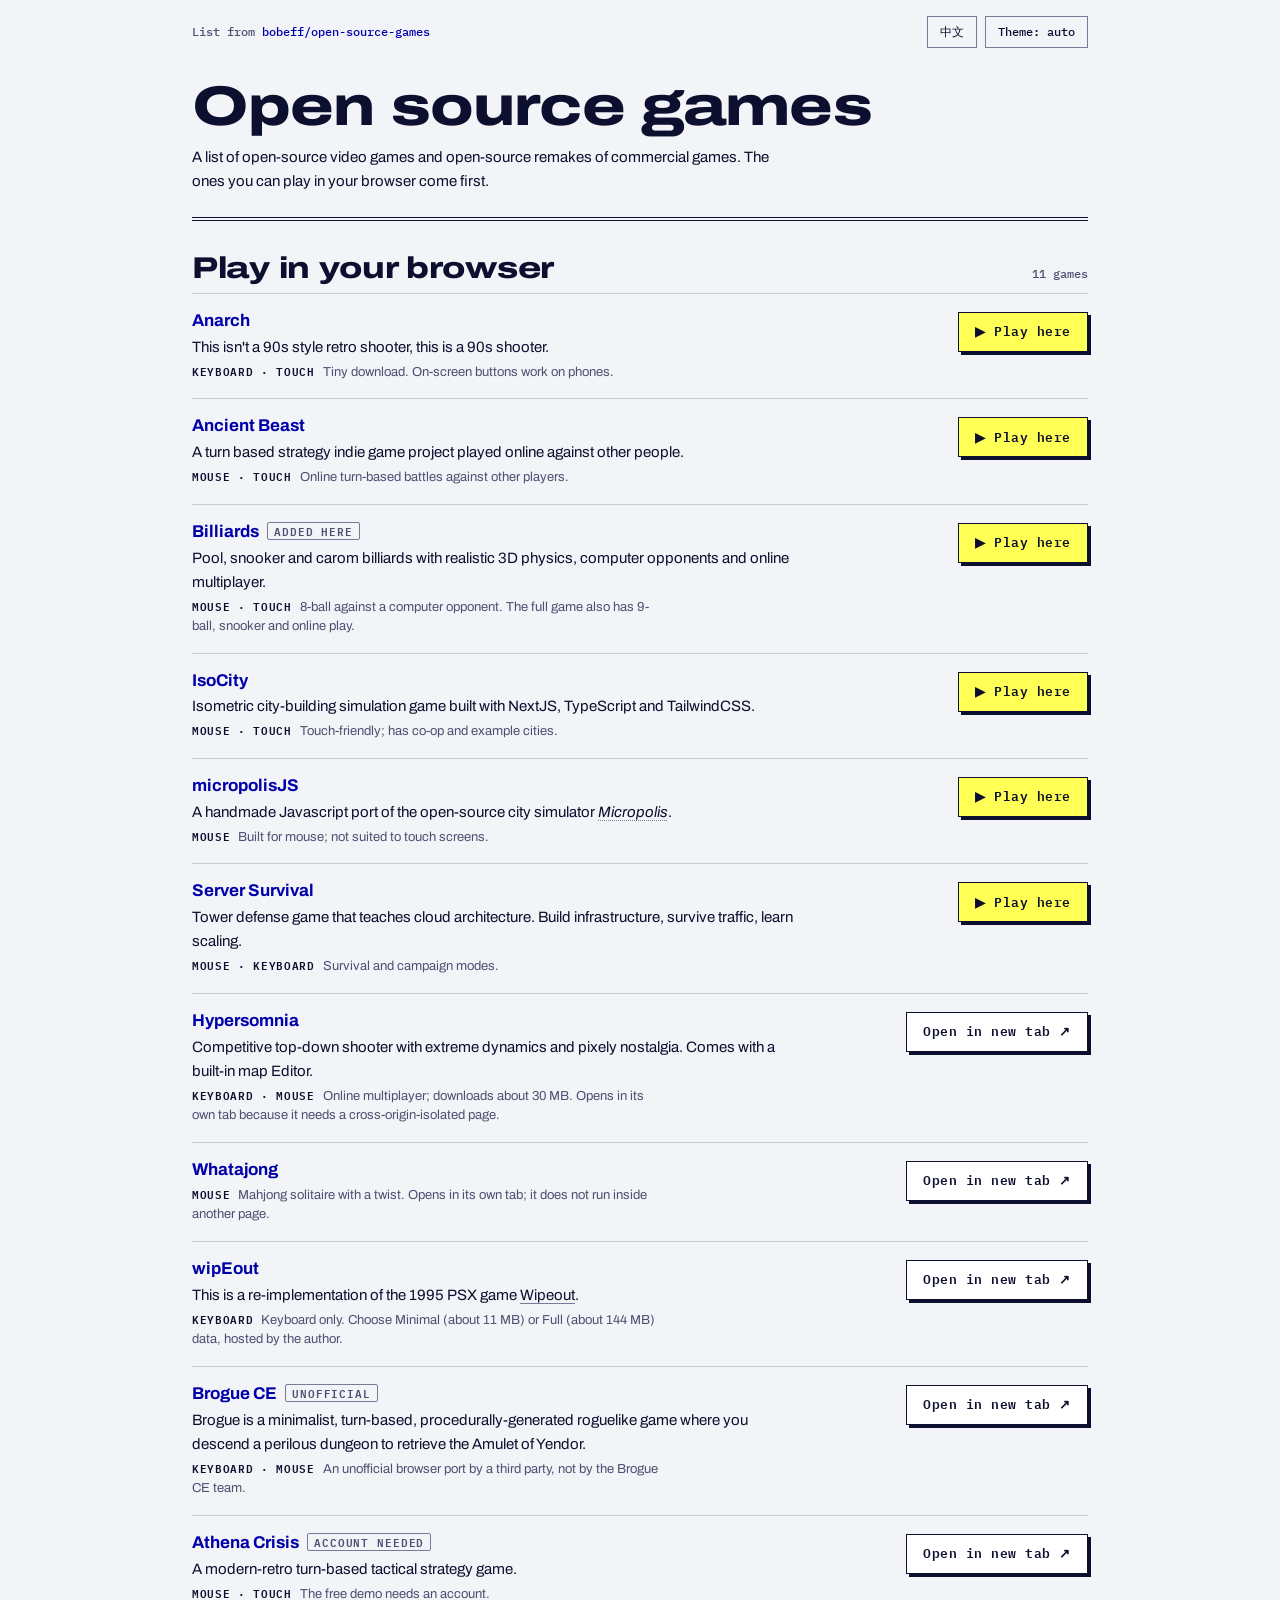
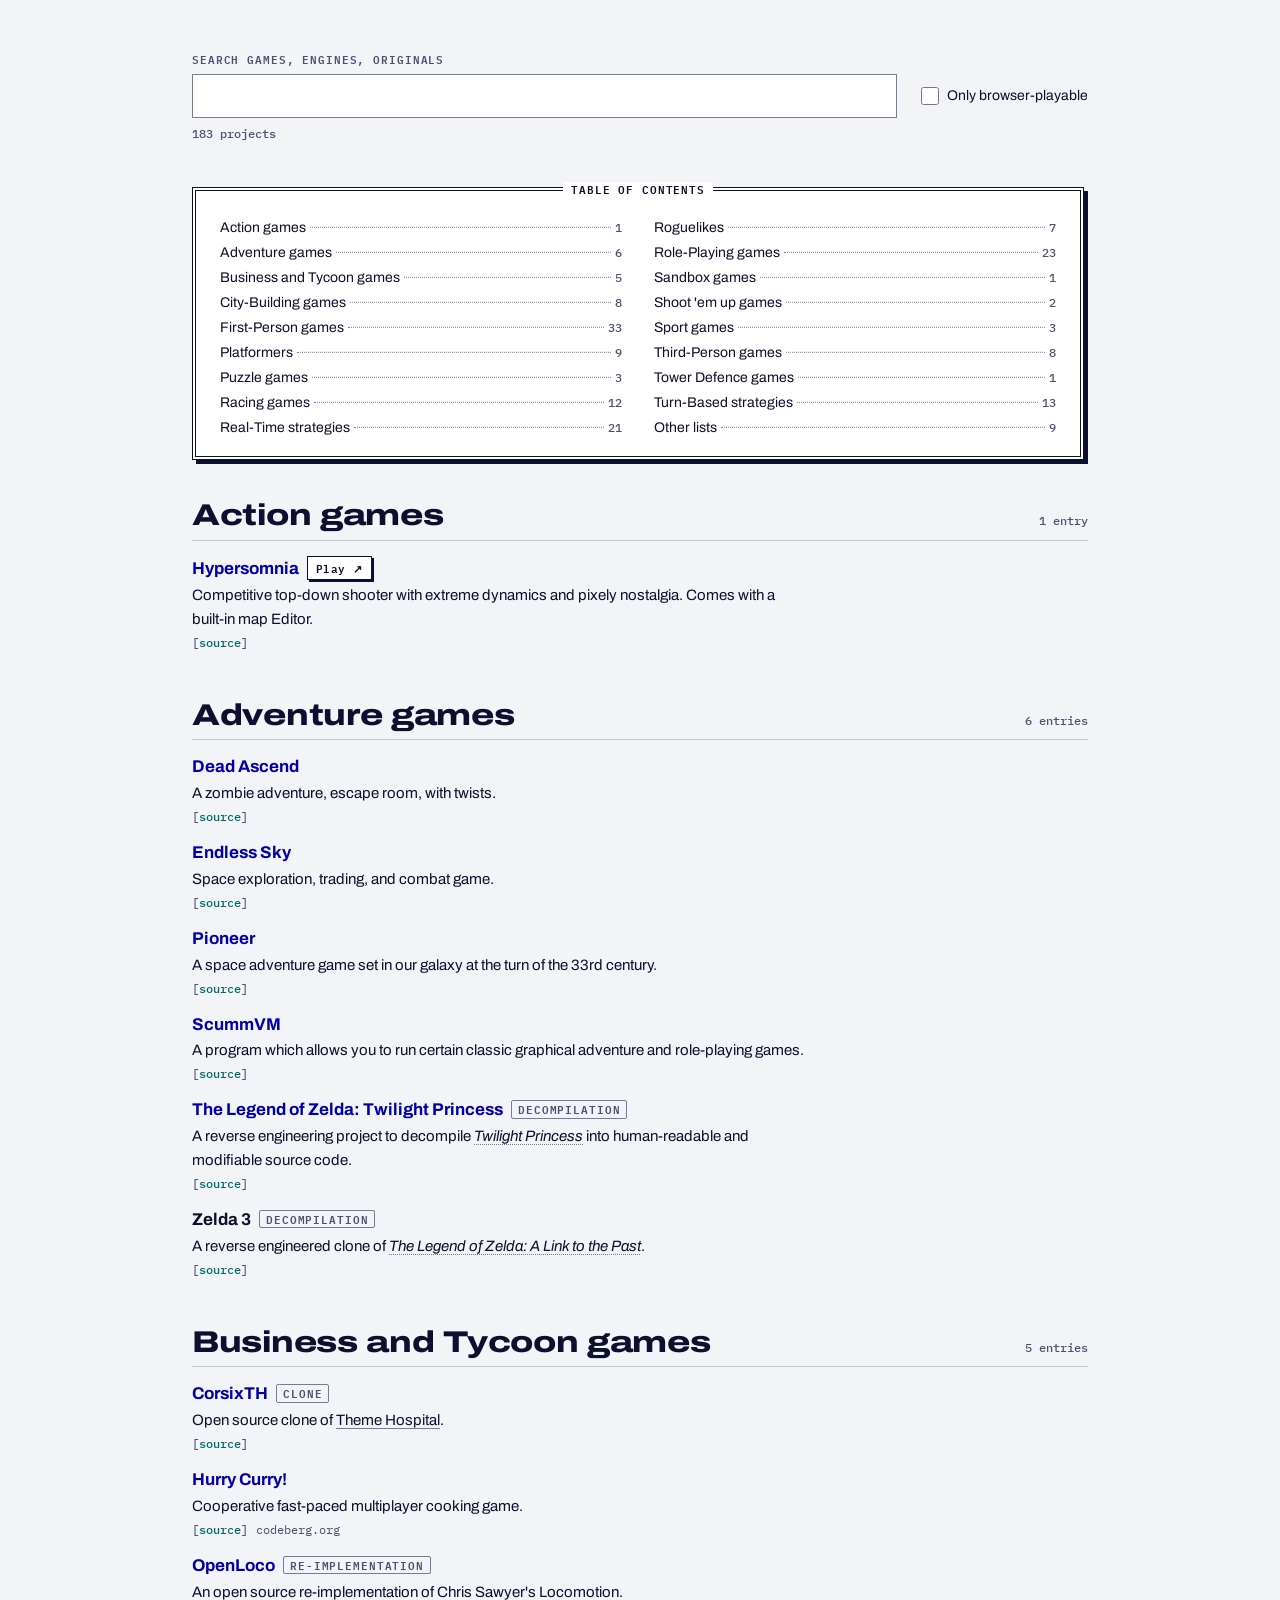
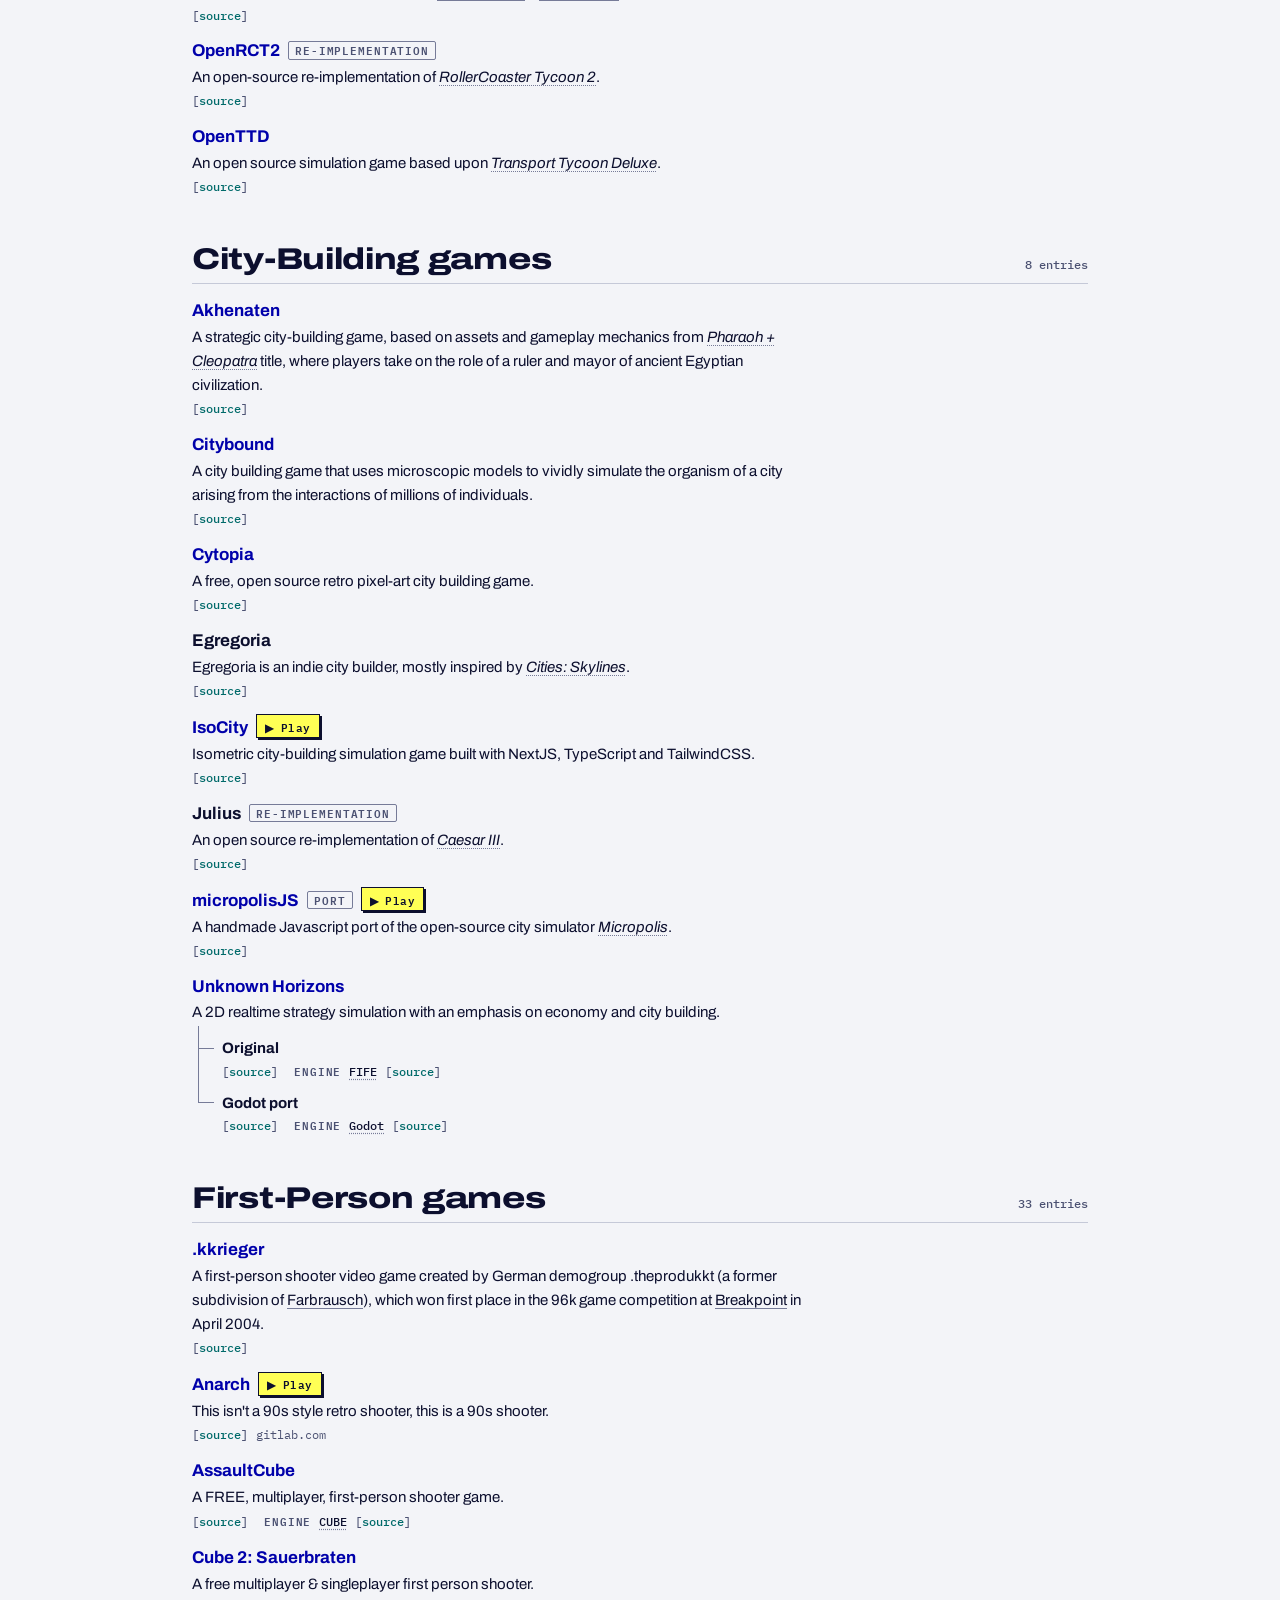
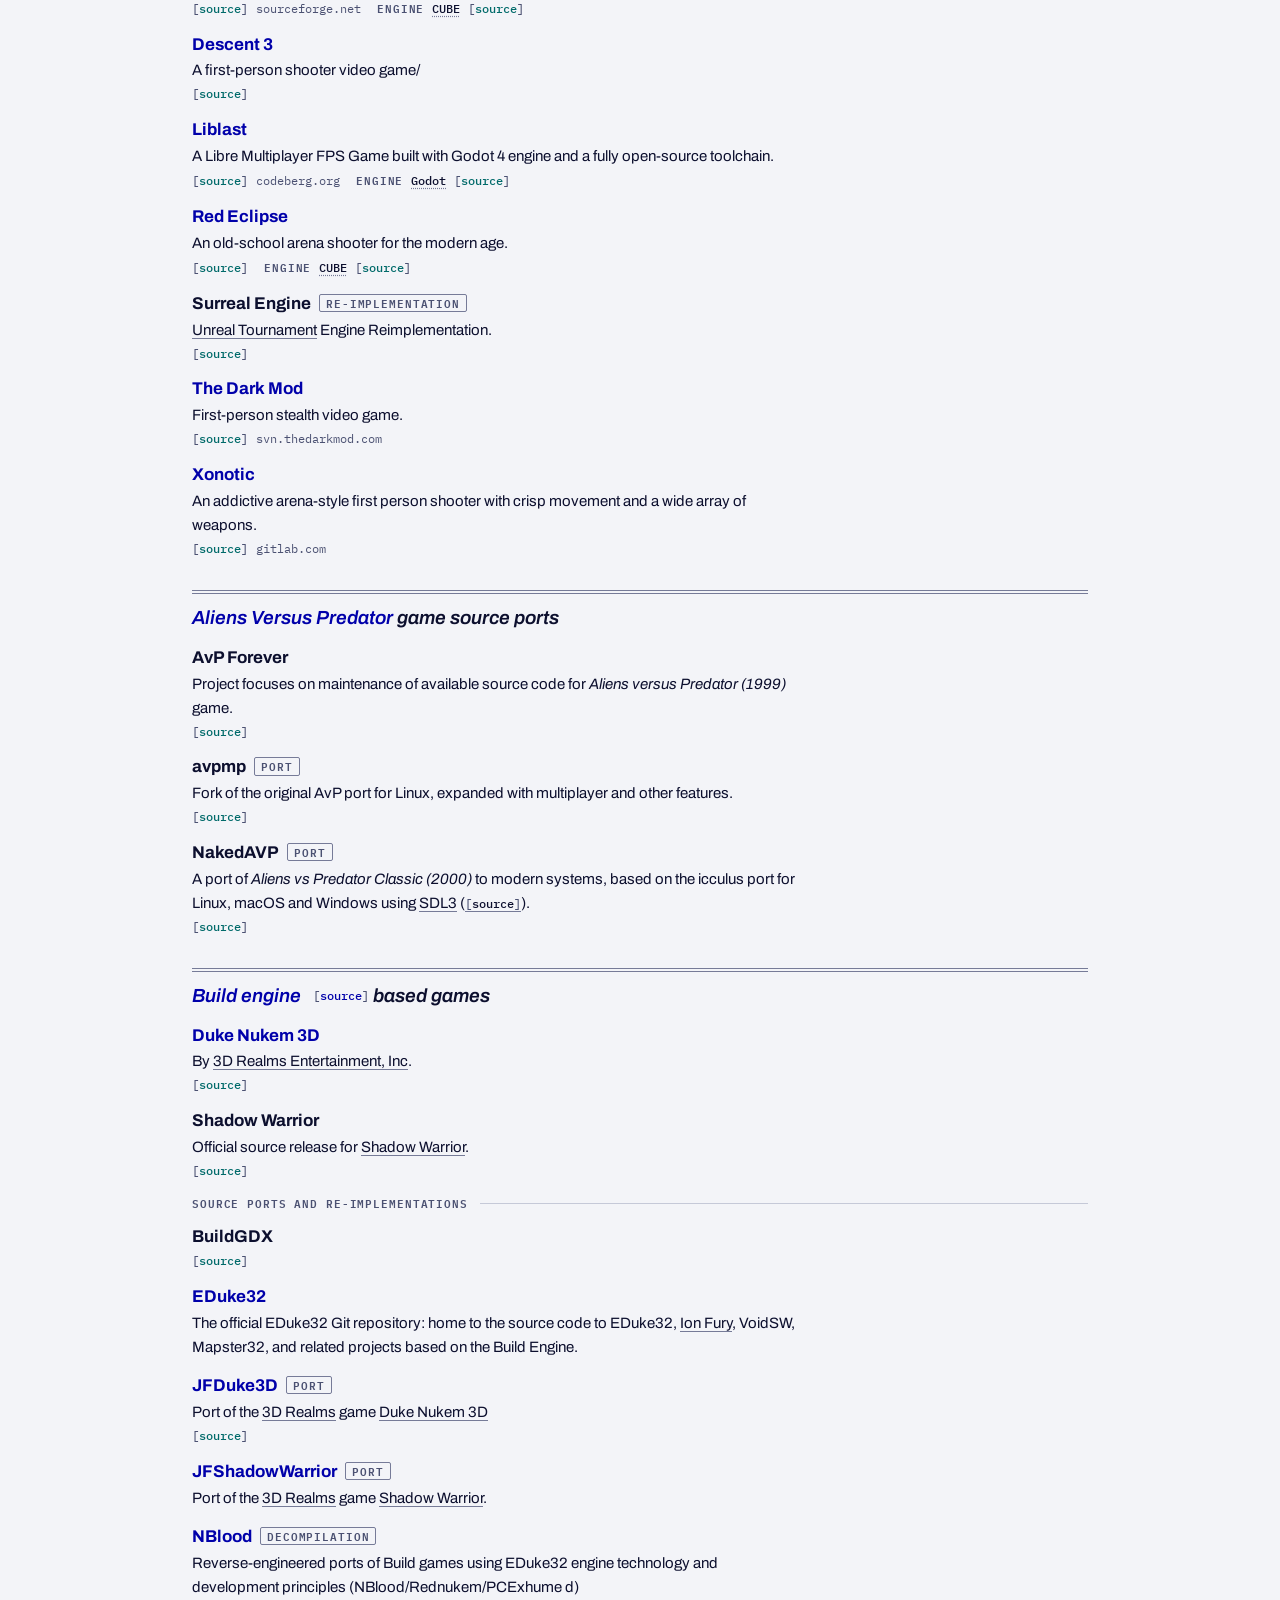
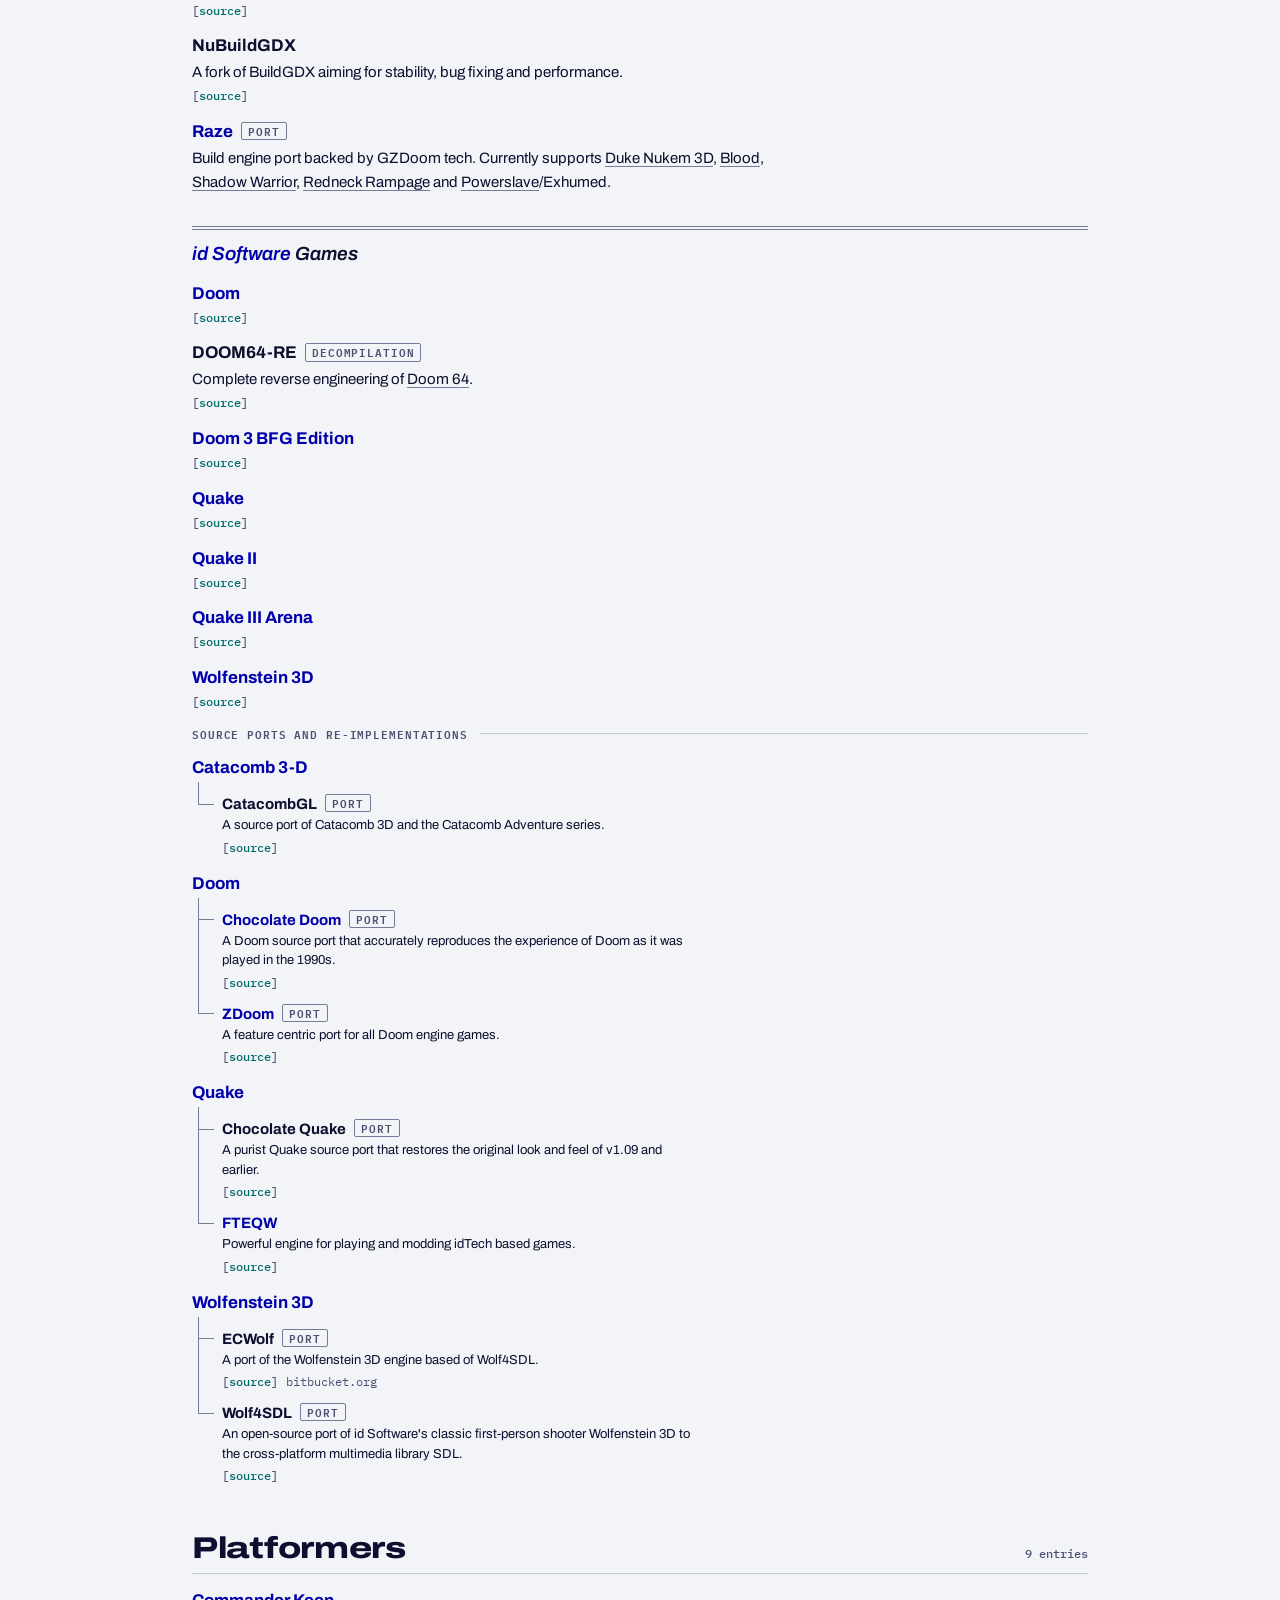
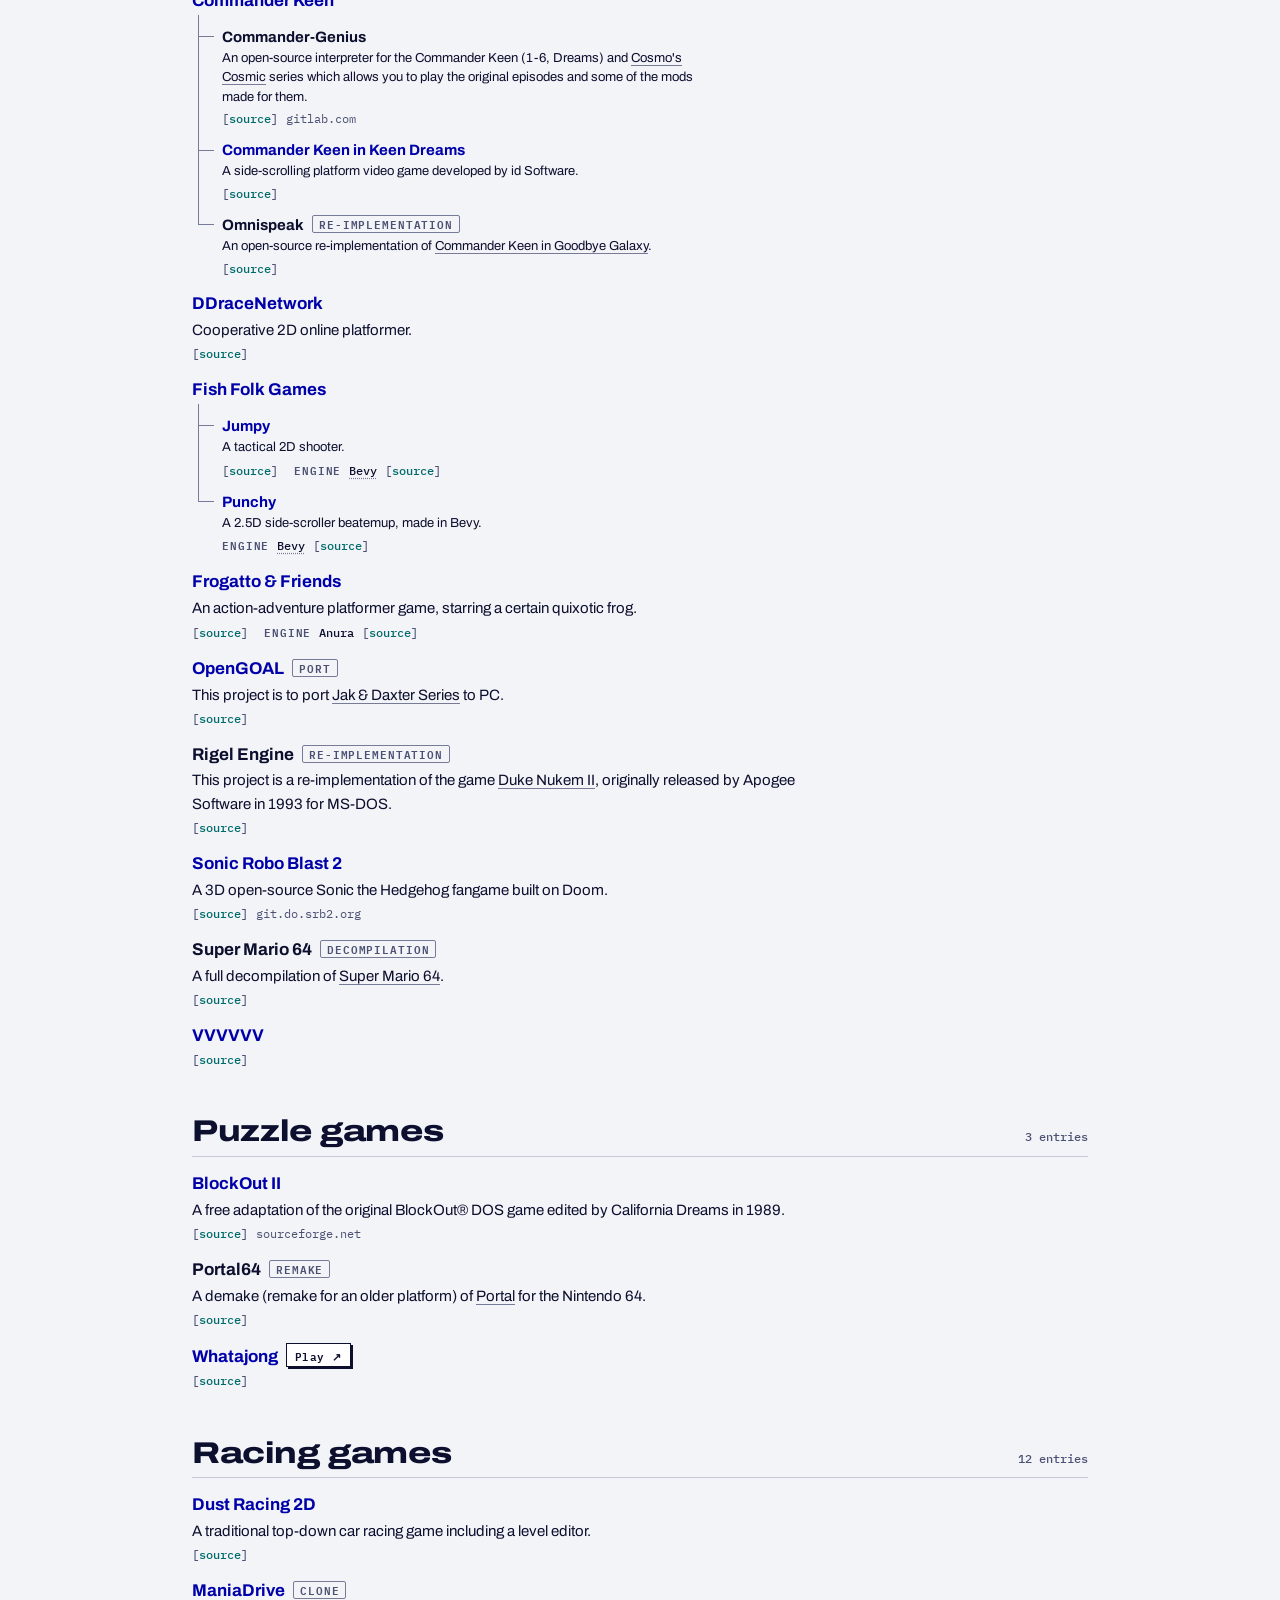
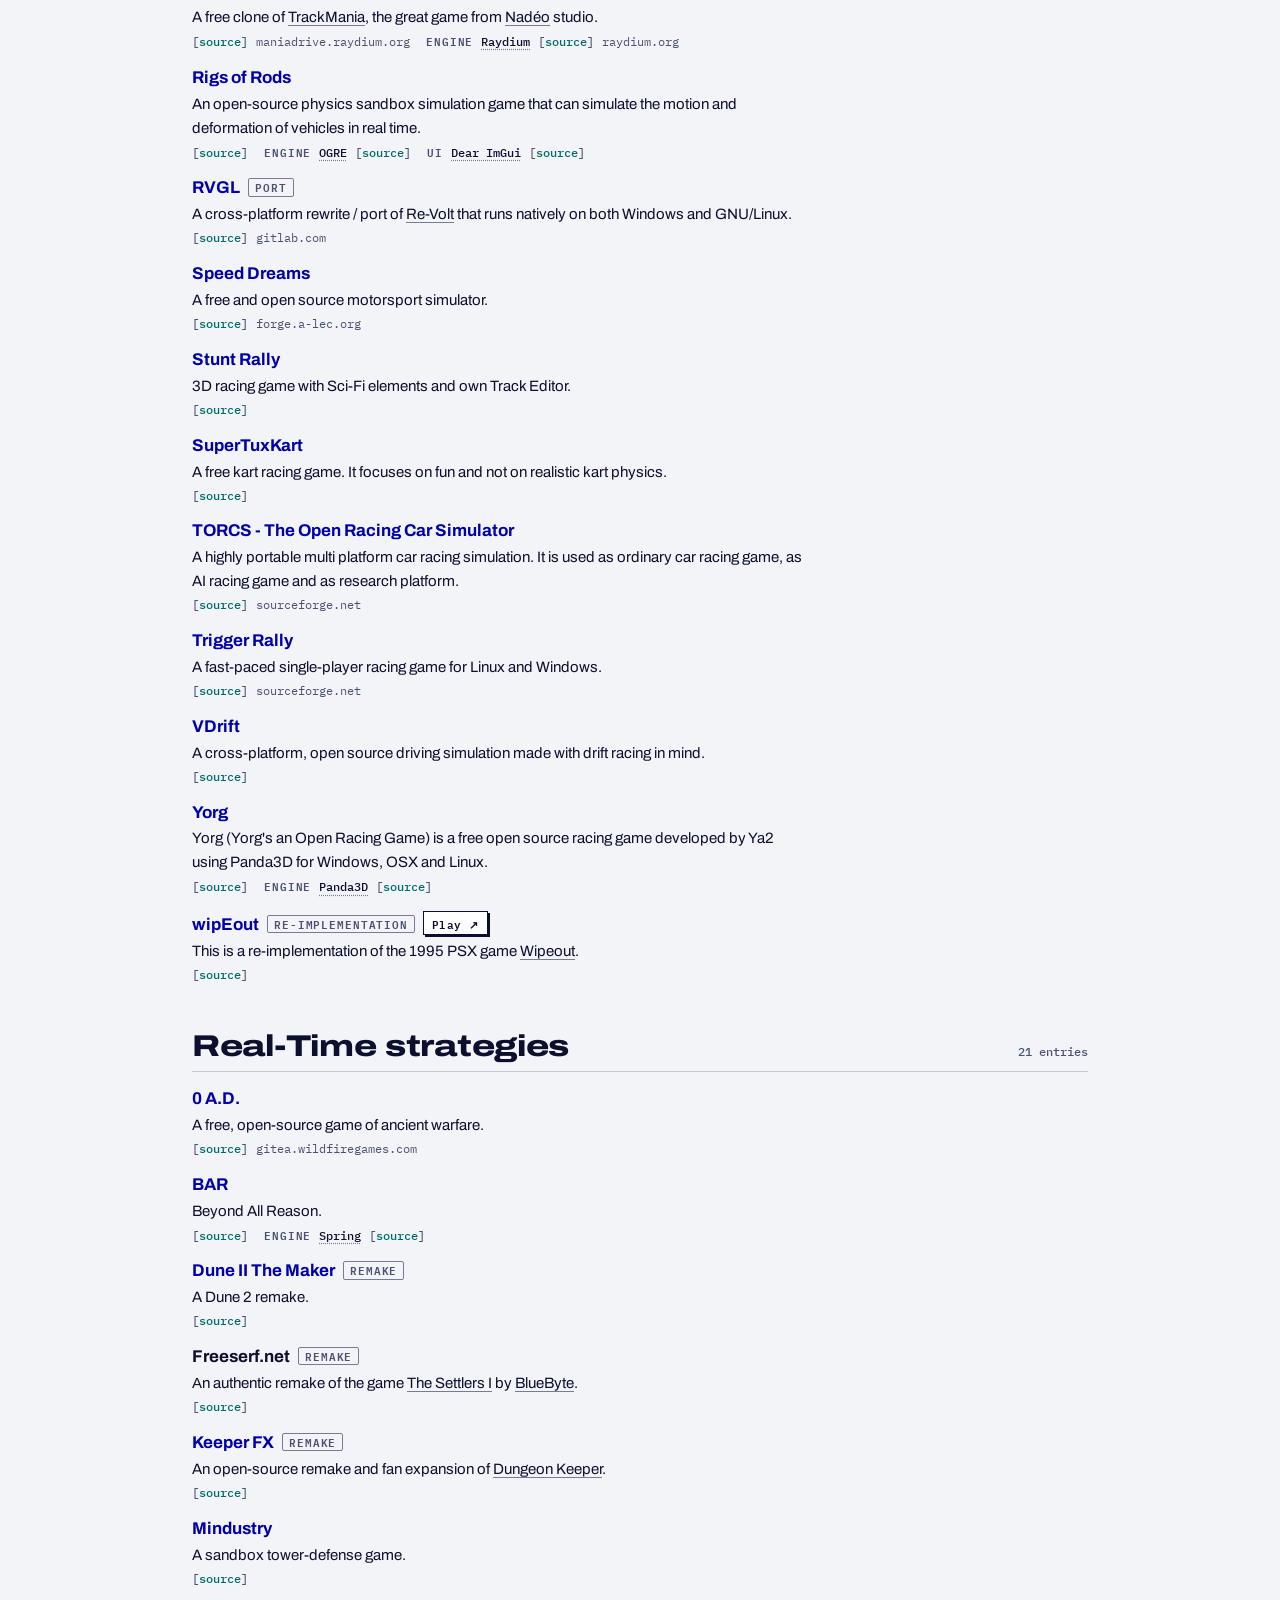
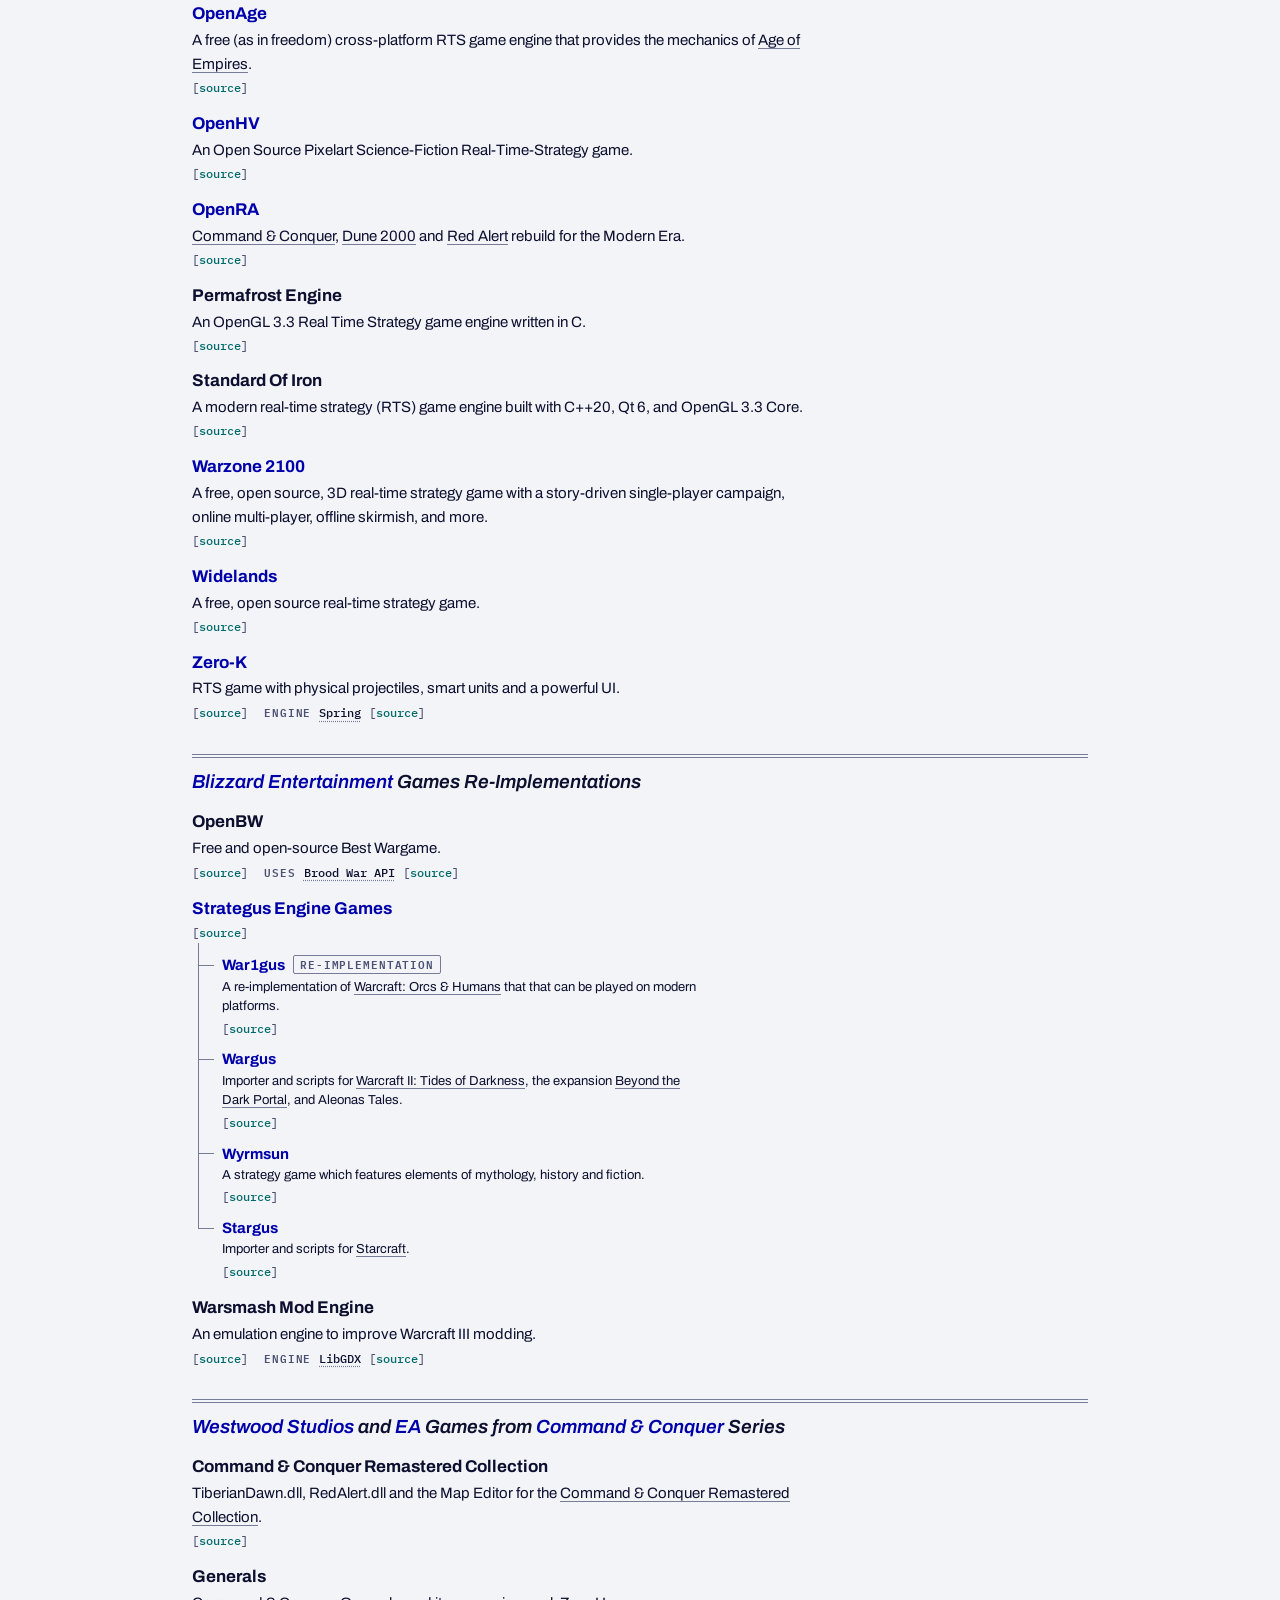
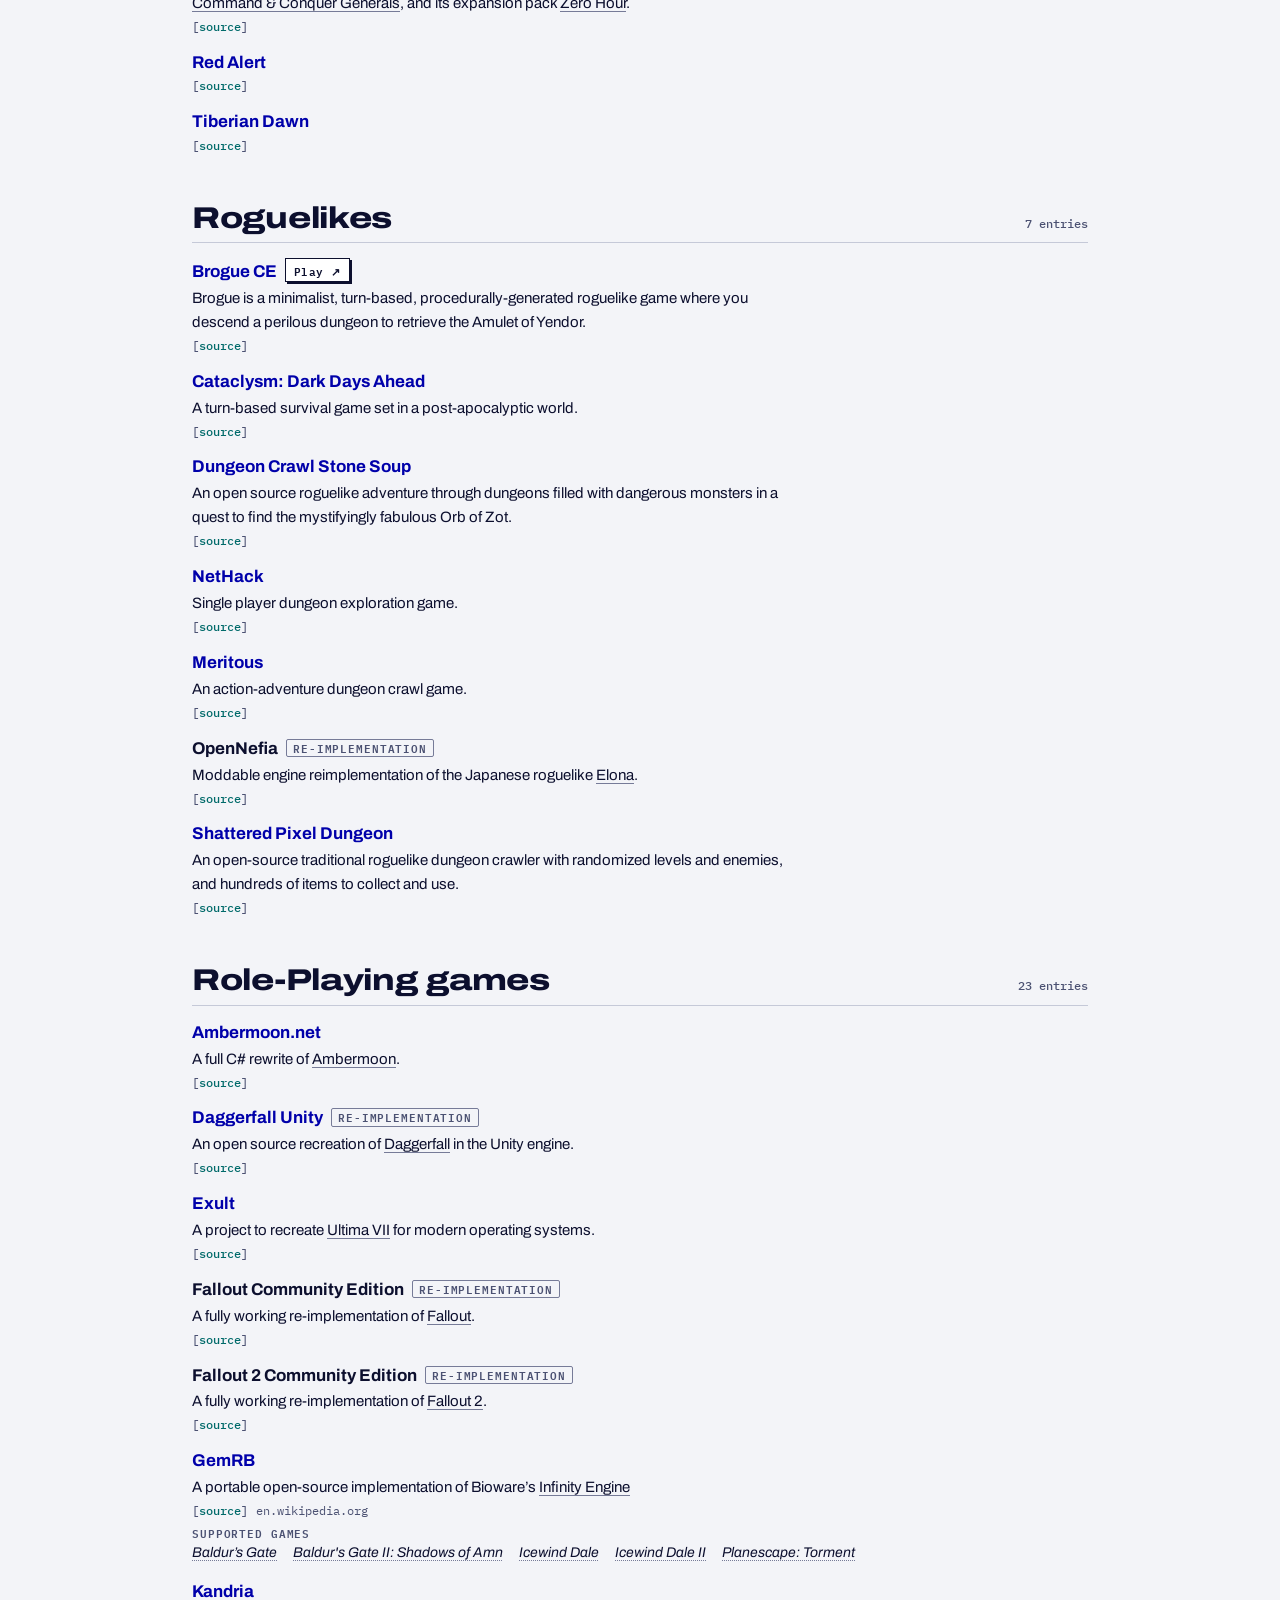
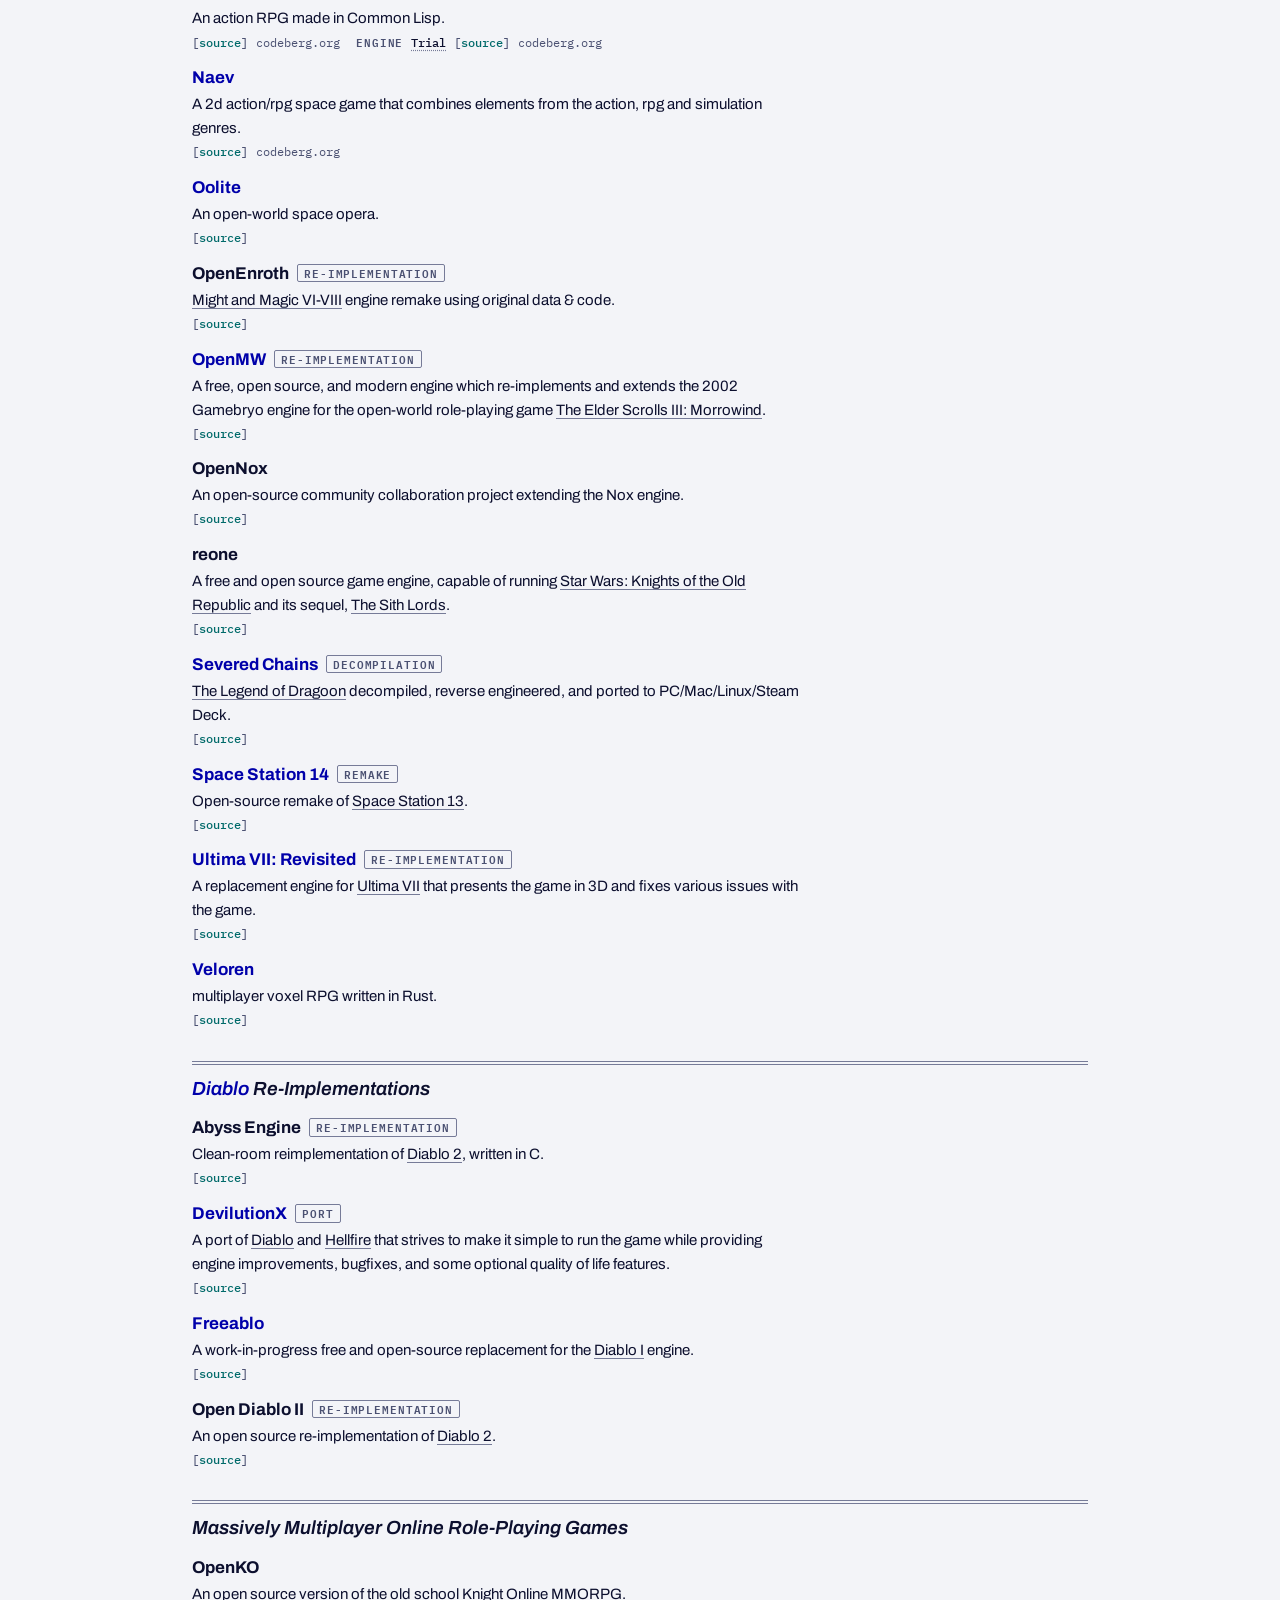
<file: public/index.html>
<!doctype html>
<html lang="zh-CN">
<head>
<meta charset="utf-8">
<meta name="viewport" content="width=device-width, initial-scale=1, viewport-fit=cover">
<title>开源游戏合集 · Open Source Games</title>
<meta name="description" content="精选开源游戏，以及商业经典游戏的开源重制。能在浏览器里直接玩的排在最前面。 A list of open-source video games and open-source remakes of commercial games. The ones you can play in your browser come first.">
<meta property="og:title" content="开源游戏合集 · Open Source Games">
<meta property="og:description" content="精选开源游戏，以及商业经典游戏的开源重制。能在浏览器里直接玩的排在最前面。 A list of open-source video games and open-source remakes of commercial games. The ones you can play in your browser come first.">
<meta property="og:type" content="website">
<meta name="theme-color" content="#0000aa">
<link rel="icon" href="favicon.svg" type="image/svg+xml">
<link rel="stylesheet" href="assets/fonts.css?v=7755c3fcc7">
<link rel="stylesheet" href="assets/tokens.css?v=7755c3fcc7">
<link rel="stylesheet" href="assets/osg.css?v=7755c3fcc7">
<link rel="stylesheet" href="assets/site.css?v=7755c3fcc7">
<script src="assets/boot.js?v=7755c3fcc7"></script>
<script src="assets/app.js?v=7755c3fcc7" defer></script>
</head>
<body class="osg-root">
<a class="skip" href="#catalog"><span class="l-zh" lang="zh-CN">跳到游戏目录</span><span class="l-en" lang="en">Skip to the catalog</span></a>
<div class="page">
<div class="topbar">
<p class="topbar-credit"><span class="l-zh" lang="zh-CN">清单来自</span><span class="l-en" lang="en">List from</span> <a href="https://github.com/bobeff/open-source-games">bobeff/open-source-games</a></p>
<div class="topbar-tools">
<button type="button" class="tool" id="lang-toggle" hidden><span class="l-zh" lang="en">English</span><span class="l-en" lang="zh-CN">中文</span></button>
<button type="button" class="tool" id="theme-toggle" hidden></button>
</div>
</div>
<header class="osg-header">
<h1 class="osg-header-title"><span class="l-zh" lang="zh-CN">开源游戏合集</span><span class="l-en" lang="en">Open source games</span></h1>
<p class="osg-header-intro"><span class="l-zh" lang="zh-CN">精选开源游戏，以及商业经典游戏的开源重制。能在浏览器里直接玩的排在最前面。</span><span class="l-en" lang="en">A list of open-source video games and open-source remakes of commercial games. The ones you can play in your browser come first.</span></p>
</header>
<noscript><p class="noscript"><span class="l-zh" lang="zh-CN">搜索、切换语言和主题、在本页内嵌游玩需要 JavaScript；所有链接仍可直接打开。</span><span class="l-en" lang="en">Search, language and theme switches and in-page play need JavaScript; every link still works.</span></p></noscript>
<section class="osg-genre play" id="play" aria-labelledby="play-h"><header class="osg-genre-head"><h2 class="osg-genre-title" id="play-h"><a href="#play"><span class="l-zh" lang="zh-CN">浏览器即玩</span><span class="l-en" lang="en">Play in your browser</span></a></h2><span class="osg-genre-count"><span class="l-zh" lang="zh-CN">11 款</span><span class="l-en" lang="en">11 games</span></span></header><ul class="play-list"><li class="play-row" data-id="anarch"><div class="play-info"><div class="osg-entry-head"><a class="osg-entry-title" href="https://drummyfish.gitlab.io/anarch">Anarch</a></div><p class="osg-entry-desc"><span class="l-zh" lang="zh-CN">这不是90年代风格的复古射击游戏，这就是一款90年代的射击游戏。</span><span class="l-en" lang="en">This isn&#x27;t a 90s style retro shooter, this is a 90s shooter.</span></p><p class="play-note"><span class="play-controls"><span class="l-zh" lang="zh-CN">键盘 · 触屏</span><span class="l-en" lang="en">Keyboard · Touch</span></span><span class="l-zh" lang="zh-CN">体积很小，手机上可用屏幕按键操作。</span><span class="l-en" lang="en">Tiny download. On-screen buttons work on phones.</span></p></div><div class="play-actions"><a class="osg-play" href="https://drummyfish.gitlab.io/anarch/bin/web/anarch.html" target="_blank" rel="noopener" data-play-id="anarch"><span class="l-zh" lang="zh-CN">▶ 开始玩</span><span class="l-en" lang="en">▶ Play here</span></a></div></li><li class="play-row" data-id="ancient-beast"><div class="play-info"><div class="osg-entry-head"><a class="osg-entry-title" href="https://ancientbeast.com">Ancient Beast</a></div><p class="osg-entry-desc"><span class="l-zh" lang="zh-CN">一款回合制策略独立游戏项目，可在线与其他玩家对战。</span><span class="l-en" lang="en">A turn based strategy indie game project played online against other people.</span></p><p class="play-note"><span class="play-controls"><span class="l-zh" lang="zh-CN">鼠标 · 触屏</span><span class="l-en" lang="en">Mouse · Touch</span></span><span class="l-zh" lang="zh-CN">在线回合制对战，对手是其他玩家。</span><span class="l-en" lang="en">Online turn-based battles against other players.</span></p></div><div class="play-actions"><a class="osg-play" href="https://ancientbeast.com/play/" target="_blank" rel="noopener" data-play-id="ancient-beast"><span class="l-zh" lang="zh-CN">▶ 开始玩</span><span class="l-en" lang="en">▶ Play here</span></a></div></li><li class="play-row" data-id="billiards"><div class="play-info"><div class="osg-entry-head"><a class="osg-entry-title" href="https://billiards.tailuge.workers.dev">Billiards</a><span class="osg-lineage"><span class="l-zh" lang="zh-CN">本站补充</span><span class="l-en" lang="en">Added here</span></span></div><p class="osg-entry-desc"><span class="l-zh" lang="zh-CN">物理效果逼真的 3D 台球：8 球、9 球、斯诺克和开伦，可以跟电脑或网友对打。</span><span class="l-en" lang="en">Pool, snooker and carom billiards with realistic 3D physics, computer opponents and online multiplayer.</span></p><p class="play-note"><span class="play-controls"><span class="l-zh" lang="zh-CN">鼠标 · 触屏</span><span class="l-en" lang="en">Mouse · Touch</span></span><span class="l-zh" lang="zh-CN">8 球，对手是电脑。完整游戏还有 9 球、斯诺克和在线对战。</span><span class="l-en" lang="en">8-ball against a computer opponent. The full game also has 9-ball, snooker and online play.</span></p></div><div class="play-actions"><a class="osg-play" href="https://billiards.tailuge.workers.dev/?ruletype=eightball&amp;bot=ClawBreak" target="_blank" rel="noopener" data-play-id="billiards"><span class="l-zh" lang="zh-CN">▶ 开始玩</span><span class="l-en" lang="en">▶ Play here</span></a></div></li><li class="play-row" data-id="isocity"><div class="play-info"><div class="osg-entry-head"><a class="osg-entry-title" href="https://iso-city.com">IsoCity</a></div><p class="osg-entry-desc"><span class="l-zh" lang="zh-CN">使用 NextJS、TypeScript 和 TailwindCSS 构建的等距视角城市建造模拟游戏。</span><span class="l-en" lang="en">Isometric city-building simulation game built with NextJS, TypeScript and TailwindCSS.</span></p><p class="play-note"><span class="play-controls"><span class="l-zh" lang="zh-CN">鼠标 · 触屏</span><span class="l-en" lang="en">Mouse · Touch</span></span><span class="l-zh" lang="zh-CN">支持触屏，有合作模式和示例城市。</span><span class="l-en" lang="en">Touch-friendly; has co-op and example cities.</span></p></div><div class="play-actions"><a class="osg-play" href="https://iso-city.com" target="_blank" rel="noopener" data-play-id="isocity"><span class="l-zh" lang="zh-CN">▶ 开始玩</span><span class="l-en" lang="en">▶ Play here</span></a></div></li><li class="play-row" data-id="micropolisjs"><div class="play-info"><div class="osg-entry-head"><a class="osg-entry-title" href="http://www.graememcc.co.uk/micropolisJS">micropolisJS</a></div><p class="osg-entry-desc"><span class="l-zh" lang="zh-CN">开源城市模拟器 <cite class="osg-orig"><a href="https://mvolution.itch.io/micropolis">Micropolis</a></cite> 的手工 Javascript 移植。</span><span class="l-en" lang="en">A handmade Javascript port of the open-source city simulator <cite class="osg-orig"><a href="https://mvolution.itch.io/micropolis">Micropolis</a></cite>.</span></p><p class="play-note"><span class="play-controls"><span class="l-zh" lang="zh-CN">鼠标</span><span class="l-en" lang="en">Mouse</span></span><span class="l-zh" lang="zh-CN">为鼠标设计，不适合触屏。</span><span class="l-en" lang="en">Built for mouse; not suited to touch screens.</span></p></div><div class="play-actions"><a class="osg-play" href="https://www.graememcc.co.uk/micropolisJS/" target="_blank" rel="noopener" data-play-id="micropolisjs"><span class="l-zh" lang="zh-CN">▶ 开始玩</span><span class="l-en" lang="en">▶ Play here</span></a></div></li><li class="play-row" data-id="server-survival"><div class="play-info"><div class="osg-entry-head"><a class="osg-entry-title" href="https://pshenok.github.io/server-survival">Server Survival</a></div><p class="osg-entry-desc"><span class="l-zh" lang="zh-CN">教授云架构的塔防游戏。搭建基础设施，扛住流量，学习扩容。</span><span class="l-en" lang="en">Tower defense game that teaches cloud architecture. Build infrastructure, survive traffic, learn scaling.</span></p><p class="play-note"><span class="play-controls"><span class="l-zh" lang="zh-CN">鼠标 · 键盘</span><span class="l-en" lang="en">Mouse · Keyboard</span></span><span class="l-zh" lang="zh-CN">有生存模式和战役模式。</span><span class="l-en" lang="en">Survival and campaign modes.</span></p></div><div class="play-actions"><a class="osg-play" href="https://pshenok.github.io/server-survival/" target="_blank" rel="noopener" data-play-id="server-survival"><span class="l-zh" lang="zh-CN">▶ 开始玩</span><span class="l-en" lang="en">▶ Play here</span></a></div></li><li class="play-row" data-id="hypersomnia"><div class="play-info"><div class="osg-entry-head"><a class="osg-entry-title" href="https://hypersomnia.io">Hypersomnia</a></div><p class="osg-entry-desc"><span class="l-zh" lang="zh-CN">节奏极快、带有像素怀旧风的竞技俯视角射击游戏，内置地图编辑器。</span><span class="l-en" lang="en">Competitive top-down shooter with extreme dynamics and pixely nostalgia. Comes with a built-in map Editor.</span></p><p class="play-note"><span class="play-controls"><span class="l-zh" lang="zh-CN">键盘 · 鼠标</span><span class="l-en" lang="en">Keyboard · Mouse</span></span><span class="l-zh" lang="zh-CN">在线多人；首次约下载 30 MB。需要独立页面运行，所以在新标签打开。</span><span class="l-en" lang="en">Online multiplayer; downloads about 30 MB. Opens in its own tab because it needs a cross-origin-isolated page.</span></p></div><div class="play-actions"><a class="osg-play osg-play--tab" href="https://play.hypersomnia.io/" target="_blank" rel="noopener"><span class="l-zh" lang="zh-CN">新标签打开 ↗</span><span class="l-en" lang="en">Open in new tab ↗</span></a></div></li><li class="play-row" data-id="whatajong"><div class="play-info"><div class="osg-entry-head"><a class="osg-entry-title" href="https://whatajong.com">Whatajong</a></div><p class="play-note"><span class="play-controls"><span class="l-zh" lang="zh-CN">鼠标</span><span class="l-en" lang="en">Mouse</span></span><span class="l-zh" lang="zh-CN">带新玩法的麻将接龙。它无法在别的网页里运行，所以在新标签打开。</span><span class="l-en" lang="en">Mahjong solitaire with a twist. Opens in its own tab; it does not run inside another page.</span></p></div><div class="play-actions"><a class="osg-play osg-play--tab" href="https://whatajong.com" target="_blank" rel="noopener"><span class="l-zh" lang="zh-CN">新标签打开 ↗</span><span class="l-en" lang="en">Open in new tab ↗</span></a></div></li><li class="play-row" data-id="wipeout"><div class="play-info"><div class="osg-entry-head"><a class="osg-entry-title" href="https://phoboslab.org/log/2023/08/rewriting-wipeout">wipEout</a></div><p class="osg-entry-desc"><span class="l-zh" lang="zh-CN">这是对1995年 PSX 游戏 <a href="https://en.wikipedia.org/wiki/Wipeout_(video_game)">Wipeout</a> 的重新实现。</span><span class="l-en" lang="en">This is a re-implementation of the 1995 PSX game <a href="https://en.wikipedia.org/wiki/Wipeout_(video_game)">Wipeout</a>.</span></p><p class="play-note"><span class="play-controls"><span class="l-zh" lang="zh-CN">键盘</span><span class="l-en" lang="en">Keyboard</span></span><span class="l-zh" lang="zh-CN">只能用键盘。可选精简版数据（约 11 MB）或完整版（约 144 MB），由作者托管。</span><span class="l-en" lang="en">Keyboard only. Choose Minimal (about 11 MB) or Full (about 144 MB) data, hosted by the author.</span></p></div><div class="play-actions"><a class="osg-play osg-play--tab" href="https://phoboslab.org/wipegame/" target="_blank" rel="noopener"><span class="l-zh" lang="zh-CN">新标签打开 ↗</span><span class="l-en" lang="en">Open in new tab ↗</span></a></div></li><li class="play-row" data-id="brogue-ce"><div class="play-info"><div class="osg-entry-head"><a class="osg-entry-title" href="https://sites.google.com/site/broguegame/">Brogue CE</a><span class="osg-lineage"><span class="l-zh" lang="zh-CN">非官方</span><span class="l-en" lang="en">Unofficial</span></span></div><p class="osg-entry-desc"><span class="l-zh" lang="zh-CN">Brogue 是一款极简、回合制、程序生成的 Roguelike 游戏，玩家深入险恶地牢，寻回 Amulet of Yendor。</span><span class="l-en" lang="en">Brogue is a minimalist, turn-based, procedurally-generated roguelike game where you descend a perilous dungeon to retrieve the Amulet of Yendor.</span></p><p class="play-note"><span class="play-controls"><span class="l-zh" lang="zh-CN">键盘 · 鼠标</span><span class="l-en" lang="en">Keyboard · Mouse</span></span><span class="l-zh" lang="zh-CN">第三方做的非官方网页移植，不是 Brogue CE 团队发布的。</span><span class="l-en" lang="en">An unofficial browser port by a third party, not by the Brogue CE team.</span></p></div><div class="play-actions"><a class="osg-play osg-play--tab" href="https://brturn.github.io/BrogueCE/" target="_blank" rel="noopener"><span class="l-zh" lang="zh-CN">新标签打开 ↗</span><span class="l-en" lang="en">Open in new tab ↗</span></a></div></li><li class="play-row" data-id="athena-crisis"><div class="play-info"><div class="osg-entry-head"><a class="osg-entry-title" href="https://athenacrisis.com">Athena Crisis</a><span class="osg-lineage"><span class="l-zh" lang="zh-CN">需注册</span><span class="l-en" lang="en">Account needed</span></span></div><p class="osg-entry-desc"><span class="l-zh" lang="zh-CN">一款现代复古风格的回合制战术策略游戏。</span><span class="l-en" lang="en">A modern-retro turn-based tactical strategy game.</span></p><p class="play-note"><span class="play-controls"><span class="l-zh" lang="zh-CN">鼠标 · 触屏</span><span class="l-en" lang="en">Mouse · Touch</span></span><span class="l-zh" lang="zh-CN">免费试玩需要注册账号。</span><span class="l-en" lang="en">The free demo needs an account.</span></p></div><div class="play-actions"><a class="osg-play osg-play--tab" href="https://app.athenacrisis.com/register" target="_blank" rel="noopener"><span class="l-zh" lang="zh-CN">新标签打开 ↗</span><span class="l-en" lang="en">Open in new tab ↗</span></a></div></li></ul></section>
<div class="finder" role="search">
<label class="finder-label" for="q"><span class="l-zh" lang="zh-CN">搜索游戏、引擎或原作</span><span class="l-en" lang="en">Search games, engines, originals</span></label>
<div class="finder-row">
<input class="finder-input" id="q" type="search" autocomplete="off" spellcheck="false">
<label class="finder-check" for="only-play"><input type="checkbox" id="only-play"><span class="l-zh" lang="zh-CN">只看能直接玩的</span><span class="l-en" lang="en">Only browser-playable</span></label>
</div>
<p class="finder-count" id="count" aria-live="polite"></p>
</div>
<nav class="osg-toc" aria-labelledby="toc-title"><p class="osg-toc-title" id="toc-title"><span class="l-zh" lang="zh-CN">目录</span><span class="l-en" lang="en">Table of contents</span></p><ol class="osg-toc-list"><li class="osg-toc-item"><a class="osg-toc-link" href="#action-games"><span class="osg-toc-name"><span class="l-zh" lang="zh-CN">动作</span><span class="l-en" lang="en">Action games</span></span><span class="osg-toc-dots" aria-hidden="true"></span><span class="osg-toc-count">1</span></a></li><li class="osg-toc-item"><a class="osg-toc-link" href="#adventure-games"><span class="osg-toc-name"><span class="l-zh" lang="zh-CN">冒险</span><span class="l-en" lang="en">Adventure games</span></span><span class="osg-toc-dots" aria-hidden="true"></span><span class="osg-toc-count">6</span></a></li><li class="osg-toc-item"><a class="osg-toc-link" href="#business-and-tycoon-games"><span class="osg-toc-name"><span class="l-zh" lang="zh-CN">经营与模拟大亨</span><span class="l-en" lang="en">Business and Tycoon games</span></span><span class="osg-toc-dots" aria-hidden="true"></span><span class="osg-toc-count">5</span></a></li><li class="osg-toc-item"><a class="osg-toc-link" href="#city-building-games"><span class="osg-toc-name"><span class="l-zh" lang="zh-CN">城市建造</span><span class="l-en" lang="en">City-Building games</span></span><span class="osg-toc-dots" aria-hidden="true"></span><span class="osg-toc-count">8</span></a></li><li class="osg-toc-item"><a class="osg-toc-link" href="#first-person-games"><span class="osg-toc-name"><span class="l-zh" lang="zh-CN">第一人称</span><span class="l-en" lang="en">First-Person games</span></span><span class="osg-toc-dots" aria-hidden="true"></span><span class="osg-toc-count">33</span></a></li><li class="osg-toc-item"><a class="osg-toc-link" href="#platformers"><span class="osg-toc-name"><span class="l-zh" lang="zh-CN">平台跳跃</span><span class="l-en" lang="en">Platformers</span></span><span class="osg-toc-dots" aria-hidden="true"></span><span class="osg-toc-count">9</span></a></li><li class="osg-toc-item"><a class="osg-toc-link" href="#puzzle-games"><span class="osg-toc-name"><span class="l-zh" lang="zh-CN">益智</span><span class="l-en" lang="en">Puzzle games</span></span><span class="osg-toc-dots" aria-hidden="true"></span><span class="osg-toc-count">3</span></a></li><li class="osg-toc-item"><a class="osg-toc-link" href="#racing-games"><span class="osg-toc-name"><span class="l-zh" lang="zh-CN">竞速</span><span class="l-en" lang="en">Racing games</span></span><span class="osg-toc-dots" aria-hidden="true"></span><span class="osg-toc-count">12</span></a></li><li class="osg-toc-item"><a class="osg-toc-link" href="#real-time-strategies"><span class="osg-toc-name"><span class="l-zh" lang="zh-CN">即时战略</span><span class="l-en" lang="en">Real-Time strategies</span></span><span class="osg-toc-dots" aria-hidden="true"></span><span class="osg-toc-count">21</span></a></li><li class="osg-toc-item"><a class="osg-toc-link" href="#roguelikes"><span class="osg-toc-name"><span class="l-zh" lang="zh-CN">Roguelike</span><span class="l-en" lang="en">Roguelikes</span></span><span class="osg-toc-dots" aria-hidden="true"></span><span class="osg-toc-count">7</span></a></li><li class="osg-toc-item"><a class="osg-toc-link" href="#role-playing-games"><span class="osg-toc-name"><span class="l-zh" lang="zh-CN">角色扮演</span><span class="l-en" lang="en">Role-Playing games</span></span><span class="osg-toc-dots" aria-hidden="true"></span><span class="osg-toc-count">23</span></a></li><li class="osg-toc-item"><a class="osg-toc-link" href="#sandbox-games"><span class="osg-toc-name"><span class="l-zh" lang="zh-CN">沙盒</span><span class="l-en" lang="en">Sandbox games</span></span><span class="osg-toc-dots" aria-hidden="true"></span><span class="osg-toc-count">1</span></a></li><li class="osg-toc-item"><a class="osg-toc-link" href="#shoot-em-up-games"><span class="osg-toc-name"><span class="l-zh" lang="zh-CN">射击（STG）</span><span class="l-en" lang="en">Shoot &#x27;em up games</span></span><span class="osg-toc-dots" aria-hidden="true"></span><span class="osg-toc-count">2</span></a></li><li class="osg-toc-item"><a class="osg-toc-link" href="#sport-games"><span class="osg-toc-name"><span class="l-zh" lang="zh-CN">体育</span><span class="l-en" lang="en">Sport games</span></span><span class="osg-toc-dots" aria-hidden="true"></span><span class="osg-toc-count">3</span></a></li><li class="osg-toc-item"><a class="osg-toc-link" href="#third-person-games"><span class="osg-toc-name"><span class="l-zh" lang="zh-CN">第三人称</span><span class="l-en" lang="en">Third-Person games</span></span><span class="osg-toc-dots" aria-hidden="true"></span><span class="osg-toc-count">8</span></a></li><li class="osg-toc-item"><a class="osg-toc-link" href="#tower-defence-games"><span class="osg-toc-name"><span class="l-zh" lang="zh-CN">塔防</span><span class="l-en" lang="en">Tower Defence games</span></span><span class="osg-toc-dots" aria-hidden="true"></span><span class="osg-toc-count">1</span></a></li><li class="osg-toc-item"><a class="osg-toc-link" href="#turn-based-strategies"><span class="osg-toc-name"><span class="l-zh" lang="zh-CN">回合制策略</span><span class="l-en" lang="en">Turn-Based strategies</span></span><span class="osg-toc-dots" aria-hidden="true"></span><span class="osg-toc-count">13</span></a></li><li class="osg-toc-item"><a class="osg-toc-link" href="#other-lists"><span class="osg-toc-name"><span class="l-zh" lang="zh-CN">其他清单</span><span class="l-en" lang="en">Other lists</span></span><span class="osg-toc-dots" aria-hidden="true"></span><span class="osg-toc-count">9</span></a></li></ol></nav>
<main id="catalog" class="catalog" tabindex="-1">
<section class="osg-genre" id="action-games" aria-labelledby="action-games-h"><header class="osg-genre-head"><h2 class="osg-genre-title" id="action-games-h"><a href="#action-games"><span class="l-zh" lang="zh-CN">动作</span><span class="l-en" lang="en">Action games</span></a></h2><span class="osg-genre-count"><span class="l-zh" lang="zh-CN">1 个</span><span class="l-en" lang="en">1 entry</span></span></header><ul class="osg-entries"><li class="osg-entry" id="g-hypersomnia" data-search="hypersomnia competitive top-down shooter with extreme dynamics and pixely nostalgia. comes with a built-in map editor. 节奏极快、带有像素怀旧风的竞技俯视角射击游戏,内置地图编辑器。 action games 动作" data-play="1"><div class="osg-entry-head"><a class="osg-entry-title" href="https://hypersomnia.io">Hypersomnia</a><a class="osg-play osg-play--sm osg-play--tab" href="https://play.hypersomnia.io/" target="_blank" rel="noopener"><span class="l-zh" lang="zh-CN">玩 ↗</span><span class="l-en" lang="en">Play ↗</span></a></div><p class="osg-entry-desc"><span class="l-zh" lang="zh-CN">节奏极快、带有像素怀旧风的竞技俯视角射击游戏，内置地图编辑器。</span><span class="l-en" lang="en">Competitive top-down shooter with extreme dynamics and pixely nostalgia. Comes with a built-in map Editor.</span></p><div class="osg-entry-meta"><a class="osg-source" href="https://github.com/TeamHypersomnia/Hypersomnia" title="Source code on github.com"><span class="osg-source-bracket" aria-hidden="true">[</span><span class="osg-source-word"><span class="l-zh" lang="zh-CN">源码</span><span class="l-en" lang="en">source</span></span><span class="osg-source-bracket" aria-hidden="true">]</span></a></div></li></ul></section>
<section class="osg-genre" id="adventure-games" aria-labelledby="adventure-games-h"><header class="osg-genre-head"><h2 class="osg-genre-title" id="adventure-games-h"><a href="#adventure-games"><span class="l-zh" lang="zh-CN">冒险</span><span class="l-en" lang="en">Adventure games</span></a></h2><span class="osg-genre-count"><span class="l-zh" lang="zh-CN">6 个</span><span class="l-en" lang="en">6 entries</span></span></header><ul class="osg-entries"><li class="osg-entry" id="g-dead-ascend" data-search="dead ascend a zombie adventure, escape room, with twists. 一款僵尸冒险密室逃脱游戏,剧情多有转折。 adventure games 冒险"><div class="osg-entry-head"><a class="osg-entry-title" href="https://blackgrain.dk/games/deadascend">Dead Ascend</a></div><p class="osg-entry-desc"><span class="l-zh" lang="zh-CN">一款僵尸冒险密室逃脱游戏，剧情多有转折。</span><span class="l-en" lang="en">A zombie adventure, escape room, with twists.</span></p><div class="osg-entry-meta"><a class="osg-source" href="https://github.com/larpon/DeadAscend" title="Source code on github.com"><span class="osg-source-bracket" aria-hidden="true">[</span><span class="osg-source-word"><span class="l-zh" lang="zh-CN">源码</span><span class="l-en" lang="en">source</span></span><span class="osg-source-bracket" aria-hidden="true">]</span></a></div></li><li class="osg-entry" id="g-endless-sky" data-search="endless sky space exploration, trading, and combat game. 太空探索、贸易与战斗游戏。 adventure games 冒险"><div class="osg-entry-head"><a class="osg-entry-title" href="https://endless-sky.github.io">Endless Sky</a></div><p class="osg-entry-desc"><span class="l-zh" lang="zh-CN">太空探索、贸易与战斗游戏。</span><span class="l-en" lang="en">Space exploration, trading, and combat game.</span></p><div class="osg-entry-meta"><a class="osg-source" href="https://github.com/endless-sky/endless-sky" title="Source code on github.com"><span class="osg-source-bracket" aria-hidden="true">[</span><span class="osg-source-word"><span class="l-zh" lang="zh-CN">源码</span><span class="l-en" lang="en">source</span></span><span class="osg-source-bracket" aria-hidden="true">]</span></a></div></li><li class="osg-entry" id="g-pioneer" data-search="pioneer a space adventure game set in our galaxy at the turn of the 33rd century. 一款以33世纪之交的银河系为背景的太空冒险游戏。 adventure games 冒险"><div class="osg-entry-head"><a class="osg-entry-title" href="https://pioneerspacesim.net">Pioneer</a></div><p class="osg-entry-desc"><span class="l-zh" lang="zh-CN">一款以33世纪之交的银河系为背景的太空冒险游戏。</span><span class="l-en" lang="en">A space adventure game set in our galaxy at the turn of the 33rd century.</span></p><div class="osg-entry-meta"><a class="osg-source" href="https://github.com/pioneerspacesim/pioneer" title="Source code on github.com"><span class="osg-source-bracket" aria-hidden="true">[</span><span class="osg-source-word"><span class="l-zh" lang="zh-CN">源码</span><span class="l-en" lang="en">source</span></span><span class="osg-source-bracket" aria-hidden="true">]</span></a></div></li><li class="osg-entry" id="g-scummvm" data-search="scummvm a program which allows you to run certain classic graphical adventure and role-playing games. 一个可以运行某些经典图形冒险和角色扮演游戏的程序。 adventure games 冒险"><div class="osg-entry-head"><a class="osg-entry-title" href="https://www.scummvm.org">ScummVM</a></div><p class="osg-entry-desc"><span class="l-zh" lang="zh-CN">一个可以运行某些经典图形冒险和角色扮演游戏的程序。</span><span class="l-en" lang="en">A program which allows you to run certain classic graphical adventure and role-playing games.</span></p><div class="osg-entry-meta"><a class="osg-source" href="https://github.com/scummvm/scummvm" title="Source code on github.com"><span class="osg-source-bracket" aria-hidden="true">[</span><span class="osg-source-word"><span class="l-zh" lang="zh-CN">源码</span><span class="l-en" lang="en">source</span></span><span class="osg-source-bracket" aria-hidden="true">]</span></a></div></li><li class="osg-entry" id="g-the-legend-of-zelda-twilight-princess" data-search="the legend of zelda: twilight princess a reverse engineering project to decompile twilight princess into human-readable and modifiable source code. 一个逆向工程项目,将 twilight princess 反编译为人类可读、可修改的源代码。 adventure games 冒险"><div class="osg-entry-head"><a class="osg-entry-title" href="https://zsrtp.link">The Legend of Zelda: Twilight Princess</a><span class="osg-lineage" data-kind="decompilation"><span class="l-zh" lang="zh-CN">反编译</span><span class="l-en" lang="en">decompilation</span></span></div><p class="osg-entry-desc"><span class="l-zh" lang="zh-CN">一个逆向工程项目，将 <cite class="osg-orig"><a href="https://en.wikipedia.org/wiki/The_Legend_of_Zelda:_Twilight_Princess">Twilight Princess</a></cite> 反编译为人类可读、可修改的源代码。</span><span class="l-en" lang="en">A reverse engineering project to decompile <cite class="osg-orig"><a href="https://en.wikipedia.org/wiki/The_Legend_of_Zelda:_Twilight_Princess">Twilight Princess</a></cite> into human-readable and modifiable source code.</span></p><div class="osg-entry-meta"><a class="osg-source" href="https://github.com/zeldaret/tp" title="Source code on github.com"><span class="osg-source-bracket" aria-hidden="true">[</span><span class="osg-source-word"><span class="l-zh" lang="zh-CN">源码</span><span class="l-en" lang="en">source</span></span><span class="osg-source-bracket" aria-hidden="true">]</span></a></div></li><li class="osg-entry" id="g-zelda-3" data-search="zelda 3 a reverse engineered clone of the legend of zelda: a link to the past. the legend of zelda: a link to the past 的逆向工程复刻。 adventure games 冒险"><div class="osg-entry-head"><span class="osg-entry-title">Zelda 3</span><span class="osg-lineage" data-kind="decompilation"><span class="l-zh" lang="zh-CN">反编译</span><span class="l-en" lang="en">decompilation</span></span></div><p class="osg-entry-desc"><span class="l-zh" lang="zh-CN"><cite class="osg-orig"><a href="https://en.wikipedia.org/wiki/The_Legend_of_Zelda:_A_Link_to_the_Past">The Legend of Zelda: A Link to the Past</a></cite> 的逆向工程复刻。</span><span class="l-en" lang="en">A reverse engineered clone of <cite class="osg-orig"><a href="https://en.wikipedia.org/wiki/The_Legend_of_Zelda:_A_Link_to_the_Past">The Legend of Zelda: A Link to the Past</a></cite>.</span></p><div class="osg-entry-meta"><a class="osg-source" href="https://github.com/snesrev/zelda3" title="Source code on github.com"><span class="osg-source-bracket" aria-hidden="true">[</span><span class="osg-source-word"><span class="l-zh" lang="zh-CN">源码</span><span class="l-en" lang="en">source</span></span><span class="osg-source-bracket" aria-hidden="true">]</span></a></div></li></ul></section>
<section class="osg-genre" id="business-and-tycoon-games" aria-labelledby="business-and-tycoon-games-h"><header class="osg-genre-head"><h2 class="osg-genre-title" id="business-and-tycoon-games-h"><a href="#business-and-tycoon-games"><span class="l-zh" lang="zh-CN">经营与模拟大亨</span><span class="l-en" lang="en">Business and Tycoon games</span></a></h2><span class="osg-genre-count"><span class="l-zh" lang="zh-CN">5 个</span><span class="l-en" lang="en">5 entries</span></span></header><ul class="osg-entries"><li class="osg-entry" id="g-corsixth" data-search="corsixth open source clone of theme hospital. theme hospital 的开源复刻。 business and tycoon games 经营与模拟大亨"><div class="osg-entry-head"><a class="osg-entry-title" href="https://corsixth.com">CorsixTH</a><span class="osg-lineage" data-kind="clone"><span class="l-zh" lang="zh-CN">复刻</span><span class="l-en" lang="en">clone</span></span></div><p class="osg-entry-desc"><span class="l-zh" lang="zh-CN"><a href="https://en.wikipedia.org/wiki/Theme_Hospital">Theme Hospital</a> 的开源复刻。</span><span class="l-en" lang="en">Open source clone of <a href="https://en.wikipedia.org/wiki/Theme_Hospital">Theme Hospital</a>.</span></p><div class="osg-entry-meta"><a class="osg-source" href="https://github.com/CorsixTH/CorsixTH" title="Source code on github.com"><span class="osg-source-bracket" aria-hidden="true">[</span><span class="osg-source-word"><span class="l-zh" lang="zh-CN">源码</span><span class="l-en" lang="en">source</span></span><span class="osg-source-bracket" aria-hidden="true">]</span></a></div></li><li class="osg-entry" id="g-hurry-curry" data-search="hurry curry! cooperative fast-paced multiplayer cooking game. 合作式快节奏多人烹饪游戏。 business and tycoon games 经营与模拟大亨"><div class="osg-entry-head"><a class="osg-entry-title" href="https://hurrycurry.org">Hurry Curry!</a></div><p class="osg-entry-desc"><span class="l-zh" lang="zh-CN">合作式快节奏多人烹饪游戏。</span><span class="l-en" lang="en">Cooperative fast-paced multiplayer cooking game.</span></p><div class="osg-entry-meta"><a class="osg-source" href="https://codeberg.org/hurrycurry/hurrycurry" title="Source code on codeberg.org"><span class="osg-source-bracket" aria-hidden="true">[</span><span class="osg-source-word"><span class="l-zh" lang="zh-CN">源码</span><span class="l-en" lang="en">source</span></span><span class="osg-source-bracket" aria-hidden="true">]</span><span class="osg-source-host">codeberg.org</span></a></div></li><li class="osg-entry" id="g-openloco" data-search="openloco an open source re-implementation of chris sawyer&#x27;s locomotion. chris sawyer 的 locomotion 的开源重新实现。 business and tycoon games 经营与模拟大亨"><div class="osg-entry-head"><a class="osg-entry-title" href="https://openloco.io">OpenLoco</a><span class="osg-lineage" data-kind="re-implementation"><span class="l-zh" lang="zh-CN">重新实现</span><span class="l-en" lang="en">re-implementation</span></span></div><p class="osg-entry-desc"><span class="l-zh" lang="zh-CN"><a href="https://en.wikipedia.org/wiki/Chris_Sawyer">Chris Sawyer</a> 的 <a href="https://en.wikipedia.org/wiki/Chris_Sawyer%27s_Locomotion">Locomotion</a> 的开源重新实现。</span><span class="l-en" lang="en">An open source re-implementation of <a href="https://en.wikipedia.org/wiki/Chris_Sawyer">Chris Sawyer</a>&#x27;s <a href="https://en.wikipedia.org/wiki/Chris_Sawyer%27s_Locomotion">Locomotion</a>.</span></p><div class="osg-entry-meta"><a class="osg-source" href="https://github.com/OpenLoco/OpenLoco" title="Source code on github.com"><span class="osg-source-bracket" aria-hidden="true">[</span><span class="osg-source-word"><span class="l-zh" lang="zh-CN">源码</span><span class="l-en" lang="en">source</span></span><span class="osg-source-bracket" aria-hidden="true">]</span></a></div></li><li class="osg-entry" id="g-openrct2" data-search="openrct2 an open-source re-implementation of rollercoaster tycoon 2. rollercoaster tycoon 2 的开源重新实现。 business and tycoon games 经营与模拟大亨"><div class="osg-entry-head"><a class="osg-entry-title" href="https://openrct2.org">OpenRCT2</a><span class="osg-lineage" data-kind="re-implementation"><span class="l-zh" lang="zh-CN">重新实现</span><span class="l-en" lang="en">re-implementation</span></span></div><p class="osg-entry-desc"><span class="l-zh" lang="zh-CN"><cite class="osg-orig"><a href="https://en.wikipedia.org/wiki/RollerCoaster_Tycoon_2">RollerCoaster Tycoon 2</a></cite> 的开源重新实现。</span><span class="l-en" lang="en">An open-source re-implementation of <cite class="osg-orig"><a href="https://en.wikipedia.org/wiki/RollerCoaster_Tycoon_2">RollerCoaster Tycoon 2</a></cite>.</span></p><div class="osg-entry-meta"><a class="osg-source" href="https://github.com/OpenRCT2/OpenRCT2" title="Source code on github.com"><span class="osg-source-bracket" aria-hidden="true">[</span><span class="osg-source-word"><span class="l-zh" lang="zh-CN">源码</span><span class="l-en" lang="en">source</span></span><span class="osg-source-bracket" aria-hidden="true">]</span></a></div></li><li class="osg-entry" id="g-openttd" data-search="openttd an open source simulation game based upon transport tycoon deluxe. 一款基于 transport tycoon deluxe 的开源模拟游戏。 business and tycoon games 经营与模拟大亨"><div class="osg-entry-head"><a class="osg-entry-title" href="https://www.openttd.org">OpenTTD</a></div><p class="osg-entry-desc"><span class="l-zh" lang="zh-CN">一款基于 <cite class="osg-orig"><a href="https://en.wikipedia.org/wiki/Transport_Tycoon">Transport Tycoon Deluxe</a></cite> 的开源模拟游戏。</span><span class="l-en" lang="en">An open source simulation game based upon <cite class="osg-orig"><a href="https://en.wikipedia.org/wiki/Transport_Tycoon">Transport Tycoon Deluxe</a></cite>.</span></p><div class="osg-entry-meta"><a class="osg-source" href="https://github.com/OpenTTD/OpenTTD" title="Source code on github.com"><span class="osg-source-bracket" aria-hidden="true">[</span><span class="osg-source-word"><span class="l-zh" lang="zh-CN">源码</span><span class="l-en" lang="en">source</span></span><span class="osg-source-bracket" aria-hidden="true">]</span></a></div></li></ul></section>
<section class="osg-genre" id="city-building-games" aria-labelledby="city-building-games-h"><header class="osg-genre-head"><h2 class="osg-genre-title" id="city-building-games-h"><a href="#city-building-games"><span class="l-zh" lang="zh-CN">城市建造</span><span class="l-en" lang="en">City-Building games</span></a></h2><span class="osg-genre-count"><span class="l-zh" lang="zh-CN">8 个</span><span class="l-en" lang="en">8 entries</span></span></header><ul class="osg-entries"><li class="osg-entry" id="g-akhenaten" data-search="akhenaten a strategic city-building game, based on assets and gameplay mechanics from pharaoh + cleopatra title, where players take on the role of a ruler and mayor of ancient egyptian civilization. 一款战略城市建造游戏,基于 pharaoh + cleopatra 的素材和玩法机制,玩家将扮演古埃及文明的统治者兼市长。 city-building games 城市建造"><div class="osg-entry-head"><a class="osg-entry-title" href="https://dalerank.itch.io/akhenaten">Akhenaten</a></div><p class="osg-entry-desc"><span class="l-zh" lang="zh-CN">一款战略城市建造游戏，基于 <cite class="osg-orig"><a href="https://en.wikipedia.org/wiki/Pharaoh_(video_game)">Pharaoh + Cleopatra</a></cite> 的素材和玩法机制，玩家将扮演古埃及文明的统治者兼市长。</span><span class="l-en" lang="en">A strategic city-building game, based on assets and gameplay mechanics from <cite class="osg-orig"><a href="https://en.wikipedia.org/wiki/Pharaoh_(video_game)">Pharaoh + Cleopatra</a></cite> title, where players take on the role of a ruler and mayor of ancient Egyptian civilization.</span></p><div class="osg-entry-meta"><a class="osg-source" href="https://github.com/dalerank/Akhenaten" title="Source code on github.com"><span class="osg-source-bracket" aria-hidden="true">[</span><span class="osg-source-word"><span class="l-zh" lang="zh-CN">源码</span><span class="l-en" lang="en">source</span></span><span class="osg-source-bracket" aria-hidden="true">]</span></a></div></li><li class="osg-entry" id="g-citybound" data-search="citybound a city building game that uses microscopic models to vividly simulate the organism of a city arising from the interactions of millions of individuals. 一款城市建造游戏,通过微观模型生动模拟数百万个体相互作用下城市这一有机体的形成。 city-building games 城市建造"><div class="osg-entry-head"><a class="osg-entry-title" href="https://aeplay.org/citybound">Citybound</a></div><p class="osg-entry-desc"><span class="l-zh" lang="zh-CN">一款城市建造游戏，通过微观模型生动模拟数百万个体相互作用下城市这一有机体的形成。</span><span class="l-en" lang="en">A city building game that uses microscopic models to vividly simulate the organism of a city arising from the interactions of millions of individuals.</span></p><div class="osg-entry-meta"><a class="osg-source" href="https://github.com/citybound/citybound" title="Source code on github.com"><span class="osg-source-bracket" aria-hidden="true">[</span><span class="osg-source-word"><span class="l-zh" lang="zh-CN">源码</span><span class="l-en" lang="en">source</span></span><span class="osg-source-bracket" aria-hidden="true">]</span></a></div></li><li class="osg-entry" id="g-cytopia" data-search="cytopia a free, open source retro pixel-art city building game. 一款免费的开源复古像素风城市建造游戏。 city-building games 城市建造"><div class="osg-entry-head"><a class="osg-entry-title" href="https://cytopia.itch.io/cytopia">Cytopia</a></div><p class="osg-entry-desc"><span class="l-zh" lang="zh-CN">一款免费的开源复古像素风城市建造游戏。</span><span class="l-en" lang="en">A free, open source retro pixel-art city building game.</span></p><div class="osg-entry-meta"><a class="osg-source" href="https://github.com/CytopiaTeam/Cytopia" title="Source code on github.com"><span class="osg-source-bracket" aria-hidden="true">[</span><span class="osg-source-word"><span class="l-zh" lang="zh-CN">源码</span><span class="l-en" lang="en">source</span></span><span class="osg-source-bracket" aria-hidden="true">]</span></a></div></li><li class="osg-entry" id="g-egregoria" data-search="egregoria egregoria is an indie city builder, mostly inspired by cities: skylines. egregoria 是一款独立城市建造游戏,主要受 cities: skylines 启发。 city-building games 城市建造"><div class="osg-entry-head"><span class="osg-entry-title">Egregoria</span></div><p class="osg-entry-desc"><span class="l-zh" lang="zh-CN">Egregoria 是一款独立城市建造游戏，主要受 <cite class="osg-orig"><a href="https://en.wikipedia.org/wiki/Cities:_Skylines">Cities: Skylines</a></cite> 启发。</span><span class="l-en" lang="en">Egregoria is an indie city builder, mostly inspired by <cite class="osg-orig"><a href="https://en.wikipedia.org/wiki/Cities:_Skylines">Cities: Skylines</a></cite>.</span></p><div class="osg-entry-meta"><a class="osg-source" href="https://github.com/Uriopass/Egregoria" title="Source code on github.com"><span class="osg-source-bracket" aria-hidden="true">[</span><span class="osg-source-word"><span class="l-zh" lang="zh-CN">源码</span><span class="l-en" lang="en">source</span></span><span class="osg-source-bracket" aria-hidden="true">]</span></a></div></li><li class="osg-entry" id="g-isocity" data-search="isocity isometric city-building simulation game built with nextjs, typescript and tailwindcss. 使用 nextjs、typescript 和 tailwindcss 构建的等距视角城市建造模拟游戏。 city-building games 城市建造" data-play="1"><div class="osg-entry-head"><a class="osg-entry-title" href="https://iso-city.com">IsoCity</a><a class="osg-play osg-play--sm" href="https://iso-city.com" target="_blank" rel="noopener" data-play-id="isocity"><span class="l-zh" lang="zh-CN">▶ 玩</span><span class="l-en" lang="en">▶ Play</span></a></div><p class="osg-entry-desc"><span class="l-zh" lang="zh-CN">使用 NextJS、TypeScript 和 TailwindCSS 构建的等距视角城市建造模拟游戏。</span><span class="l-en" lang="en">Isometric city-building simulation game built with NextJS, TypeScript and TailwindCSS.</span></p><div class="osg-entry-meta"><a class="osg-source" href="https://github.com/amilich/isometric-city" title="Source code on github.com"><span class="osg-source-bracket" aria-hidden="true">[</span><span class="osg-source-word"><span class="l-zh" lang="zh-CN">源码</span><span class="l-en" lang="en">source</span></span><span class="osg-source-bracket" aria-hidden="true">]</span></a></div></li><li class="osg-entry" id="g-julius" data-search="julius an open source re-implementation of caesar iii. caesar iii 的开源重新实现。 city-building games 城市建造"><div class="osg-entry-head"><span class="osg-entry-title">Julius</span><span class="osg-lineage" data-kind="re-implementation"><span class="l-zh" lang="zh-CN">重新实现</span><span class="l-en" lang="en">re-implementation</span></span></div><p class="osg-entry-desc"><span class="l-zh" lang="zh-CN"><cite class="osg-orig"><a href="https://en.wikipedia.org/wiki/Caesar_III">Caesar III</a></cite> 的开源重新实现。</span><span class="l-en" lang="en">An open source re-implementation of <cite class="osg-orig"><a href="https://en.wikipedia.org/wiki/Caesar_III">Caesar III</a></cite>.</span></p><div class="osg-entry-meta"><a class="osg-source" href="https://github.com/bvschaik/julius" title="Source code on github.com"><span class="osg-source-bracket" aria-hidden="true">[</span><span class="osg-source-word"><span class="l-zh" lang="zh-CN">源码</span><span class="l-en" lang="en">source</span></span><span class="osg-source-bracket" aria-hidden="true">]</span></a></div></li><li class="osg-entry" id="g-micropolisjs" data-search="micropolisjs a handmade javascript port of the open-source city simulator micropolis. 开源城市模拟器 micropolis 的手工 javascript 移植。 city-building games 城市建造" data-play="1"><div class="osg-entry-head"><a class="osg-entry-title" href="http://www.graememcc.co.uk/micropolisJS">micropolisJS</a><span class="osg-lineage" data-kind="port"><span class="l-zh" lang="zh-CN">移植</span><span class="l-en" lang="en">port</span></span><a class="osg-play osg-play--sm" href="https://www.graememcc.co.uk/micropolisJS/" target="_blank" rel="noopener" data-play-id="micropolisjs"><span class="l-zh" lang="zh-CN">▶ 玩</span><span class="l-en" lang="en">▶ Play</span></a></div><p class="osg-entry-desc"><span class="l-zh" lang="zh-CN">开源城市模拟器 <cite class="osg-orig"><a href="https://mvolution.itch.io/micropolis">Micropolis</a></cite> 的手工 Javascript 移植。</span><span class="l-en" lang="en">A handmade Javascript port of the open-source city simulator <cite class="osg-orig"><a href="https://mvolution.itch.io/micropolis">Micropolis</a></cite>.</span></p><div class="osg-entry-meta"><a class="osg-source" href="https://github.com/graememcc/micropolisJS" title="Source code on github.com"><span class="osg-source-bracket" aria-hidden="true">[</span><span class="osg-source-word"><span class="l-zh" lang="zh-CN">源码</span><span class="l-en" lang="en">source</span></span><span class="osg-source-bracket" aria-hidden="true">]</span></a></div></li><li class="osg-entry" id="g-unknown-horizons" data-search="unknown horizons a 2d realtime strategy simulation with an emphasis on economy and city building. 一款强调经济与城市建造的2d即时战略模拟游戏。 city-building games 城市建造"><div class="osg-entry-head"><a class="osg-entry-title" href="https://unknown-horizons.org">Unknown Horizons</a></div><p class="osg-entry-desc"><span class="l-zh" lang="zh-CN">一款强调经济与城市建造的2D即时战略模拟游戏。</span><span class="l-en" lang="en">A 2D realtime strategy simulation with an emphasis on economy and city building.</span></p><ul class="osg-entries osg-entries--nested"><li class="osg-entry" id="g-original" data-search="original   fife city-building games 城市建造"><div class="osg-entry-head"><span class="osg-entry-title">Original</span></div><div class="osg-entry-meta"><a class="osg-source" href="https://github.com/unknown-horizons/unknown-horizons" title="Source code on github.com"><span class="osg-source-bracket" aria-hidden="true">[</span><span class="osg-source-word"><span class="l-zh" lang="zh-CN">源码</span><span class="l-en" lang="en">source</span></span><span class="osg-source-bracket" aria-hidden="true">]</span></a><span class="osg-engine"><span class="osg-engine-kind"><span class="l-zh" lang="zh-CN">引擎</span><span class="l-en" lang="en">Engine</span></span><a class="osg-engine-name" href="https://www.fifengine.net/">FIFE</a><a class="osg-source" href="https://github.com/fifengine/fifengine" title="Source code on github.com"><span class="osg-source-bracket" aria-hidden="true">[</span><span class="osg-source-word"><span class="l-zh" lang="zh-CN">源码</span><span class="l-en" lang="en">source</span></span><span class="osg-source-bracket" aria-hidden="true">]</span></a></span></div></li><li class="osg-entry" id="g-godot-port" data-search="godot port   godot city-building games 城市建造"><div class="osg-entry-head"><span class="osg-entry-title">Godot port</span></div><div class="osg-entry-meta"><a class="osg-source" href="https://github.com/unknown-horizons/godot-port" title="Source code on github.com"><span class="osg-source-bracket" aria-hidden="true">[</span><span class="osg-source-word"><span class="l-zh" lang="zh-CN">源码</span><span class="l-en" lang="en">source</span></span><span class="osg-source-bracket" aria-hidden="true">]</span></a><span class="osg-engine"><span class="osg-engine-kind"><span class="l-zh" lang="zh-CN">引擎</span><span class="l-en" lang="en">Engine</span></span><a class="osg-engine-name" href="https://godotengine.org">Godot</a><a class="osg-source" href="https://github.com/godotengine/godot" title="Source code on github.com"><span class="osg-source-bracket" aria-hidden="true">[</span><span class="osg-source-word"><span class="l-zh" lang="zh-CN">源码</span><span class="l-en" lang="en">source</span></span><span class="osg-source-bracket" aria-hidden="true">]</span></a></span></div></li></ul></li></ul></section>
<section class="osg-genre" id="first-person-games" aria-labelledby="first-person-games-h"><header class="osg-genre-head"><h2 class="osg-genre-title" id="first-person-games-h"><a href="#first-person-games"><span class="l-zh" lang="zh-CN">第一人称</span><span class="l-en" lang="en">First-Person games</span></a></h2><span class="osg-genre-count"><span class="l-zh" lang="zh-CN">33 个</span><span class="l-en" lang="en">33 entries</span></span></header><ul class="osg-entries"><li class="osg-entry" id="g-kkrieger" data-search=".kkrieger a first-person shooter video game created by german demogroup .theprodukkt (a former subdivision of farbrausch), which won first place in the 96k game competition at breakpoint in april 2004. 一款由德国演示组 .theprodukkt(farbrausch 的前分支)制作的第一人称射击游戏,于2004年4月在 breakpoint 的96k游戏比赛中获得第一名。 first-person games 第一人称"><div class="osg-entry-head"><a class="osg-entry-title" href="https://en.wikipedia.org/wiki/.kkrieger">.kkrieger</a></div><p class="osg-entry-desc"><span class="l-zh" lang="zh-CN">一款由德国演示组 .theprodukkt（<a href="https://en.wikipedia.org/wiki/Farbrausch">Farbrausch</a> 的前分支）制作的第一人称射击游戏，于2004年4月在 <a href="https://en.wikipedia.org/wiki/Breakpoint_(demoparty)">Breakpoint</a> 的96k游戏比赛中获得第一名。</span><span class="l-en" lang="en">A first-person shooter video game created by German demogroup .theprodukkt (a former subdivision of <a href="https://en.wikipedia.org/wiki/Farbrausch">Farbrausch</a>), which won first place in the 96k game competition at <a href="https://en.wikipedia.org/wiki/Breakpoint_(demoparty)">Breakpoint</a> in April 2004.</span></p><div class="osg-entry-meta"><a class="osg-source" href="https://github.com/farbrausch/fr_public/tree/master/werkkzeug3_kkrieger" title="Source code on github.com"><span class="osg-source-bracket" aria-hidden="true">[</span><span class="osg-source-word"><span class="l-zh" lang="zh-CN">源码</span><span class="l-en" lang="en">source</span></span><span class="osg-source-bracket" aria-hidden="true">]</span></a></div></li><li class="osg-entry" id="g-anarch" data-search="anarch this isn&#x27;t a 90s style retro shooter, this is a 90s shooter. 这不是90年代风格的复古射击游戏,这就是一款90年代的射击游戏。 first-person games 第一人称" data-play="1"><div class="osg-entry-head"><a class="osg-entry-title" href="https://drummyfish.gitlab.io/anarch">Anarch</a><a class="osg-play osg-play--sm" href="https://drummyfish.gitlab.io/anarch/bin/web/anarch.html" target="_blank" rel="noopener" data-play-id="anarch"><span class="l-zh" lang="zh-CN">▶ 玩</span><span class="l-en" lang="en">▶ Play</span></a></div><p class="osg-entry-desc"><span class="l-zh" lang="zh-CN">这不是90年代风格的复古射击游戏，这就是一款90年代的射击游戏。</span><span class="l-en" lang="en">This isn&#x27;t a 90s style retro shooter, this is a 90s shooter.</span></p><div class="osg-entry-meta"><a class="osg-source" href="https://gitlab.com/drummyfish/anarch" title="Source code on gitlab.com"><span class="osg-source-bracket" aria-hidden="true">[</span><span class="osg-source-word"><span class="l-zh" lang="zh-CN">源码</span><span class="l-en" lang="en">source</span></span><span class="osg-source-bracket" aria-hidden="true">]</span><span class="osg-source-host">gitlab.com</span></a></div></li><li class="osg-entry" id="g-assaultcube" data-search="assaultcube a free, multiplayer, first-person shooter game. 一款免费的多人第一人称射击游戏。 cube first-person games 第一人称"><div class="osg-entry-head"><a class="osg-entry-title" href="https://assault.cubers.net">AssaultCube</a></div><p class="osg-entry-desc"><span class="l-zh" lang="zh-CN">一款免费的多人第一人称射击游戏。</span><span class="l-en" lang="en">A FREE, multiplayer, first-person shooter game.</span></p><div class="osg-entry-meta"><a class="osg-source" href="https://github.com/assaultcube/AC" title="Source code on github.com"><span class="osg-source-bracket" aria-hidden="true">[</span><span class="osg-source-word"><span class="l-zh" lang="zh-CN">源码</span><span class="l-en" lang="en">source</span></span><span class="osg-source-bracket" aria-hidden="true">]</span></a><span class="osg-engine"><span class="osg-engine-kind"><span class="l-zh" lang="zh-CN">引擎</span><span class="l-en" lang="en">Engine</span></span><a class="osg-engine-name" href="http://cubeengine.com">CUBE</a><a class="osg-source" href="https://github.com/bsegovia/cube" title="Source code on github.com"><span class="osg-source-bracket" aria-hidden="true">[</span><span class="osg-source-word"><span class="l-zh" lang="zh-CN">源码</span><span class="l-en" lang="en">source</span></span><span class="osg-source-bracket" aria-hidden="true">]</span></a></span></div></li><li class="osg-entry" id="g-cube-2-sauerbraten" data-search="cube 2: sauerbraten a free multiplayer &amp; singleplayer first person shooter. 一款免费的多人及单人第一人称射击游戏。 cube first-person games 第一人称"><div class="osg-entry-head"><a class="osg-entry-title" href="http://sauerbraten.org">Cube 2: Sauerbraten</a></div><p class="osg-entry-desc"><span class="l-zh" lang="zh-CN">一款免费的多人及单人第一人称射击游戏。</span><span class="l-en" lang="en">A free multiplayer &amp; singleplayer first person shooter.</span></p><div class="osg-entry-meta"><a class="osg-source" href="https://sourceforge.net/projects/sauerbraten" title="Source code on sourceforge.net"><span class="osg-source-bracket" aria-hidden="true">[</span><span class="osg-source-word"><span class="l-zh" lang="zh-CN">源码</span><span class="l-en" lang="en">source</span></span><span class="osg-source-bracket" aria-hidden="true">]</span><span class="osg-source-host">sourceforge.net</span></a><span class="osg-engine"><span class="osg-engine-kind"><span class="l-zh" lang="zh-CN">引擎</span><span class="l-en" lang="en">Engine</span></span><a class="osg-engine-name" href="https://www.redeclipse.net">CUBE</a><a class="osg-source" href="https://github.com/bsegovia/cube" title="Source code on github.com"><span class="osg-source-bracket" aria-hidden="true">[</span><span class="osg-source-word"><span class="l-zh" lang="zh-CN">源码</span><span class="l-en" lang="en">source</span></span><span class="osg-source-bracket" aria-hidden="true">]</span></a></span></div></li><li class="osg-entry" id="g-descent-3" data-search="descent 3 a first-person shooter video game/ 一款第一人称射击游戏。 first-person games 第一人称"><div class="osg-entry-head"><a class="osg-entry-title" href="https://en.wikipedia.org/wiki/Descent_3">Descent 3</a></div><p class="osg-entry-desc"><span class="l-zh" lang="zh-CN">一款第一人称射击游戏。</span><span class="l-en" lang="en">A first-person shooter video game/</span></p><div class="osg-entry-meta"><a class="osg-source" href="https://github.com/kevinbentley/Descent3" title="Source code on github.com"><span class="osg-source-bracket" aria-hidden="true">[</span><span class="osg-source-word"><span class="l-zh" lang="zh-CN">源码</span><span class="l-en" lang="en">source</span></span><span class="osg-source-bracket" aria-hidden="true">]</span></a></div></li><li class="osg-entry" id="g-liblast" data-search="liblast a libre multiplayer fps game built with godot 4 engine and a fully open-source toolchain. 使用 godot 4 引擎和完全开源工具链构建的自由多人 fps 游戏。 godot first-person games 第一人称"><div class="osg-entry-head"><a class="osg-entry-title" href="https://libla.st">Liblast</a></div><p class="osg-entry-desc"><span class="l-zh" lang="zh-CN">使用 Godot 4 引擎和完全开源工具链构建的自由多人 FPS 游戏。</span><span class="l-en" lang="en">A Libre Multiplayer FPS Game built with Godot 4 engine and a fully open-source toolchain.</span></p><div class="osg-entry-meta"><a class="osg-source" href="https://codeberg.org/liblast/liblast" title="Source code on codeberg.org"><span class="osg-source-bracket" aria-hidden="true">[</span><span class="osg-source-word"><span class="l-zh" lang="zh-CN">源码</span><span class="l-en" lang="en">source</span></span><span class="osg-source-bracket" aria-hidden="true">]</span><span class="osg-source-host">codeberg.org</span></a><span class="osg-engine"><span class="osg-engine-kind"><span class="l-zh" lang="zh-CN">引擎</span><span class="l-en" lang="en">Engine</span></span><a class="osg-engine-name" href="https://godotengine.org">Godot</a><a class="osg-source" href="https://github.com/godotengine/godot" title="Source code on github.com"><span class="osg-source-bracket" aria-hidden="true">[</span><span class="osg-source-word"><span class="l-zh" lang="zh-CN">源码</span><span class="l-en" lang="en">source</span></span><span class="osg-source-bracket" aria-hidden="true">]</span></a></span></div></li><li class="osg-entry" id="g-red-eclipse" data-search="red eclipse an old-school arena shooter for the modern age. 一款面向现代的老派竞技场射击游戏。 cube first-person games 第一人称"><div class="osg-entry-head"><a class="osg-entry-title" href="https://www.redeclipse.net">Red Eclipse</a></div><p class="osg-entry-desc"><span class="l-zh" lang="zh-CN">一款面向现代的老派竞技场射击游戏。</span><span class="l-en" lang="en">An old-school arena shooter for the modern age.</span></p><div class="osg-entry-meta"><a class="osg-source" href="https://github.com/redeclipse/base" title="Source code on github.com"><span class="osg-source-bracket" aria-hidden="true">[</span><span class="osg-source-word"><span class="l-zh" lang="zh-CN">源码</span><span class="l-en" lang="en">source</span></span><span class="osg-source-bracket" aria-hidden="true">]</span></a><span class="osg-engine"><span class="osg-engine-kind"><span class="l-zh" lang="zh-CN">引擎</span><span class="l-en" lang="en">Engine</span></span><a class="osg-engine-name" href="https://www.redeclipse.net">CUBE</a><a class="osg-source" href="https://github.com/bsegovia/cube" title="Source code on github.com"><span class="osg-source-bracket" aria-hidden="true">[</span><span class="osg-source-word"><span class="l-zh" lang="zh-CN">源码</span><span class="l-en" lang="en">source</span></span><span class="osg-source-bracket" aria-hidden="true">]</span></a></span></div></li><li class="osg-entry" id="g-surreal-engine" data-search="surreal engine unreal tournament engine reimplementation. unreal tournament 引擎的重新实现。 first-person games 第一人称"><div class="osg-entry-head"><span class="osg-entry-title">Surreal Engine</span><span class="osg-lineage" data-kind="re-implementation"><span class="l-zh" lang="zh-CN">重新实现</span><span class="l-en" lang="en">re-implementation</span></span></div><p class="osg-entry-desc"><span class="l-zh" lang="zh-CN"><a href="https://en.wikipedia.org/wiki/Unreal_Tournament">Unreal Tournament</a> 引擎的重新实现。</span><span class="l-en" lang="en"><a href="https://en.wikipedia.org/wiki/Unreal_Tournament">Unreal Tournament</a> Engine Reimplementation.</span></p><div class="osg-entry-meta"><a class="osg-source" href="https://github.com/dpjudas/SurrealEngine" title="Source code on github.com"><span class="osg-source-bracket" aria-hidden="true">[</span><span class="osg-source-word"><span class="l-zh" lang="zh-CN">源码</span><span class="l-en" lang="en">source</span></span><span class="osg-source-bracket" aria-hidden="true">]</span></a></div></li><li class="osg-entry" id="g-the-dark-mod" data-search="the dark mod first-person stealth video game. 第一人称潜行游戏。 first-person games 第一人称"><div class="osg-entry-head"><a class="osg-entry-title" href="https://www.thedarkmod.com/main">The Dark Mod</a></div><p class="osg-entry-desc"><span class="l-zh" lang="zh-CN">第一人称潜行游戏。</span><span class="l-en" lang="en">First-person stealth video game.</span></p><div class="osg-entry-meta"><a class="osg-source" href="https://svn.thedarkmod.com/publicsvn/darkmod_src/trunk" title="Source code on svn.thedarkmod.com"><span class="osg-source-bracket" aria-hidden="true">[</span><span class="osg-source-word"><span class="l-zh" lang="zh-CN">源码</span><span class="l-en" lang="en">source</span></span><span class="osg-source-bracket" aria-hidden="true">]</span><span class="osg-source-host">svn.thedarkmod.com</span></a></div></li><li class="osg-entry" id="g-xonotic" data-search="xonotic an addictive arena-style first person shooter with crisp movement and a wide array of weapons. 一款令人上瘾的竞技场式第一人称射击游戏,移动手感干脆利落,武器种类丰富。 first-person games 第一人称"><div class="osg-entry-head"><a class="osg-entry-title" href="https://xonotic.org">Xonotic</a></div><p class="osg-entry-desc"><span class="l-zh" lang="zh-CN">一款令人上瘾的竞技场式第一人称射击游戏，移动手感干脆利落，武器种类丰富。</span><span class="l-en" lang="en">An addictive arena-style first person shooter with crisp movement and a wide array of weapons.</span></p><div class="osg-entry-meta"><a class="osg-source" href="https://gitlab.com/xonotic/xonotic" title="Source code on gitlab.com"><span class="osg-source-bracket" aria-hidden="true">[</span><span class="osg-source-word"><span class="l-zh" lang="zh-CN">源码</span><span class="l-en" lang="en">source</span></span><span class="osg-source-bracket" aria-hidden="true">]</span><span class="osg-source-host">gitlab.com</span></a></div></li></ul><div class="osg-group osg-group--family"><h3 class="osg-family"><span class="l-zh" lang="zh-CN">Aliens Versus Predator 源码移植</span><span class="l-en" lang="en"><a href="https://en.wikipedia.org/wiki/Aliens_Versus_Predator_(1999_video_game)">Aliens Versus Predator</a> game source ports</span></h3><ul class="osg-entries"><li class="osg-entry" id="g-avp-forever" data-search="avp forever project focuses on maintenance of available source code for aliens versus predator (1999) game. 该项目致力于维护 aliens versus predator (1999) 游戏现有的源代码。 first-person games 第一人称 aliens versus predator game source ports aliens versus predator 源码移植"><div class="osg-entry-head"><span class="osg-entry-title">AvP Forever</span></div><p class="osg-entry-desc"><span class="l-zh" lang="zh-CN">该项目致力于维护 <cite class="osg-orig">Aliens versus Predator (1999)</cite> 游戏现有的源代码。</span><span class="l-en" lang="en">Project focuses on maintenance of available source code for <cite class="osg-orig">Aliens versus Predator (1999)</cite> game.</span></p><div class="osg-entry-meta"><a class="osg-source" href="https://github.com/dreamer/avp-forever" title="Source code on github.com"><span class="osg-source-bracket" aria-hidden="true">[</span><span class="osg-source-word"><span class="l-zh" lang="zh-CN">源码</span><span class="l-en" lang="en">source</span></span><span class="osg-source-bracket" aria-hidden="true">]</span></a></div></li><li class="osg-entry" id="g-avpmp" data-search="avpmp fork of the original avp port for linux, expanded with multiplayer and other features. 原版 avp linux 移植的分支,扩展了多人模式等功能。 first-person games 第一人称 aliens versus predator game source ports aliens versus predator 源码移植"><div class="osg-entry-head"><span class="osg-entry-title">avpmp</span><span class="osg-lineage" data-kind="port"><span class="l-zh" lang="zh-CN">移植</span><span class="l-en" lang="en">port</span></span></div><p class="osg-entry-desc"><span class="l-zh" lang="zh-CN">原版 AvP Linux 移植的分支，扩展了多人模式等功能。</span><span class="l-en" lang="en">Fork of the original AvP port for Linux, expanded with multiplayer and other features.</span></p><div class="osg-entry-meta"><a class="osg-source" href="https://github.com/mbait/avpmp" title="Source code on github.com"><span class="osg-source-bracket" aria-hidden="true">[</span><span class="osg-source-word"><span class="l-zh" lang="zh-CN">源码</span><span class="l-en" lang="en">source</span></span><span class="osg-source-bracket" aria-hidden="true">]</span></a></div></li><li class="osg-entry" id="g-nakedavp" data-search="nakedavp a port of aliens vs predator classic (2000) to modern systems, based on the icculus port for linux, macos and windows using sdl3 (). aliens vs predator classic (2000) 向现代系统的移植,基于 icculus 的 linux 移植,支持 linux、macos 和 windows,使用 sdl3 ()。 first-person games 第一人称 aliens versus predator game source ports aliens versus predator 源码移植"><div class="osg-entry-head"><span class="osg-entry-title">NakedAVP</span><span class="osg-lineage" data-kind="port"><span class="l-zh" lang="zh-CN">移植</span><span class="l-en" lang="en">port</span></span></div><p class="osg-entry-desc"><span class="l-zh" lang="zh-CN"><cite class="osg-orig">Aliens vs Predator Classic (2000)</cite> 向现代系统的移植，基于 icculus 的 Linux 移植，支持 Linux、macOS 和 Windows，使用 <a href="https://libsdl.org/">SDL3</a> (<a class="osg-source" href="https://github.com/libsdl-org/SDL"><span class="osg-source-bracket" aria-hidden="true">[</span><span class="osg-source-word">source</span><span class="osg-source-bracket" aria-hidden="true">]</span></a>)。</span><span class="l-en" lang="en">A port of <cite class="osg-orig">Aliens vs Predator Classic (2000)</cite> to modern systems, based on the icculus port for Linux, macOS and Windows using <a href="https://libsdl.org/">SDL3</a> (<a class="osg-source" href="https://github.com/libsdl-org/SDL"><span class="osg-source-bracket" aria-hidden="true">[</span><span class="osg-source-word">source</span><span class="osg-source-bracket" aria-hidden="true">]</span></a>).</span></p><div class="osg-entry-meta"><a class="osg-source" href="https://github.com/atsb/NakedAVP" title="Source code on github.com"><span class="osg-source-bracket" aria-hidden="true">[</span><span class="osg-source-word"><span class="l-zh" lang="zh-CN">源码</span><span class="l-en" lang="en">source</span></span><span class="osg-source-bracket" aria-hidden="true">]</span></a></div></li></ul></div><div class="osg-group osg-group--family"><h3 class="osg-family"><span class="l-zh" lang="zh-CN">基于 Build 引擎的游戏</span><span class="l-en" lang="en"><a href="https://en.wikipedia.org/wiki/Build_(game_engine)">Build engine</a> <a class="osg-source" href="https://advsys.net/ken/buildsrc"><span class="osg-source-bracket" aria-hidden="true">[</span><span class="osg-source-word">source</span><span class="osg-source-bracket" aria-hidden="true">]</span></a> based games</span></h3><ul class="osg-entries"><li class="osg-entry" id="g-duke-nukem-3d" data-search="duke nukem 3d by 3d realms entertainment, inc. 出自 3d realms entertainment, inc。 first-person games 第一人称 build engine based games 基于 build 引擎的游戏"><div class="osg-entry-head"><a class="osg-entry-title" href="https://en.wikipedia.org/wiki/Duke_Nukem_3D">Duke Nukem 3D</a></div><p class="osg-entry-desc"><span class="l-zh" lang="zh-CN">出自 <a href="https://en.wikipedia.org/wiki/3D_Realms">3D Realms Entertainment, Inc</a>。</span><span class="l-en" lang="en">By <a href="https://en.wikipedia.org/wiki/3D_Realms">3D Realms Entertainment, Inc</a>.</span></p><div class="osg-entry-meta"><a class="osg-source" href="https://github.com/videogamepreservation/dukenukem3d" title="Source code on github.com"><span class="osg-source-bracket" aria-hidden="true">[</span><span class="osg-source-word"><span class="l-zh" lang="zh-CN">源码</span><span class="l-en" lang="en">source</span></span><span class="osg-source-bracket" aria-hidden="true">]</span></a></div></li><li class="osg-entry" id="g-shadow-warrior" data-search="shadow warrior official source release for shadow warrior. shadow warrior 的官方源码发布。 first-person games 第一人称 build engine based games 基于 build 引擎的游戏"><div class="osg-entry-head"><span class="osg-entry-title">Shadow Warrior</span></div><p class="osg-entry-desc"><span class="l-zh" lang="zh-CN"><a href="https://en.wikipedia.org/wiki/Shadow_Warrior_(1997_video_game)">Shadow Warrior</a> 的官方源码发布。</span><span class="l-en" lang="en">Official source release for <a href="https://en.wikipedia.org/wiki/Shadow_Warrior_(1997_video_game)">Shadow Warrior</a>.</span></p><div class="osg-entry-meta"><a class="osg-source" href="https://github.com/Azarien/shadow-warrior" title="Source code on github.com"><span class="osg-source-bracket" aria-hidden="true">[</span><span class="osg-source-word"><span class="l-zh" lang="zh-CN">源码</span><span class="l-en" lang="en">source</span></span><span class="osg-source-bracket" aria-hidden="true">]</span></a></div></li></ul><div class="osg-group"><h4 class="osg-subgroup"><span class="l-zh" lang="zh-CN">源码移植与重新实现</span><span class="l-en" lang="en">Source Ports and Re-Implementations</span></h4><ul class="osg-entries"><li class="osg-entry" id="g-buildgdx" data-search="buildgdx   first-person games 第一人称 build engine based games 基于 build 引擎的游戏"><div class="osg-entry-head"><span class="osg-entry-title">BuildGDX</span></div><div class="osg-entry-meta"><a class="osg-source" href="https://github.com/vogonsorg/BuildGDX" title="Source code on github.com"><span class="osg-source-bracket" aria-hidden="true">[</span><span class="osg-source-word"><span class="l-zh" lang="zh-CN">源码</span><span class="l-en" lang="en">source</span></span><span class="osg-source-bracket" aria-hidden="true">]</span></a></div></li><li class="osg-entry" id="g-eduke32" data-search="eduke32 the official eduke32 git repository: home to the source code to eduke32, ion fury, voidsw, mapster32, and related projects based on the build engine. eduke32 官方 git 仓库:包含 eduke32、ion fury、voidsw、mapster32 以及其他基于 build engine 的相关项目的源代码。 first-person games 第一人称 build engine based games 基于 build 引擎的游戏"><div class="osg-entry-head"><a class="osg-entry-title" href="https://voidpoint.io/terminx/eduke32">EDuke32</a></div><p class="osg-entry-desc"><span class="l-zh" lang="zh-CN">EDuke32 官方 Git 仓库：包含 EDuke32、<a href="https://en.wikipedia.org/wiki/Ion_Fury">Ion Fury</a>、VoidSW、Mapster32 以及其他基于 Build Engine 的相关项目的源代码。</span><span class="l-en" lang="en">The official EDuke32 Git repository: home to the source code to EDuke32, <a href="https://en.wikipedia.org/wiki/Ion_Fury">Ion Fury</a>, VoidSW, Mapster32, and related projects based on the Build Engine.</span></p></li><li class="osg-entry" id="g-jfduke3d" data-search="jfduke3d port of the 3d realms game duke nukem 3d 3d realms 游戏 duke nukem 3d 的移植 first-person games 第一人称 build engine based games 基于 build 引擎的游戏"><div class="osg-entry-head"><a class="osg-entry-title" href="https://www.jonof.id.au/jfduke3d">JFDuke3D</a><span class="osg-lineage" data-kind="port"><span class="l-zh" lang="zh-CN">移植</span><span class="l-en" lang="en">port</span></span></div><p class="osg-entry-desc"><span class="l-zh" lang="zh-CN"><a href="https://en.wikipedia.org/wiki/3D_Realms">3D Realms</a> 游戏 <a href="https://en.wikipedia.org/wiki/Duke_Nukem_3D">Duke Nukem 3D</a> 的移植</span><span class="l-en" lang="en">Port of the <a href="https://en.wikipedia.org/wiki/3D_Realms">3D Realms</a> game <a href="https://en.wikipedia.org/wiki/Duke_Nukem_3D">Duke Nukem 3D</a></span></p><div class="osg-entry-meta"><a class="osg-source" href="https://github.com/jonof/jfduke3d" title="Source code on github.com"><span class="osg-source-bracket" aria-hidden="true">[</span><span class="osg-source-word"><span class="l-zh" lang="zh-CN">源码</span><span class="l-en" lang="en">source</span></span><span class="osg-source-bracket" aria-hidden="true">]</span></a></div></li><li class="osg-entry" id="g-jfshadowwarrior" data-search="jfshadowwarrior port of the 3d realms game shadow warrior. 3d realms 游戏 shadow warrior 的移植。 first-person games 第一人称 build engine based games 基于 build 引擎的游戏"><div class="osg-entry-head"><a class="osg-entry-title" href="https://www.jonof.id.au/jfsw">JFShadowWarrior</a><span class="osg-lineage" data-kind="port"><span class="l-zh" lang="zh-CN">移植</span><span class="l-en" lang="en">port</span></span></div><p class="osg-entry-desc"><span class="l-zh" lang="zh-CN"><a href="https://en.wikipedia.org/wiki/3D_Realms">3D Realms</a> 游戏 <a href="https://en.wikipedia.org/wiki/Shadow_Warrior_(1997_video_game)">Shadow Warrior</a> 的移植。</span><span class="l-en" lang="en">Port of the <a href="https://en.wikipedia.org/wiki/3D_Realms">3D Realms</a> game <a href="https://en.wikipedia.org/wiki/Shadow_Warrior_(1997_video_game)">Shadow Warrior</a>.</span></p></li><li class="osg-entry" id="g-nblood" data-search="nblood reverse-engineered ports of build games using eduke32 engine technology and development principles (nblood/rednukem/pcexhume d) 采用 eduke32 引擎技术和开发原则、对 build 游戏进行逆向工程的移植(nblood/rednukem/pcexhumed)。 first-person games 第一人称 build engine based games 基于 build 引擎的游戏"><div class="osg-entry-head"><a class="osg-entry-title" href="https://github.com/NBlood/NBlood">NBlood</a><span class="osg-lineage" data-kind="decompilation"><span class="l-zh" lang="zh-CN">反编译</span><span class="l-en" lang="en">decompilation</span></span></div><p class="osg-entry-desc"><span class="l-zh" lang="zh-CN">采用 EDuke32 引擎技术和开发原则、对 Build 游戏进行逆向工程的移植（NBlood/Rednukem/PCExhumed）。</span><span class="l-en" lang="en">Reverse-engineered ports of Build games using EDuke32 engine technology and development principles (NBlood/Rednukem/PCExhume d)</span></p><div class="osg-entry-meta"><a class="osg-source" href="https://github.com/NBlood/NBlood" title="Source code on github.com"><span class="osg-source-bracket" aria-hidden="true">[</span><span class="osg-source-word"><span class="l-zh" lang="zh-CN">源码</span><span class="l-en" lang="en">source</span></span><span class="osg-source-bracket" aria-hidden="true">]</span></a></div></li><li class="osg-entry" id="g-nubuildgdx" data-search="nubuildgdx a fork of buildgdx aiming for stability, bug fixing and performance. buildgdx 的分支,致力于提升稳定性、修复错误和改进性能。 first-person games 第一人称 build engine based games 基于 build 引擎的游戏"><div class="osg-entry-head"><span class="osg-entry-title">NuBuildGDX</span></div><p class="osg-entry-desc"><span class="l-zh" lang="zh-CN">BuildGDX 的分支，致力于提升稳定性、修复错误和改进性能。</span><span class="l-en" lang="en">A fork of BuildGDX aiming for stability, bug fixing and performance.</span></p><div class="osg-entry-meta"><a class="osg-source" href="https://github.com/atsb/NuBuildGDX" title="Source code on github.com"><span class="osg-source-bracket" aria-hidden="true">[</span><span class="osg-source-word"><span class="l-zh" lang="zh-CN">源码</span><span class="l-en" lang="en">source</span></span><span class="osg-source-bracket" aria-hidden="true">]</span></a></div></li><li class="osg-entry" id="g-raze" data-search="raze build engine port backed by gzdoom tech. currently supports duke nukem 3d, blood, shadow warrior, redneck rampage and powerslave/exhumed. 由 gzdoom 技术支撑的 build 引擎移植。目前支持 duke nukem 3d、blood、shadow warrior、redneck rampage 和 powerslave/exhumed。 first-person games 第一人称 build engine based games 基于 build 引擎的游戏"><div class="osg-entry-head"><a class="osg-entry-title" href="https://github.com/ZDoom/Raze">Raze</a><span class="osg-lineage" data-kind="port"><span class="l-zh" lang="zh-CN">移植</span><span class="l-en" lang="en">port</span></span></div><p class="osg-entry-desc"><span class="l-zh" lang="zh-CN">由 GZDoom 技术支撑的 Build 引擎移植。目前支持 <a href="https://en.wikipedia.org/wiki/Duke_Nukem_3D">Duke Nukem 3D</a>、<a href="https://en.wikipedia.org/wiki/Blood_(video_game)">Blood</a>、<a href="https://en.wikipedia.org/wiki/Shadow_Warrior_(1997_video_game)">Shadow Warrior</a>、<a href="https://en.wikipedia.org/wiki/Redneck_Rampage">Redneck Rampage</a> 和 <a href="https://en.wikipedia.org/wiki/PowerSlave">Powerslave</a>/Exhumed。</span><span class="l-en" lang="en">Build engine port backed by GZDoom tech. Currently supports <a href="https://en.wikipedia.org/wiki/Duke_Nukem_3D">Duke Nukem 3D</a>, <a href="https://en.wikipedia.org/wiki/Blood_(video_game)">Blood</a>, <a href="https://en.wikipedia.org/wiki/Shadow_Warrior_(1997_video_game)">Shadow Warrior</a>, <a href="https://en.wikipedia.org/wiki/Redneck_Rampage">Redneck Rampage</a> and <a href="https://en.wikipedia.org/wiki/PowerSlave">Powerslave</a>/Exhumed.</span></p></li></ul></div></div><div class="osg-group osg-group--family"><h3 class="osg-family"><span class="l-zh" lang="zh-CN">id Software 游戏</span><span class="l-en" lang="en"><a href="https://en.wikipedia.org/wiki/Id_Software">id Software</a> Games</span></h3><ul class="osg-entries"><li class="osg-entry" id="g-doom" data-search="doom   first-person games 第一人称 id software games id software 游戏"><div class="osg-entry-head"><a class="osg-entry-title" href="https://en.wikipedia.org/wiki/Doom_(1993_video_game)">Doom</a></div><div class="osg-entry-meta"><a class="osg-source" href="https://github.com/id-Software/DOOM" title="Source code on github.com"><span class="osg-source-bracket" aria-hidden="true">[</span><span class="osg-source-word"><span class="l-zh" lang="zh-CN">源码</span><span class="l-en" lang="en">source</span></span><span class="osg-source-bracket" aria-hidden="true">]</span></a></div></li><li class="osg-entry" id="g-doom64-re" data-search="doom64-re complete reverse engineering of doom 64. 对 doom 64 的完整逆向工程。 first-person games 第一人称 id software games id software 游戏"><div class="osg-entry-head"><span class="osg-entry-title">DOOM64-RE</span><span class="osg-lineage" data-kind="decompilation"><span class="l-zh" lang="zh-CN">反编译</span><span class="l-en" lang="en">decompilation</span></span></div><p class="osg-entry-desc"><span class="l-zh" lang="zh-CN">对 <a href="https://en.wikipedia.org/wiki/Doom_64">Doom 64</a> 的完整逆向工程。</span><span class="l-en" lang="en">Complete reverse engineering of <a href="https://en.wikipedia.org/wiki/Doom_64">Doom 64</a>.</span></p><div class="osg-entry-meta"><a class="osg-source" href="https://github.com/Erick194/DOOM64-RE" title="Source code on github.com"><span class="osg-source-bracket" aria-hidden="true">[</span><span class="osg-source-word"><span class="l-zh" lang="zh-CN">源码</span><span class="l-en" lang="en">source</span></span><span class="osg-source-bracket" aria-hidden="true">]</span></a></div></li><li class="osg-entry" id="g-doom-3-bfg-edition" data-search="doom 3 bfg edition   first-person games 第一人称 id software games id software 游戏"><div class="osg-entry-head"><a class="osg-entry-title" href="https://en.wikipedia.org/wiki/Doom_3">Doom 3 BFG Edition</a></div><div class="osg-entry-meta"><a class="osg-source" href="https://github.com/id-Software/DOOM-3-BFG" title="Source code on github.com"><span class="osg-source-bracket" aria-hidden="true">[</span><span class="osg-source-word"><span class="l-zh" lang="zh-CN">源码</span><span class="l-en" lang="en">source</span></span><span class="osg-source-bracket" aria-hidden="true">]</span></a></div></li><li class="osg-entry" id="g-quake" data-search="quake   first-person games 第一人称 id software games id software 游戏"><div class="osg-entry-head"><a class="osg-entry-title" href="https://en.wikipedia.org/wiki/Quake_(video_game)">Quake</a></div><div class="osg-entry-meta"><a class="osg-source" href="https://github.com/id-Software/Quake" title="Source code on github.com"><span class="osg-source-bracket" aria-hidden="true">[</span><span class="osg-source-word"><span class="l-zh" lang="zh-CN">源码</span><span class="l-en" lang="en">source</span></span><span class="osg-source-bracket" aria-hidden="true">]</span></a></div></li><li class="osg-entry" id="g-quake-ii" data-search="quake ii   first-person games 第一人称 id software games id software 游戏"><div class="osg-entry-head"><a class="osg-entry-title" href="https://en.wikipedia.org/wiki/Quake_II">Quake II</a></div><div class="osg-entry-meta"><a class="osg-source" href="https://github.com/id-Software/Quake-2" title="Source code on github.com"><span class="osg-source-bracket" aria-hidden="true">[</span><span class="osg-source-word"><span class="l-zh" lang="zh-CN">源码</span><span class="l-en" lang="en">source</span></span><span class="osg-source-bracket" aria-hidden="true">]</span></a></div></li><li class="osg-entry" id="g-quake-iii-arena" data-search="quake iii arena   first-person games 第一人称 id software games id software 游戏"><div class="osg-entry-head"><a class="osg-entry-title" href="https://en.wikipedia.org/wiki/Quake_III_Arena">Quake III Arena</a></div><div class="osg-entry-meta"><a class="osg-source" href="https://github.com/id-Software/Quake-III-Arena" title="Source code on github.com"><span class="osg-source-bracket" aria-hidden="true">[</span><span class="osg-source-word"><span class="l-zh" lang="zh-CN">源码</span><span class="l-en" lang="en">source</span></span><span class="osg-source-bracket" aria-hidden="true">]</span></a></div></li><li class="osg-entry" id="g-wolfenstein-3d" data-search="wolfenstein 3d   first-person games 第一人称 id software games id software 游戏"><div class="osg-entry-head"><a class="osg-entry-title" href="https://en.wikipedia.org/wiki/Wolfenstein_3D">Wolfenstein 3D</a></div><div class="osg-entry-meta"><a class="osg-source" href="https://github.com/id-Software/wolf3d" title="Source code on github.com"><span class="osg-source-bracket" aria-hidden="true">[</span><span class="osg-source-word"><span class="l-zh" lang="zh-CN">源码</span><span class="l-en" lang="en">source</span></span><span class="osg-source-bracket" aria-hidden="true">]</span></a></div></li></ul><div class="osg-group"><h4 class="osg-subgroup"><span class="l-zh" lang="zh-CN">源码移植与重新实现</span><span class="l-en" lang="en">Source Ports and Re-Implementations</span></h4><ul class="osg-entries"><li class="osg-entry" id="g-catacomb-3-d" data-search="catacomb 3-d   first-person games 第一人称 id software games id software 游戏"><div class="osg-entry-head"><a class="osg-entry-title" href="https://en.wikipedia.org/wiki/Catacomb_3-D">Catacomb 3-D</a></div><ul class="osg-entries osg-entries--nested"><li class="osg-entry" id="g-catacombgl" data-search="catacombgl a source port of catacomb 3d and the catacomb adventure series. catacomb 3d 及 catacomb adventure 系列的源码移植。 first-person games 第一人称 id software games id software 游戏"><div class="osg-entry-head"><span class="osg-entry-title">CatacombGL</span><span class="osg-lineage" data-kind="port"><span class="l-zh" lang="zh-CN">移植</span><span class="l-en" lang="en">port</span></span></div><p class="osg-entry-desc"><span class="l-zh" lang="zh-CN">Catacomb 3D 及 Catacomb Adventure 系列的源码移植。</span><span class="l-en" lang="en">A source port of Catacomb 3D and the Catacomb Adventure series.</span></p><div class="osg-entry-meta"><a class="osg-source" href="https://github.com/ArnoAnsems/CatacombGL" title="Source code on github.com"><span class="osg-source-bracket" aria-hidden="true">[</span><span class="osg-source-word"><span class="l-zh" lang="zh-CN">源码</span><span class="l-en" lang="en">source</span></span><span class="osg-source-bracket" aria-hidden="true">]</span></a></div></li></ul></li><li class="osg-entry" id="g-doom-2" data-search="doom   first-person games 第一人称 id software games id software 游戏"><div class="osg-entry-head"><a class="osg-entry-title" href="https://en.wikipedia.org/wiki/Doom_(1993_video_game)">Doom</a></div><ul class="osg-entries osg-entries--nested"><li class="osg-entry" id="g-chocolate-doom" data-search="chocolate doom a doom source port that accurately reproduces the experience of doom as it was played in the 1990s. 一个能准确还原90年代 doom 游玩体验的 doom 源码移植。 first-person games 第一人称 id software games id software 游戏"><div class="osg-entry-head"><a class="osg-entry-title" href="https://www.chocolate-doom.org">Chocolate Doom</a><span class="osg-lineage" data-kind="port"><span class="l-zh" lang="zh-CN">移植</span><span class="l-en" lang="en">port</span></span></div><p class="osg-entry-desc"><span class="l-zh" lang="zh-CN">一个能准确还原90年代 Doom 游玩体验的 Doom 源码移植。</span><span class="l-en" lang="en">A Doom source port that accurately reproduces the experience of Doom as it was played in the 1990s.</span></p><div class="osg-entry-meta"><a class="osg-source" href="https://github.com/chocolate-doom/chocolate-doom" title="Source code on github.com"><span class="osg-source-bracket" aria-hidden="true">[</span><span class="osg-source-word"><span class="l-zh" lang="zh-CN">源码</span><span class="l-en" lang="en">source</span></span><span class="osg-source-bracket" aria-hidden="true">]</span></a></div></li><li class="osg-entry" id="g-zdoom" data-search="zdoom a feature centric port for all doom engine games. 面向所有 doom 引擎游戏、以功能为核心的移植。 first-person games 第一人称 id software games id software 游戏"><div class="osg-entry-head"><a class="osg-entry-title" href="https://zdoom.org">ZDoom</a><span class="osg-lineage" data-kind="port"><span class="l-zh" lang="zh-CN">移植</span><span class="l-en" lang="en">port</span></span></div><p class="osg-entry-desc"><span class="l-zh" lang="zh-CN">面向所有 Doom 引擎游戏、以功能为核心的移植。</span><span class="l-en" lang="en">A feature centric port for all Doom engine games.</span></p><div class="osg-entry-meta"><a class="osg-source" href="https://github.com/UZDoom/UZDoom" title="Source code on github.com"><span class="osg-source-bracket" aria-hidden="true">[</span><span class="osg-source-word"><span class="l-zh" lang="zh-CN">源码</span><span class="l-en" lang="en">source</span></span><span class="osg-source-bracket" aria-hidden="true">]</span></a></div></li></ul></li><li class="osg-entry" id="g-quake-2" data-search="quake   first-person games 第一人称 id software games id software 游戏"><div class="osg-entry-head"><a class="osg-entry-title" href="https://en.wikipedia.org/wiki/Quake_(video_game)">Quake</a></div><ul class="osg-entries osg-entries--nested"><li class="osg-entry" id="g-chocolate-quake" data-search="chocolate quake a purist quake source port that restores the original look and feel of v1.09 and earlier. 一个纯粹主义的 quake 源码移植,还原 v1.09 及更早版本的原始外观和手感。 first-person games 第一人称 id software games id software 游戏"><div class="osg-entry-head"><span class="osg-entry-title">Chocolate Quake</span><span class="osg-lineage" data-kind="port"><span class="l-zh" lang="zh-CN">移植</span><span class="l-en" lang="en">port</span></span></div><p class="osg-entry-desc"><span class="l-zh" lang="zh-CN">一个纯粹主义的 Quake 源码移植，还原 v1.09 及更早版本的原始外观和手感。</span><span class="l-en" lang="en">A purist Quake source port that restores the original look and feel of v1.09 and earlier.</span></p><div class="osg-entry-meta"><a class="osg-source" href="https://github.com/Henrique194/chocolate-quake" title="Source code on github.com"><span class="osg-source-bracket" aria-hidden="true">[</span><span class="osg-source-word"><span class="l-zh" lang="zh-CN">源码</span><span class="l-en" lang="en">source</span></span><span class="osg-source-bracket" aria-hidden="true">]</span></a></div></li><li class="osg-entry" id="g-fteqw" data-search="fteqw powerful engine for playing and modding idtech based games. 用于游玩和制作模组 idtech 系游戏的强大引擎。 first-person games 第一人称 id software games id software 游戏"><div class="osg-entry-head"><a class="osg-entry-title" href="https://www.fteqw.org">FTEQW</a></div><p class="osg-entry-desc"><span class="l-zh" lang="zh-CN">用于游玩和制作模组 idTech 系游戏的强大引擎。</span><span class="l-en" lang="en">Powerful engine for playing and modding idTech based games.</span></p><div class="osg-entry-meta"><a class="osg-source" href="https://github.com/fte-team/fteqw" title="Source code on github.com"><span class="osg-source-bracket" aria-hidden="true">[</span><span class="osg-source-word"><span class="l-zh" lang="zh-CN">源码</span><span class="l-en" lang="en">source</span></span><span class="osg-source-bracket" aria-hidden="true">]</span></a></div></li></ul></li><li class="osg-entry" id="g-wolfenstein-3d-2" data-search="wolfenstein 3d   first-person games 第一人称 id software games id software 游戏"><div class="osg-entry-head"><a class="osg-entry-title" href="https://en.wikipedia.org/wiki/Wolfenstein_3D">Wolfenstein 3D</a></div><ul class="osg-entries osg-entries--nested"><li class="osg-entry" id="g-ecwolf" data-search="ecwolf a port of the wolfenstein 3d engine based of wolf4sdl. 基于 wolf4sdl 的 wolfenstein 3d 引擎移植。 first-person games 第一人称 id software games id software 游戏"><div class="osg-entry-head"><span class="osg-entry-title">ECWolf</span><span class="osg-lineage" data-kind="port"><span class="l-zh" lang="zh-CN">移植</span><span class="l-en" lang="en">port</span></span></div><p class="osg-entry-desc"><span class="l-zh" lang="zh-CN">基于 Wolf4SDL 的 Wolfenstein 3D 引擎移植。</span><span class="l-en" lang="en">A port of the Wolfenstein 3D engine based of Wolf4SDL.</span></p><div class="osg-entry-meta"><a class="osg-source" href="https://bitbucket.org/ecwolf/ecwolf" title="Source code on bitbucket.org"><span class="osg-source-bracket" aria-hidden="true">[</span><span class="osg-source-word"><span class="l-zh" lang="zh-CN">源码</span><span class="l-en" lang="en">source</span></span><span class="osg-source-bracket" aria-hidden="true">]</span><span class="osg-source-host">bitbucket.org</span></a></div></li><li class="osg-entry" id="g-wolf4sdl" data-search="wolf4sdl an open-source port of id software&#x27;s classic first-person shooter wolfenstein 3d to the cross-platform multimedia library sdl. id software 经典第一人称射击游戏 wolfenstein 3d 向跨平台多媒体库 sdl 的开源移植。 first-person games 第一人称 id software games id software 游戏"><div class="osg-entry-head"><span class="osg-entry-title">Wolf4SDL</span><span class="osg-lineage" data-kind="port"><span class="l-zh" lang="zh-CN">移植</span><span class="l-en" lang="en">port</span></span></div><p class="osg-entry-desc"><span class="l-zh" lang="zh-CN">id Software 经典第一人称射击游戏 Wolfenstein 3D 向跨平台多媒体库 SDL 的开源移植。</span><span class="l-en" lang="en">An open-source port of id Software&#x27;s classic first-person shooter Wolfenstein 3D to the cross-platform multimedia library SDL.</span></p><div class="osg-entry-meta"><a class="osg-source" href="https://github.com/lazd/wolf4sdl" title="Source code on github.com"><span class="osg-source-bracket" aria-hidden="true">[</span><span class="osg-source-word"><span class="l-zh" lang="zh-CN">源码</span><span class="l-en" lang="en">source</span></span><span class="osg-source-bracket" aria-hidden="true">]</span></a></div></li></ul></li></ul></div></div></section>
<section class="osg-genre" id="platformers" aria-labelledby="platformers-h"><header class="osg-genre-head"><h2 class="osg-genre-title" id="platformers-h"><a href="#platformers"><span class="l-zh" lang="zh-CN">平台跳跃</span><span class="l-en" lang="en">Platformers</span></a></h2><span class="osg-genre-count"><span class="l-zh" lang="zh-CN">9 个</span><span class="l-en" lang="en">9 entries</span></span></header><ul class="osg-entries"><li class="osg-entry" id="g-commander-keen" data-search="commander keen   platformers 平台跳跃"><div class="osg-entry-head"><a class="osg-entry-title" href="https://en.wikipedia.org/wiki/Commander_Keen">Commander Keen</a></div><ul class="osg-entries osg-entries--nested"><li class="osg-entry" id="g-commander-genius" data-search="commander-genius an open-source interpreter for the commander keen (1-6, dreams) and cosmo&#x27;s cosmic series which allows you to play the original episodes and some of the mods made for them. commander keen(1-6、dreams)和 cosmo&#x27;s cosmic 系列的开源解释器,可以游玩原版章节以及为它们制作的一些模组。 platformers 平台跳跃"><div class="osg-entry-head"><span class="osg-entry-title">Commander-Genius</span></div><p class="osg-entry-desc"><span class="l-zh" lang="zh-CN">Commander Keen（1-6、Dreams）和 <a href="https://en.wikipedia.org/wiki/Cosmo%27s_Cosmic_Adventure">Cosmo&#x27;s Cosmic</a> 系列的开源解释器，可以游玩原版章节以及为它们制作的一些模组。</span><span class="l-en" lang="en">An open-source interpreter for the Commander Keen (1-6, Dreams) and <a href="https://en.wikipedia.org/wiki/Cosmo%27s_Cosmic_Adventure">Cosmo&#x27;s Cosmic</a> series which allows you to play the original episodes and some of the mods made for them.</span></p><div class="osg-entry-meta"><a class="osg-source" href="https://gitlab.com/Dringgstein/Commander-Genius" title="Source code on gitlab.com"><span class="osg-source-bracket" aria-hidden="true">[</span><span class="osg-source-word"><span class="l-zh" lang="zh-CN">源码</span><span class="l-en" lang="en">source</span></span><span class="osg-source-bracket" aria-hidden="true">]</span><span class="osg-source-host">gitlab.com</span></a></div></li><li class="osg-entry" id="g-commander-keen-in-keen-dreams" data-search="commander keen in keen dreams a side-scrolling platform video game developed by id software. 由 id software 开发的横版平台游戏。 platformers 平台跳跃"><div class="osg-entry-head"><a class="osg-entry-title" href="https://en.wikipedia.org/wiki/Commander_Keen_in_Keen_Dreams">Commander Keen in Keen Dreams</a></div><p class="osg-entry-desc"><span class="l-zh" lang="zh-CN">由 id Software 开发的横版平台游戏。</span><span class="l-en" lang="en">A side-scrolling platform video game developed by id Software.</span></p><div class="osg-entry-meta"><a class="osg-source" href="https://github.com/keendreams/keen" title="Source code on github.com"><span class="osg-source-bracket" aria-hidden="true">[</span><span class="osg-source-word"><span class="l-zh" lang="zh-CN">源码</span><span class="l-en" lang="en">source</span></span><span class="osg-source-bracket" aria-hidden="true">]</span></a></div></li><li class="osg-entry" id="g-omnispeak" data-search="omnispeak an open-source re-implementation of commander keen in goodbye galaxy. commander keen in goodbye galaxy 的开源重新实现。 platformers 平台跳跃"><div class="osg-entry-head"><span class="osg-entry-title">Omnispeak</span><span class="osg-lineage" data-kind="re-implementation"><span class="l-zh" lang="zh-CN">重新实现</span><span class="l-en" lang="en">re-implementation</span></span></div><p class="osg-entry-desc"><span class="l-zh" lang="zh-CN"><a href="https://en.wikipedia.org/wiki/Commander_Keen_in_Goodbye,_Galaxy">Commander Keen in Goodbye Galaxy</a> 的开源重新实现。</span><span class="l-en" lang="en">An open-source re-implementation of <a href="https://en.wikipedia.org/wiki/Commander_Keen_in_Goodbye,_Galaxy">Commander Keen in Goodbye Galaxy</a>.</span></p><div class="osg-entry-meta"><a class="osg-source" href="https://github.com/sulix/omnispeak" title="Source code on github.com"><span class="osg-source-bracket" aria-hidden="true">[</span><span class="osg-source-word"><span class="l-zh" lang="zh-CN">源码</span><span class="l-en" lang="en">source</span></span><span class="osg-source-bracket" aria-hidden="true">]</span></a></div></li></ul></li><li class="osg-entry" id="g-ddracenetwork" data-search="ddracenetwork cooperative 2d online platformer. 合作式2d在线平台游戏。 platformers 平台跳跃"><div class="osg-entry-head"><a class="osg-entry-title" href="https://ddnet.tw">DDraceNetwork</a></div><p class="osg-entry-desc"><span class="l-zh" lang="zh-CN">合作式2D在线平台游戏。</span><span class="l-en" lang="en">Cooperative 2D online platformer.</span></p><div class="osg-entry-meta"><a class="osg-source" href="https://github.com/ddnet/ddnet" title="Source code on github.com"><span class="osg-source-bracket" aria-hidden="true">[</span><span class="osg-source-word"><span class="l-zh" lang="zh-CN">源码</span><span class="l-en" lang="en">source</span></span><span class="osg-source-bracket" aria-hidden="true">]</span></a></div></li><li class="osg-entry" id="g-fish-folk-games" data-search="fish folk games   platformers 平台跳跃"><div class="osg-entry-head"><a class="osg-entry-title" href="https://fishfolk.org">Fish Folk Games</a></div><ul class="osg-entries osg-entries--nested"><li class="osg-entry" id="g-jumpy" data-search="jumpy a tactical 2d shooter. 一款战术2d射击游戏。 bevy platformers 平台跳跃"><div class="osg-entry-head"><a class="osg-entry-title" href="https://fishfolk.org/games/jumpy">Jumpy</a></div><p class="osg-entry-desc"><span class="l-zh" lang="zh-CN">一款战术2D射击游戏。</span><span class="l-en" lang="en">A tactical 2D shooter.</span></p><div class="osg-entry-meta"><a class="osg-source" href="https://github.com/fishfolk/jumpy" title="Source code on github.com"><span class="osg-source-bracket" aria-hidden="true">[</span><span class="osg-source-word"><span class="l-zh" lang="zh-CN">源码</span><span class="l-en" lang="en">source</span></span><span class="osg-source-bracket" aria-hidden="true">]</span></a><span class="osg-engine"><span class="osg-engine-kind"><span class="l-zh" lang="zh-CN">引擎</span><span class="l-en" lang="en">Engine</span></span><a class="osg-engine-name" href="https://bevy.org/">Bevy</a><a class="osg-source" href="https://github.com/bevyengine/bevy" title="Source code on github.com"><span class="osg-source-bracket" aria-hidden="true">[</span><span class="osg-source-word"><span class="l-zh" lang="zh-CN">源码</span><span class="l-en" lang="en">source</span></span><span class="osg-source-bracket" aria-hidden="true">]</span></a></span></div></li><li class="osg-entry" id="g-punchy" data-search="punchy a 2.5d side-scroller beatemup, made in bevy. 使用 bevy 制作的2.5d横版清版动作游戏。 bevy platformers 平台跳跃"><div class="osg-entry-head"><a class="osg-entry-title" href="https://github.com/fishfolk/punchy">Punchy</a></div><p class="osg-entry-desc"><span class="l-zh" lang="zh-CN">使用 Bevy 制作的2.5D横版清版动作游戏。</span><span class="l-en" lang="en">A 2.5D side-scroller beatemup, made in Bevy.</span></p><div class="osg-entry-meta"><span class="osg-engine"><span class="osg-engine-kind"><span class="l-zh" lang="zh-CN">引擎</span><span class="l-en" lang="en">Engine</span></span><a class="osg-engine-name" href="https://bevy.org/">Bevy</a><a class="osg-source" href="https://github.com/bevyengine/bevy" title="Source code on github.com"><span class="osg-source-bracket" aria-hidden="true">[</span><span class="osg-source-word"><span class="l-zh" lang="zh-CN">源码</span><span class="l-en" lang="en">source</span></span><span class="osg-source-bracket" aria-hidden="true">]</span></a></span></div></li></ul></li><li class="osg-entry" id="g-frogatto-friends" data-search="frogatto &amp; friends an action-adventure platformer game, starring a certain quixotic frog. 一款动作冒险平台游戏,主角是一只有点异想天开的青蛙。 anura platformers 平台跳跃"><div class="osg-entry-head"><a class="osg-entry-title" href="https://frogatto.com">Frogatto &amp; Friends</a></div><p class="osg-entry-desc"><span class="l-zh" lang="zh-CN">一款动作冒险平台游戏，主角是一只有点异想天开的青蛙。</span><span class="l-en" lang="en">An action-adventure platformer game, starring a certain quixotic frog.</span></p><div class="osg-entry-meta"><a class="osg-source" href="https://github.com/frogatto/frogatto" title="Source code on github.com"><span class="osg-source-bracket" aria-hidden="true">[</span><span class="osg-source-word"><span class="l-zh" lang="zh-CN">源码</span><span class="l-en" lang="en">source</span></span><span class="osg-source-bracket" aria-hidden="true">]</span></a><span class="osg-engine"><span class="osg-engine-kind"><span class="l-zh" lang="zh-CN">引擎</span><span class="l-en" lang="en">Engine</span></span><span class="osg-engine-name">Anura</span><a class="osg-source" href="https://github.com/anura-engine/anura" title="Source code on github.com"><span class="osg-source-bracket" aria-hidden="true">[</span><span class="osg-source-word"><span class="l-zh" lang="zh-CN">源码</span><span class="l-en" lang="en">source</span></span><span class="osg-source-bracket" aria-hidden="true">]</span></a></span></div></li><li class="osg-entry" id="g-opengoal" data-search="opengoal this project is to port jak &amp; daxter series to pc. 该项目旨在将 jak &amp; daxter series 移植到 pc。 platformers 平台跳跃"><div class="osg-entry-head"><a class="osg-entry-title" href="https://opengoal.dev">OpenGOAL</a><span class="osg-lineage" data-kind="port"><span class="l-zh" lang="zh-CN">移植</span><span class="l-en" lang="en">port</span></span></div><p class="osg-entry-desc"><span class="l-zh" lang="zh-CN">该项目旨在将 <a href="https://en.wikipedia.org/wiki/Jak_and_Daxter">Jak &amp; Daxter Series</a> 移植到 PC。</span><span class="l-en" lang="en">This project is to port <a href="https://en.wikipedia.org/wiki/Jak_and_Daxter">Jak &amp; Daxter Series</a> to PC.</span></p><div class="osg-entry-meta"><a class="osg-source" href="https://github.com/water111/jak-project" title="Source code on github.com"><span class="osg-source-bracket" aria-hidden="true">[</span><span class="osg-source-word"><span class="l-zh" lang="zh-CN">源码</span><span class="l-en" lang="en">source</span></span><span class="osg-source-bracket" aria-hidden="true">]</span></a></div></li><li class="osg-entry" id="g-rigel-engine" data-search="rigel engine this project is a re-implementation of the game duke nukem ii, originally released by apogee software in 1993 for ms-dos. 该项目是对游戏 duke nukem ii 的重新实现,原作由 apogee software 于1993年为 ms-dos 发行。 platformers 平台跳跃"><div class="osg-entry-head"><span class="osg-entry-title">Rigel Engine</span><span class="osg-lineage" data-kind="re-implementation"><span class="l-zh" lang="zh-CN">重新实现</span><span class="l-en" lang="en">re-implementation</span></span></div><p class="osg-entry-desc"><span class="l-zh" lang="zh-CN">该项目是对游戏 <a href="https://en.wikipedia.org/wiki/Duke_Nukem_II">Duke Nukem II</a> 的重新实现，原作由 Apogee Software 于1993年为 MS-DOS 发行。</span><span class="l-en" lang="en">This project is a re-implementation of the game <a href="https://en.wikipedia.org/wiki/Duke_Nukem_II">Duke Nukem II</a>, originally released by Apogee Software in 1993 for MS-DOS.</span></p><div class="osg-entry-meta"><a class="osg-source" href="https://github.com/lethal-guitar/RigelEngine" title="Source code on github.com"><span class="osg-source-bracket" aria-hidden="true">[</span><span class="osg-source-word"><span class="l-zh" lang="zh-CN">源码</span><span class="l-en" lang="en">source</span></span><span class="osg-source-bracket" aria-hidden="true">]</span></a></div></li><li class="osg-entry" id="g-sonic-robo-blast-2" data-search="sonic robo blast 2 a 3d open-source sonic the hedgehog fangame built on doom. 一款基于 doom 构建的3d开源 sonic the hedgehog 同人游戏。 platformers 平台跳跃"><div class="osg-entry-head"><a class="osg-entry-title" href="https://www.srb2.org">Sonic Robo Blast 2</a></div><p class="osg-entry-desc"><span class="l-zh" lang="zh-CN">一款基于 Doom 构建的3D开源 Sonic the Hedgehog 同人游戏。</span><span class="l-en" lang="en">A 3D open-source Sonic the Hedgehog fangame built on Doom.</span></p><div class="osg-entry-meta"><a class="osg-source" href="https://git.do.srb2.org/STJr/SRB2" title="Source code on git.do.srb2.org"><span class="osg-source-bracket" aria-hidden="true">[</span><span class="osg-source-word"><span class="l-zh" lang="zh-CN">源码</span><span class="l-en" lang="en">source</span></span><span class="osg-source-bracket" aria-hidden="true">]</span><span class="osg-source-host">git.do.srb2.org</span></a></div></li><li class="osg-entry" id="g-super-mario-64" data-search="super mario 64 a full decompilation of super mario 64. super mario 64 的完整反编译。 platformers 平台跳跃"><div class="osg-entry-head"><span class="osg-entry-title">Super Mario 64</span><span class="osg-lineage" data-kind="decompilation"><span class="l-zh" lang="zh-CN">反编译</span><span class="l-en" lang="en">decompilation</span></span></div><p class="osg-entry-desc"><span class="l-zh" lang="zh-CN"><a href="https://en.wikipedia.org/wiki/Super_Mario_64">Super Mario 64</a> 的完整反编译。</span><span class="l-en" lang="en">A full decompilation of <a href="https://en.wikipedia.org/wiki/Super_Mario_64">Super Mario 64</a>.</span></p><div class="osg-entry-meta"><a class="osg-source" href="https://github.com/n64decomp/sm64" title="Source code on github.com"><span class="osg-source-bracket" aria-hidden="true">[</span><span class="osg-source-word"><span class="l-zh" lang="zh-CN">源码</span><span class="l-en" lang="en">source</span></span><span class="osg-source-bracket" aria-hidden="true">]</span></a></div></li><li class="osg-entry" id="g-vvvvvv" data-search="vvvvvv   platformers 平台跳跃"><div class="osg-entry-head"><a class="osg-entry-title" href="https://thelettervsixtim.es/">VVVVVV</a></div><div class="osg-entry-meta"><a class="osg-source" href="https://github.com/TerryCavanagh/VVVVVV" title="Source code on github.com"><span class="osg-source-bracket" aria-hidden="true">[</span><span class="osg-source-word"><span class="l-zh" lang="zh-CN">源码</span><span class="l-en" lang="en">source</span></span><span class="osg-source-bracket" aria-hidden="true">]</span></a></div></li></ul></section>
<section class="osg-genre" id="puzzle-games" aria-labelledby="puzzle-games-h"><header class="osg-genre-head"><h2 class="osg-genre-title" id="puzzle-games-h"><a href="#puzzle-games"><span class="l-zh" lang="zh-CN">益智</span><span class="l-en" lang="en">Puzzle games</span></a></h2><span class="osg-genre-count"><span class="l-zh" lang="zh-CN">3 个</span><span class="l-en" lang="en">3 entries</span></span></header><ul class="osg-entries"><li class="osg-entry" id="g-blockout-ii" data-search="blockout ii a free adaptation of the original blockout® dos game edited by california dreams in 1989. 对 california dreams 于1989年发行的 dos 游戏 blockout® 的免费改编。 puzzle games 益智"><div class="osg-entry-head"><a class="osg-entry-title" href="http://www.blockout.net/blockout2">BlockOut II</a></div><p class="osg-entry-desc"><span class="l-zh" lang="zh-CN">对 California Dreams 于1989年发行的 DOS 游戏 BlockOut® 的免费改编。</span><span class="l-en" lang="en">A free adaptation of the original BlockOut® DOS game edited by California Dreams in 1989.</span></p><div class="osg-entry-meta"><a class="osg-source" href="https://sourceforge.net/projects/blockout/files/blockout/BlockOut%202.5" title="Source code on sourceforge.net"><span class="osg-source-bracket" aria-hidden="true">[</span><span class="osg-source-word"><span class="l-zh" lang="zh-CN">源码</span><span class="l-en" lang="en">source</span></span><span class="osg-source-bracket" aria-hidden="true">]</span><span class="osg-source-host">sourceforge.net</span></a></div></li><li class="osg-entry" id="g-portal64" data-search="portal64 a demake (remake for an older platform) of portal for the nintendo 64. portal 面向 nintendo 64 的降级重制(面向旧平台的重制)。 puzzle games 益智"><div class="osg-entry-head"><span class="osg-entry-title">Portal64</span><span class="osg-lineage" data-kind="remake"><span class="l-zh" lang="zh-CN">重制</span><span class="l-en" lang="en">remake</span></span></div><p class="osg-entry-desc"><span class="l-zh" lang="zh-CN"><a href="https://en.wikipedia.org/wiki/Portal_(video_game)">Portal</a> 面向 Nintendo 64 的降级重制（面向旧平台的重制）。</span><span class="l-en" lang="en">A demake (remake for an older platform) of <a href="https://en.wikipedia.org/wiki/Portal_(video_game)">Portal</a> for the Nintendo 64.</span></p><div class="osg-entry-meta"><a class="osg-source" href="https://github.com/mwpenny/portal64-still-alive" title="Source code on github.com"><span class="osg-source-bracket" aria-hidden="true">[</span><span class="osg-source-word"><span class="l-zh" lang="zh-CN">源码</span><span class="l-en" lang="en">source</span></span><span class="osg-source-bracket" aria-hidden="true">]</span></a></div></li><li class="osg-entry" id="g-whatajong" data-search="whatajong   puzzle games 益智" data-play="1"><div class="osg-entry-head"><a class="osg-entry-title" href="https://whatajong.com">Whatajong</a><a class="osg-play osg-play--sm osg-play--tab" href="https://whatajong.com" target="_blank" rel="noopener"><span class="l-zh" lang="zh-CN">玩 ↗</span><span class="l-en" lang="en">Play ↗</span></a></div><div class="osg-entry-meta"><a class="osg-source" href="https://github.com/masylum/whatajong" title="Source code on github.com"><span class="osg-source-bracket" aria-hidden="true">[</span><span class="osg-source-word"><span class="l-zh" lang="zh-CN">源码</span><span class="l-en" lang="en">source</span></span><span class="osg-source-bracket" aria-hidden="true">]</span></a></div></li></ul></section>
<section class="osg-genre" id="racing-games" aria-labelledby="racing-games-h"><header class="osg-genre-head"><h2 class="osg-genre-title" id="racing-games-h"><a href="#racing-games"><span class="l-zh" lang="zh-CN">竞速</span><span class="l-en" lang="en">Racing games</span></a></h2><span class="osg-genre-count"><span class="l-zh" lang="zh-CN">12 个</span><span class="l-en" lang="en">12 entries</span></span></header><ul class="osg-entries"><li class="osg-entry" id="g-dust-racing-2d" data-search="dust racing 2d a traditional top-down car racing game including a level editor. 传统的俯视角赛车游戏,包含关卡编辑器。 racing games 竞速"><div class="osg-entry-head"><a class="osg-entry-title" href="https://github.com/juzzlin/DustRacing2D">Dust Racing 2D</a></div><p class="osg-entry-desc"><span class="l-zh" lang="zh-CN">传统的俯视角赛车游戏，包含关卡编辑器。</span><span class="l-en" lang="en">A traditional top-down car racing game including a level editor.</span></p><div class="osg-entry-meta"><a class="osg-source" href="https://github.com/cflavio/yorg" title="Source code on github.com"><span class="osg-source-bracket" aria-hidden="true">[</span><span class="osg-source-word"><span class="l-zh" lang="zh-CN">源码</span><span class="l-en" lang="en">source</span></span><span class="osg-source-bracket" aria-hidden="true">]</span></a></div></li><li class="osg-entry" id="g-maniadrive" data-search="maniadrive a free clone of trackmania, the great game from nadeo studio. trackmania 的免费复刻,后者是 nadeo 工作室出品的优秀游戏。 raydium racing games 竞速"><div class="osg-entry-head"><a class="osg-entry-title" href="http://maniadrive.raydium.org">ManiaDrive</a><span class="osg-lineage" data-kind="clone"><span class="l-zh" lang="zh-CN">复刻</span><span class="l-en" lang="en">clone</span></span></div><p class="osg-entry-desc"><span class="l-zh" lang="zh-CN"><a href="https://en.wikipedia.org/wiki/TrackMania">TrackMania</a> 的免费复刻，后者是 <a href="https://en.wikipedia.org/wiki/Nadeo">Nadéo</a> 工作室出品的优秀游戏。</span><span class="l-en" lang="en">A free clone of <a href="https://en.wikipedia.org/wiki/TrackMania">TrackMania</a>, the great game from <a href="https://en.wikipedia.org/wiki/Nadeo">Nadéo</a> studio.</span></p><div class="osg-entry-meta"><a class="osg-source" href="http://maniadrive.raydium.org/index.php?downloads=yes" title="Source code on maniadrive.raydium.org"><span class="osg-source-bracket" aria-hidden="true">[</span><span class="osg-source-word"><span class="l-zh" lang="zh-CN">源码</span><span class="l-en" lang="en">source</span></span><span class="osg-source-bracket" aria-hidden="true">]</span><span class="osg-source-host">maniadrive.raydium.org</span></a><span class="osg-engine"><span class="osg-engine-kind"><span class="l-zh" lang="zh-CN">引擎</span><span class="l-en" lang="en">Engine</span></span><a class="osg-engine-name" href="https://raydium.org">Raydium</a><a class="osg-source" href="https://raydium.org/data.php" title="Source code on raydium.org"><span class="osg-source-bracket" aria-hidden="true">[</span><span class="osg-source-word"><span class="l-zh" lang="zh-CN">源码</span><span class="l-en" lang="en">source</span></span><span class="osg-source-bracket" aria-hidden="true">]</span><span class="osg-source-host">raydium.org</span></a></span></div></li><li class="osg-entry" id="g-rigs-of-rods" data-search="rigs of rods an open-source physics sandbox simulation game that can simulate the motion and deformation of vehicles in real time. 一款开源物理沙盒模拟游戏,可实时模拟车辆的运动与形变。 ogre dear imgui racing games 竞速"><div class="osg-entry-head"><a class="osg-entry-title" href="https://www.rigsofrods.org">Rigs of Rods</a></div><p class="osg-entry-desc"><span class="l-zh" lang="zh-CN">一款开源物理沙盒模拟游戏，可实时模拟车辆的运动与形变。</span><span class="l-en" lang="en">An open-source physics sandbox simulation game that can simulate the motion and deformation of vehicles in real time.</span></p><div class="osg-entry-meta"><a class="osg-source" href="https://github.com/RigsOfRods/rigs-of-rods" title="Source code on github.com"><span class="osg-source-bracket" aria-hidden="true">[</span><span class="osg-source-word"><span class="l-zh" lang="zh-CN">源码</span><span class="l-en" lang="en">source</span></span><span class="osg-source-bracket" aria-hidden="true">]</span></a><span class="osg-engine"><span class="osg-engine-kind"><span class="l-zh" lang="zh-CN">引擎</span><span class="l-en" lang="en">Engine</span></span><a class="osg-engine-name" href="https://www.ogre3d.org">OGRE</a><a class="osg-source" href="https://github.com/OGRECave" title="Source code on github.com"><span class="osg-source-bracket" aria-hidden="true">[</span><span class="osg-source-word"><span class="l-zh" lang="zh-CN">源码</span><span class="l-en" lang="en">source</span></span><span class="osg-source-bracket" aria-hidden="true">]</span></a></span><span class="osg-engine"><span class="osg-engine-kind"><span class="l-zh" lang="zh-CN">界面</span><span class="l-en" lang="en">UI</span></span><a class="osg-engine-name" href="https://www.dearimgui.com">Dear ImGui</a><a class="osg-source" href="https://github.com/ocornut/imgui" title="Source code on github.com"><span class="osg-source-bracket" aria-hidden="true">[</span><span class="osg-source-word"><span class="l-zh" lang="zh-CN">源码</span><span class="l-en" lang="en">source</span></span><span class="osg-source-bracket" aria-hidden="true">]</span></a></span></div></li><li class="osg-entry" id="g-rvgl" data-search="rvgl a cross-platform rewrite / port of re-volt that runs natively on both windows and gnu/linux. re-volt 的跨平台重写/移植,可在 windows 和 gnu/linux 上原生运行。 racing games 竞速"><div class="osg-entry-head"><a class="osg-entry-title" href="https://re-volt.io">RVGL</a><span class="osg-lineage" data-kind="port"><span class="l-zh" lang="zh-CN">移植</span><span class="l-en" lang="en">port</span></span></div><p class="osg-entry-desc"><span class="l-zh" lang="zh-CN"><a href="https://en.wikipedia.org/wiki/Re-Volt">Re-Volt</a> 的跨平台重写/移植，可在 Windows 和 GNU/Linux 上原生运行。</span><span class="l-en" lang="en">A cross-platform rewrite / port of <a href="https://en.wikipedia.org/wiki/Re-Volt">Re-Volt</a> that runs natively on both Windows and GNU/Linux.</span></p><div class="osg-entry-meta"><a class="osg-source" href="https://gitlab.com/re-volt" title="Source code on gitlab.com"><span class="osg-source-bracket" aria-hidden="true">[</span><span class="osg-source-word"><span class="l-zh" lang="zh-CN">源码</span><span class="l-en" lang="en">source</span></span><span class="osg-source-bracket" aria-hidden="true">]</span><span class="osg-source-host">gitlab.com</span></a></div></li><li class="osg-entry" id="g-speed-dreams" data-search="speed dreams a free and open source motorsport simulator. 一款免费开源的赛车运动模拟器。 racing games 竞速"><div class="osg-entry-head"><a class="osg-entry-title" href="https://www.speed-dreams.net">Speed Dreams</a></div><p class="osg-entry-desc"><span class="l-zh" lang="zh-CN">一款免费开源的赛车运动模拟器。</span><span class="l-en" lang="en">A free and open source motorsport simulator.</span></p><div class="osg-entry-meta"><a class="osg-source" href="https://forge.a-lec.org/xavi/speed-dreams-code" title="Source code on forge.a-lec.org"><span class="osg-source-bracket" aria-hidden="true">[</span><span class="osg-source-word"><span class="l-zh" lang="zh-CN">源码</span><span class="l-en" lang="en">source</span></span><span class="osg-source-bracket" aria-hidden="true">]</span><span class="osg-source-host">forge.a-lec.org</span></a></div></li><li class="osg-entry" id="g-stunt-rally" data-search="stunt rally 3d racing game with sci-fi elements and own track editor. 带有科幻元素和自有赛道编辑器的3d赛车游戏。 racing games 竞速"><div class="osg-entry-head"><a class="osg-entry-title" href="https://stuntrally.tuxfamily.org">Stunt Rally</a></div><p class="osg-entry-desc"><span class="l-zh" lang="zh-CN">带有科幻元素和自有赛道编辑器的3D赛车游戏。</span><span class="l-en" lang="en">3D racing game with Sci-Fi elements and own Track Editor.</span></p><div class="osg-entry-meta"><a class="osg-source" href="https://github.com/stuntrally/stuntrally3" title="Source code on github.com"><span class="osg-source-bracket" aria-hidden="true">[</span><span class="osg-source-word"><span class="l-zh" lang="zh-CN">源码</span><span class="l-en" lang="en">source</span></span><span class="osg-source-bracket" aria-hidden="true">]</span></a></div></li><li class="osg-entry" id="g-supertuxkart" data-search="supertuxkart a free kart racing game. it focuses on fun and not on realistic kart physics. 一款免费的卡丁车竞速游戏,注重乐趣而非逼真的卡丁车物理。 racing games 竞速"><div class="osg-entry-head"><a class="osg-entry-title" href="https://supertuxkart.net">SuperTuxKart</a></div><p class="osg-entry-desc"><span class="l-zh" lang="zh-CN">一款免费的卡丁车竞速游戏，注重乐趣而非逼真的卡丁车物理。</span><span class="l-en" lang="en">A free kart racing game. It focuses on fun and not on realistic kart physics.</span></p><div class="osg-entry-meta"><a class="osg-source" href="https://github.com/supertuxkart/stk-code" title="Source code on github.com"><span class="osg-source-bracket" aria-hidden="true">[</span><span class="osg-source-word"><span class="l-zh" lang="zh-CN">源码</span><span class="l-en" lang="en">source</span></span><span class="osg-source-bracket" aria-hidden="true">]</span></a></div></li><li class="osg-entry" id="g-torcs---the-open-racing-car-simulator" data-search="torcs - the open racing car simulator a highly portable multi platform car racing simulation. it is used as ordinary car racing game, as ai racing game and as research platform. 一款高度可移植的多平台赛车模拟游戏,可作为普通赛车游戏、ai 赛车游戏和研究平台使用。 racing games 竞速"><div class="osg-entry-head"><a class="osg-entry-title" href="https://torcs.sourceforge.net">TORCS - The Open Racing Car Simulator</a></div><p class="osg-entry-desc"><span class="l-zh" lang="zh-CN">一款高度可移植的多平台赛车模拟游戏，可作为普通赛车游戏、AI 赛车游戏和研究平台使用。</span><span class="l-en" lang="en">A highly portable multi platform car racing simulation. It is used as ordinary car racing game, as AI racing game and as research platform.</span></p><div class="osg-entry-meta"><a class="osg-source" href="https://sourceforge.net/projects/torcs" title="Source code on sourceforge.net"><span class="osg-source-bracket" aria-hidden="true">[</span><span class="osg-source-word"><span class="l-zh" lang="zh-CN">源码</span><span class="l-en" lang="en">source</span></span><span class="osg-source-bracket" aria-hidden="true">]</span><span class="osg-source-host">sourceforge.net</span></a></div></li><li class="osg-entry" id="g-trigger-rally" data-search="trigger rally a fast-paced single-player racing game for linux and windows. 一款面向 linux 和 windows 的快节奏单人赛车游戏。 racing games 竞速"><div class="osg-entry-head"><a class="osg-entry-title" href="https://trigger-rally.sourceforge.io">Trigger Rally</a></div><p class="osg-entry-desc"><span class="l-zh" lang="zh-CN">一款面向 Linux 和 Windows 的快节奏单人赛车游戏。</span><span class="l-en" lang="en">A fast-paced single-player racing game for Linux and Windows.</span></p><div class="osg-entry-meta"><a class="osg-source" href="https://sourceforge.net/projects/trigger-rally" title="Source code on sourceforge.net"><span class="osg-source-bracket" aria-hidden="true">[</span><span class="osg-source-word"><span class="l-zh" lang="zh-CN">源码</span><span class="l-en" lang="en">source</span></span><span class="osg-source-bracket" aria-hidden="true">]</span><span class="osg-source-host">sourceforge.net</span></a></div></li><li class="osg-entry" id="g-vdrift" data-search="vdrift a cross-platform, open source driving simulation made with drift racing in mind. 一款以漂移赛车为出发点制作的跨平台开源驾驶模拟游戏。 racing games 竞速"><div class="osg-entry-head"><a class="osg-entry-title" href="https://vdrift.net">VDrift</a></div><p class="osg-entry-desc"><span class="l-zh" lang="zh-CN">一款以漂移赛车为出发点制作的跨平台开源驾驶模拟游戏。</span><span class="l-en" lang="en">A cross-platform, open source driving simulation made with drift racing in mind.</span></p><div class="osg-entry-meta"><a class="osg-source" href="https://github.com/VDrift/vdrift" title="Source code on github.com"><span class="osg-source-bracket" aria-hidden="true">[</span><span class="osg-source-word"><span class="l-zh" lang="zh-CN">源码</span><span class="l-en" lang="en">source</span></span><span class="osg-source-bracket" aria-hidden="true">]</span></a></div></li><li class="osg-entry" id="g-yorg" data-search="yorg yorg (yorg&#x27;s an open racing game) is a free open source racing game developed by ya2 using panda3d for windows, osx and linux. yorg(yorg&#x27;s an open racing game)是 ya2 使用 panda3d 开发的免费开源赛车游戏,支持 windows、osx 和 linux。 panda3d racing games 竞速"><div class="osg-entry-head"><a class="osg-entry-title" href="https://ya2.itch.io/yorg">Yorg</a></div><p class="osg-entry-desc"><span class="l-zh" lang="zh-CN">Yorg（Yorg&#x27;s an Open Racing Game）是 Ya2 使用 Panda3D 开发的免费开源赛车游戏，支持 Windows、OSX 和 Linux。</span><span class="l-en" lang="en">Yorg (Yorg&#x27;s an Open Racing Game) is a free open source racing game developed by Ya2 using Panda3D for Windows, OSX and Linux.</span></p><div class="osg-entry-meta"><a class="osg-source" href="https://github.com/cflavio/yorg" title="Source code on github.com"><span class="osg-source-bracket" aria-hidden="true">[</span><span class="osg-source-word"><span class="l-zh" lang="zh-CN">源码</span><span class="l-en" lang="en">source</span></span><span class="osg-source-bracket" aria-hidden="true">]</span></a><span class="osg-engine"><span class="osg-engine-kind"><span class="l-zh" lang="zh-CN">引擎</span><span class="l-en" lang="en">Engine</span></span><a class="osg-engine-name" href="https://www.panda3d.org">Panda3D</a><a class="osg-source" href="https://github.com/panda3d/panda3d" title="Source code on github.com"><span class="osg-source-bracket" aria-hidden="true">[</span><span class="osg-source-word"><span class="l-zh" lang="zh-CN">源码</span><span class="l-en" lang="en">source</span></span><span class="osg-source-bracket" aria-hidden="true">]</span></a></span></div></li><li class="osg-entry" id="g-wipeout" data-search="wipeout this is a re-implementation of the 1995 psx game wipeout. 这是对1995年 psx 游戏 wipeout 的重新实现。 racing games 竞速" data-play="1"><div class="osg-entry-head"><a class="osg-entry-title" href="https://phoboslab.org/log/2023/08/rewriting-wipeout">wipEout</a><span class="osg-lineage" data-kind="re-implementation"><span class="l-zh" lang="zh-CN">重新实现</span><span class="l-en" lang="en">re-implementation</span></span><a class="osg-play osg-play--sm osg-play--tab" href="https://phoboslab.org/wipegame/" target="_blank" rel="noopener"><span class="l-zh" lang="zh-CN">玩 ↗</span><span class="l-en" lang="en">Play ↗</span></a></div><p class="osg-entry-desc"><span class="l-zh" lang="zh-CN">这是对1995年 PSX 游戏 <a href="https://en.wikipedia.org/wiki/Wipeout_(video_game)">Wipeout</a> 的重新实现。</span><span class="l-en" lang="en">This is a re-implementation of the 1995 PSX game <a href="https://en.wikipedia.org/wiki/Wipeout_(video_game)">Wipeout</a>.</span></p><div class="osg-entry-meta"><a class="osg-source" href="https://github.com/phoboslab/wipeout-rewrite" title="Source code on github.com"><span class="osg-source-bracket" aria-hidden="true">[</span><span class="osg-source-word"><span class="l-zh" lang="zh-CN">源码</span><span class="l-en" lang="en">source</span></span><span class="osg-source-bracket" aria-hidden="true">]</span></a></div></li></ul></section>
<section class="osg-genre" id="real-time-strategies" aria-labelledby="real-time-strategies-h"><header class="osg-genre-head"><h2 class="osg-genre-title" id="real-time-strategies-h"><a href="#real-time-strategies"><span class="l-zh" lang="zh-CN">即时战略</span><span class="l-en" lang="en">Real-Time strategies</span></a></h2><span class="osg-genre-count"><span class="l-zh" lang="zh-CN">21 个</span><span class="l-en" lang="en">21 entries</span></span></header><ul class="osg-entries"><li class="osg-entry" id="g-0-ad" data-search="0 a.d. a free, open-source game of ancient warfare. 一款免费开源的古代战争游戏。 real-time strategies 即时战略"><div class="osg-entry-head"><a class="osg-entry-title" href="https://play0ad.com">0 A.D.</a></div><p class="osg-entry-desc"><span class="l-zh" lang="zh-CN">一款免费开源的古代战争游戏。</span><span class="l-en" lang="en">A free, open-source game of ancient warfare.</span></p><div class="osg-entry-meta"><a class="osg-source" href="https://gitea.wildfiregames.com/0ad/0ad" title="Source code on gitea.wildfiregames.com"><span class="osg-source-bracket" aria-hidden="true">[</span><span class="osg-source-word"><span class="l-zh" lang="zh-CN">源码</span><span class="l-en" lang="en">source</span></span><span class="osg-source-bracket" aria-hidden="true">]</span><span class="osg-source-host">gitea.wildfiregames.com</span></a></div></li><li class="osg-entry" id="g-bar" data-search="bar beyond all reason. beyond all reason。 spring real-time strategies 即时战略"><div class="osg-entry-head"><a class="osg-entry-title" href="https://www.beyondallreason.info">BAR</a></div><p class="osg-entry-desc"><span class="l-zh" lang="zh-CN">Beyond All Reason。</span><span class="l-en" lang="en">Beyond All Reason.</span></p><div class="osg-entry-meta"><a class="osg-source" href="https://github.com/beyond-all-reason/Beyond-All-Reason" title="Source code on github.com"><span class="osg-source-bracket" aria-hidden="true">[</span><span class="osg-source-word"><span class="l-zh" lang="zh-CN">源码</span><span class="l-en" lang="en">source</span></span><span class="osg-source-bracket" aria-hidden="true">]</span></a><span class="osg-engine"><span class="osg-engine-kind"><span class="l-zh" lang="zh-CN">引擎</span><span class="l-en" lang="en">Engine</span></span><a class="osg-engine-name" href="https://springrts.com">Spring</a><a class="osg-source" href="https://github.com/spring/spring" title="Source code on github.com"><span class="osg-source-bracket" aria-hidden="true">[</span><span class="osg-source-word"><span class="l-zh" lang="zh-CN">源码</span><span class="l-en" lang="en">source</span></span><span class="osg-source-bracket" aria-hidden="true">]</span></a></span></div></li><li class="osg-entry" id="g-dune-ii-the-maker" data-search="dune ii the maker a dune 2 remake. dune 2 的重制。 real-time strategies 即时战略"><div class="osg-entry-head"><a class="osg-entry-title" href="https://dune2themaker.fundynamic.com">Dune II The Maker</a><span class="osg-lineage" data-kind="remake"><span class="l-zh" lang="zh-CN">重制</span><span class="l-en" lang="en">remake</span></span></div><p class="osg-entry-desc"><span class="l-zh" lang="zh-CN">Dune 2 的重制。</span><span class="l-en" lang="en">A Dune 2 remake.</span></p><div class="osg-entry-meta"><a class="osg-source" href="https://github.com/stefanhendriks/Dune-II---The-Maker" title="Source code on github.com"><span class="osg-source-bracket" aria-hidden="true">[</span><span class="osg-source-word"><span class="l-zh" lang="zh-CN">源码</span><span class="l-en" lang="en">source</span></span><span class="osg-source-bracket" aria-hidden="true">]</span></a></div></li><li class="osg-entry" id="g-freeserfnet" data-search="freeserf.net аn authentic remake of the game the settlers i by bluebyte. the settlers i 的原汁原味重制,原作出自 bluebyte。 real-time strategies 即时战略"><div class="osg-entry-head"><span class="osg-entry-title">Freeserf.net</span><span class="osg-lineage" data-kind="remake"><span class="l-zh" lang="zh-CN">重制</span><span class="l-en" lang="en">remake</span></span></div><p class="osg-entry-desc"><span class="l-zh" lang="zh-CN"><a href="https://en.wikipedia.org/wiki/The_Settlers">The Settlers I</a> 的原汁原味重制，原作出自 <a href="https://en.wikipedia.org/wiki/Ubisoft_Blue_Byte">BlueByte</a>。</span><span class="l-en" lang="en">Аn authentic remake of the game <a href="https://en.wikipedia.org/wiki/The_Settlers">The Settlers I</a> by <a href="https://en.wikipedia.org/wiki/Ubisoft_Blue_Byte">BlueByte</a>.</span></p><div class="osg-entry-meta"><a class="osg-source" href="https://github.com/Pyrdacor/freeserf.net" title="Source code on github.com"><span class="osg-source-bracket" aria-hidden="true">[</span><span class="osg-source-word"><span class="l-zh" lang="zh-CN">源码</span><span class="l-en" lang="en">source</span></span><span class="osg-source-bracket" aria-hidden="true">]</span></a></div></li><li class="osg-entry" id="g-keeper-fx" data-search="keeper fx an open-source remake and fan expansion of dungeon keeper. dungeon keeper 的开源重制与同人扩展。 real-time strategies 即时战略"><div class="osg-entry-head"><a class="osg-entry-title" href="https://keeperfx.net">Keeper FX</a><span class="osg-lineage" data-kind="remake"><span class="l-zh" lang="zh-CN">重制</span><span class="l-en" lang="en">remake</span></span></div><p class="osg-entry-desc"><span class="l-zh" lang="zh-CN"><a href="https://en.wikipedia.org/wiki/Dungeon_Keeper">Dungeon Keeper</a> 的开源重制与同人扩展。</span><span class="l-en" lang="en">An open-source remake and fan expansion of <a href="https://en.wikipedia.org/wiki/Dungeon_Keeper">Dungeon Keeper</a>.</span></p><div class="osg-entry-meta"><a class="osg-source" href="https://github.com/dkfans/keeperfx" title="Source code on github.com"><span class="osg-source-bracket" aria-hidden="true">[</span><span class="osg-source-word"><span class="l-zh" lang="zh-CN">源码</span><span class="l-en" lang="en">source</span></span><span class="osg-source-bracket" aria-hidden="true">]</span></a></div></li><li class="osg-entry" id="g-mindustry" data-search="mindustry a sandbox tower-defense game. 一款沙盒塔防游戏。 real-time strategies 即时战略"><div class="osg-entry-head"><a class="osg-entry-title" href="https://mindustrygame.github.io">Mindustry</a></div><p class="osg-entry-desc"><span class="l-zh" lang="zh-CN">一款沙盒塔防游戏。</span><span class="l-en" lang="en">A sandbox tower-defense game.</span></p><div class="osg-entry-meta"><a class="osg-source" href="https://github.com/Anuken/Mindustry" title="Source code on github.com"><span class="osg-source-bracket" aria-hidden="true">[</span><span class="osg-source-word"><span class="l-zh" lang="zh-CN">源码</span><span class="l-en" lang="en">source</span></span><span class="osg-source-bracket" aria-hidden="true">]</span></a></div></li><li class="osg-entry" id="g-openage" data-search="openage a free (as in freedom) cross-platform rts game engine that provides the mechanics of age of empires. 一个免费(自由意义上)的跨平台即时战略游戏引擎,提供 age of empires 的游戏机制。 real-time strategies 即时战略"><div class="osg-entry-head"><a class="osg-entry-title" href="https://openage.sft.mx">OpenAge</a></div><p class="osg-entry-desc"><span class="l-zh" lang="zh-CN">一个免费（自由意义上）的跨平台即时战略游戏引擎，提供 <a href="https://en.wikipedia.org/wiki/Age_of_Empires">Age of Empires</a> 的游戏机制。</span><span class="l-en" lang="en">A free (as in freedom) cross-platform RTS game engine that provides the mechanics of <a href="https://en.wikipedia.org/wiki/Age_of_Empires">Age of Empires</a>.</span></p><div class="osg-entry-meta"><a class="osg-source" href="https://github.com/SFTtech/openage" title="Source code on github.com"><span class="osg-source-bracket" aria-hidden="true">[</span><span class="osg-source-word"><span class="l-zh" lang="zh-CN">源码</span><span class="l-en" lang="en">source</span></span><span class="osg-source-bracket" aria-hidden="true">]</span></a></div></li><li class="osg-entry" id="g-openhv" data-search="openhv an open source pixelart science-fiction real-time-strategy game. 一款开源像素风科幻即时战略游戏。 real-time strategies 即时战略"><div class="osg-entry-head"><a class="osg-entry-title" href="https://www.openhv.net">OpenHV</a></div><p class="osg-entry-desc"><span class="l-zh" lang="zh-CN">一款开源像素风科幻即时战略游戏。</span><span class="l-en" lang="en">An Open Source Pixelart Science-Fiction Real-Time-Strategy game.</span></p><div class="osg-entry-meta"><a class="osg-source" href="https://github.com/OpenHV/OpenHV" title="Source code on github.com"><span class="osg-source-bracket" aria-hidden="true">[</span><span class="osg-source-word"><span class="l-zh" lang="zh-CN">源码</span><span class="l-en" lang="en">source</span></span><span class="osg-source-bracket" aria-hidden="true">]</span></a></div></li><li class="osg-entry" id="g-openra" data-search="openra command &amp; conquer, dune 2000 and red alert rebuild for the modern era. 为现代重建的 command &amp; conquer、dune 2000 和 red alert。 real-time strategies 即时战略"><div class="osg-entry-head"><a class="osg-entry-title" href="https://www.openra.net">OpenRA</a></div><p class="osg-entry-desc"><span class="l-zh" lang="zh-CN">为现代重建的 <a href="https://en.wikipedia.org/wiki/Command_%26_Conquer">Command &amp; Conquer</a>、<a href="https://en.wikipedia.org/wiki/Dune_2000">Dune 2000</a> 和 <a href="https://en.wikipedia.org/wiki/Command_%26_Conquer:_Red_Alert">Red Alert</a>。</span><span class="l-en" lang="en"><a href="https://en.wikipedia.org/wiki/Command_%26_Conquer">Command &amp; Conquer</a>, <a href="https://en.wikipedia.org/wiki/Dune_2000">Dune 2000</a> and <a href="https://en.wikipedia.org/wiki/Command_%26_Conquer:_Red_Alert">Red Alert</a> rebuild for the Modern Era.</span></p><div class="osg-entry-meta"><a class="osg-source" href="https://github.com/OpenRA/OpenRA" title="Source code on github.com"><span class="osg-source-bracket" aria-hidden="true">[</span><span class="osg-source-word"><span class="l-zh" lang="zh-CN">源码</span><span class="l-en" lang="en">source</span></span><span class="osg-source-bracket" aria-hidden="true">]</span></a></div></li><li class="osg-entry" id="g-permafrost-engine" data-search="permafrost engine an opengl 3.3 real time strategy game engine written in c. 用 c 编写的 opengl 3.3 即时战略游戏引擎。 real-time strategies 即时战略"><div class="osg-entry-head"><span class="osg-entry-title">Permafrost Engine</span></div><p class="osg-entry-desc"><span class="l-zh" lang="zh-CN">用 C 编写的 OpenGL 3.3 即时战略游戏引擎。</span><span class="l-en" lang="en">An OpenGL 3.3 Real Time Strategy game engine written in C.</span></p><div class="osg-entry-meta"><a class="osg-source" href="https://github.com/eduard-permyakov/permafrost-engine" title="Source code on github.com"><span class="osg-source-bracket" aria-hidden="true">[</span><span class="osg-source-word"><span class="l-zh" lang="zh-CN">源码</span><span class="l-en" lang="en">source</span></span><span class="osg-source-bracket" aria-hidden="true">]</span></a></div></li><li class="osg-entry" id="g-standard-of-iron" data-search="standard of iron a modern real-time strategy (rts) game engine built with c++20, qt 6, and opengl 3.3 core. 使用 c++20、qt 6 和 opengl 3.3 core 构建的现代即时战略(rts)游戏引擎。 real-time strategies 即时战略"><div class="osg-entry-head"><span class="osg-entry-title">Standard Of Iron</span></div><p class="osg-entry-desc"><span class="l-zh" lang="zh-CN">使用 C++20、Qt 6 和 OpenGL 3.3 Core 构建的现代即时战略（RTS）游戏引擎。</span><span class="l-en" lang="en">A modern real-time strategy (RTS) game engine built with C++20, Qt 6, and OpenGL 3.3 Core.</span></p><div class="osg-entry-meta"><a class="osg-source" href="https://github.com/djeada/Standard-of-Iron" title="Source code on github.com"><span class="osg-source-bracket" aria-hidden="true">[</span><span class="osg-source-word"><span class="l-zh" lang="zh-CN">源码</span><span class="l-en" lang="en">source</span></span><span class="osg-source-bracket" aria-hidden="true">]</span></a></div></li><li class="osg-entry" id="g-warzone-2100" data-search="warzone 2100 a free, open source, 3d real-time strategy game with a story-driven single-player campaign, online multi-player, offline skirmish, and more. 一款免费开源的3d即时战略游戏,包含剧情驱动的单人战役、在线多人、离线遭遇战等内容。 real-time strategies 即时战略"><div class="osg-entry-head"><a class="osg-entry-title" href="https://wz2100.net">Warzone 2100</a></div><p class="osg-entry-desc"><span class="l-zh" lang="zh-CN">一款免费开源的3D即时战略游戏，包含剧情驱动的单人战役、在线多人、离线遭遇战等内容。</span><span class="l-en" lang="en">A free, open source, 3D real-time strategy game with a story-driven single-player campaign, online multi-player, offline skirmish, and more.</span></p><div class="osg-entry-meta"><a class="osg-source" href="https://github.com/Warzone2100/warzone2100" title="Source code on github.com"><span class="osg-source-bracket" aria-hidden="true">[</span><span class="osg-source-word"><span class="l-zh" lang="zh-CN">源码</span><span class="l-en" lang="en">source</span></span><span class="osg-source-bracket" aria-hidden="true">]</span></a></div></li><li class="osg-entry" id="g-widelands" data-search="widelands a free, open source real-time strategy game. 一款免费开源的即时战略游戏。 real-time strategies 即时战略"><div class="osg-entry-head"><a class="osg-entry-title" href="https://www.widelands.org">Widelands</a></div><p class="osg-entry-desc"><span class="l-zh" lang="zh-CN">一款免费开源的即时战略游戏。</span><span class="l-en" lang="en">A free, open source real-time strategy game.</span></p><div class="osg-entry-meta"><a class="osg-source" href="https://github.com/widelands/widelands" title="Source code on github.com"><span class="osg-source-bracket" aria-hidden="true">[</span><span class="osg-source-word"><span class="l-zh" lang="zh-CN">源码</span><span class="l-en" lang="en">source</span></span><span class="osg-source-bracket" aria-hidden="true">]</span></a></div></li><li class="osg-entry" id="g-zero-k" data-search="zero-k rts game with physical projectiles, smart units and a powerful ui. 拥有物理弹道、智能单位和强大界面的即时战略游戏。 spring real-time strategies 即时战略"><div class="osg-entry-head"><a class="osg-entry-title" href="https://zero-k.info/">Zero-K</a></div><p class="osg-entry-desc"><span class="l-zh" lang="zh-CN">拥有物理弹道、智能单位和强大界面的即时战略游戏。</span><span class="l-en" lang="en">RTS game with physical projectiles, smart units and a powerful UI.</span></p><div class="osg-entry-meta"><a class="osg-source" href="https://github.com/ZeroK-RTS/Zero-K" title="Source code on github.com"><span class="osg-source-bracket" aria-hidden="true">[</span><span class="osg-source-word"><span class="l-zh" lang="zh-CN">源码</span><span class="l-en" lang="en">source</span></span><span class="osg-source-bracket" aria-hidden="true">]</span></a><span class="osg-engine"><span class="osg-engine-kind"><span class="l-zh" lang="zh-CN">引擎</span><span class="l-en" lang="en">Engine</span></span><a class="osg-engine-name" href="https://springrts.com">Spring</a><a class="osg-source" href="https://github.com/spring/spring" title="Source code on github.com"><span class="osg-source-bracket" aria-hidden="true">[</span><span class="osg-source-word"><span class="l-zh" lang="zh-CN">源码</span><span class="l-en" lang="en">source</span></span><span class="osg-source-bracket" aria-hidden="true">]</span></a></span></div></li></ul><div class="osg-group osg-group--family"><h3 class="osg-family"><span class="l-zh" lang="zh-CN">Blizzard Entertainment 游戏重新实现</span><span class="l-en" lang="en"><a href="https://en.wikipedia.org/wiki/Blizzard_Entertainment">Blizzard Entertainment</a> Games Re-Implementations</span></h3><ul class="osg-entries"><li class="osg-entry" id="g-openbw" data-search="openbw free and open-source best wargame. 免费开源的 best wargame。 brood war api real-time strategies 即时战略 blizzard entertainment games re-implementations blizzard entertainment 游戏重新实现"><div class="osg-entry-head"><span class="osg-entry-title">OpenBW</span></div><p class="osg-entry-desc"><span class="l-zh" lang="zh-CN">免费开源的 Best Wargame。</span><span class="l-en" lang="en">Free and open-source Best Wargame.</span></p><div class="osg-entry-meta"><a class="osg-source" href="https://github.com/OpenBW/openbw" title="Source code on github.com"><span class="osg-source-bracket" aria-hidden="true">[</span><span class="osg-source-word"><span class="l-zh" lang="zh-CN">源码</span><span class="l-en" lang="en">source</span></span><span class="osg-source-bracket" aria-hidden="true">]</span></a><span class="osg-engine"><span class="osg-engine-kind"><span class="l-zh" lang="zh-CN">使用</span><span class="l-en" lang="en">Uses</span></span><a class="osg-engine-name" href="https://bwapi.github.io">Brood War API</a><a class="osg-source" href="https://github.com/OpenBW/bwapi" title="Source code on github.com"><span class="osg-source-bracket" aria-hidden="true">[</span><span class="osg-source-word"><span class="l-zh" lang="zh-CN">源码</span><span class="l-en" lang="en">source</span></span><span class="osg-source-bracket" aria-hidden="true">]</span></a></span></div></li><li class="osg-entry" id="g-strategus-engine-games" data-search="strategus engine games   real-time strategies 即时战略 blizzard entertainment games re-implementations blizzard entertainment 游戏重新实现"><div class="osg-entry-head"><a class="osg-entry-title" href="https://stratagus.com">Strategus Engine Games</a></div><div class="osg-entry-meta"><a class="osg-source" href="https://github.com/Wargus/stratagus" title="Source code on github.com"><span class="osg-source-bracket" aria-hidden="true">[</span><span class="osg-source-word"><span class="l-zh" lang="zh-CN">源码</span><span class="l-en" lang="en">source</span></span><span class="osg-source-bracket" aria-hidden="true">]</span></a></div><ul class="osg-entries osg-entries--nested"><li class="osg-entry" id="g-war1gus" data-search="war1gus a re-implementation of warcraft: orcs &amp; humans that that can be played on modern platforms. warcraft: orcs &amp; humans 的重新实现,可在现代平台上游玩。 real-time strategies 即时战略 blizzard entertainment games re-implementations blizzard entertainment 游戏重新实现"><div class="osg-entry-head"><a class="osg-entry-title" href="https://stratagus.com/war1gus.html">War1gus</a><span class="osg-lineage" data-kind="re-implementation"><span class="l-zh" lang="zh-CN">重新实现</span><span class="l-en" lang="en">re-implementation</span></span></div><p class="osg-entry-desc"><span class="l-zh" lang="zh-CN"><a href="https://en.wikipedia.org/wiki/Warcraft:_Orcs_%26_Humans">Warcraft: Orcs &amp; Humans</a> 的重新实现，可在现代平台上游玩。</span><span class="l-en" lang="en">A re-implementation of <a href="https://en.wikipedia.org/wiki/Warcraft:_Orcs_%26_Humans">Warcraft: Orcs &amp; Humans</a> that that can be played on modern platforms.</span></p><div class="osg-entry-meta"><a class="osg-source" href="https://github.com/Wargus/war1gus" title="Source code on github.com"><span class="osg-source-bracket" aria-hidden="true">[</span><span class="osg-source-word"><span class="l-zh" lang="zh-CN">源码</span><span class="l-en" lang="en">source</span></span><span class="osg-source-bracket" aria-hidden="true">]</span></a></div></li><li class="osg-entry" id="g-wargus" data-search="wargus importer and scripts for warcraft ii: tides of darkness, the expansion beyond the dark portal, and aleonas tales. warcraft ii: tides of darkness、资料片 beyond the dark portal 以及 aleonas tales 的导入器和脚本。 real-time strategies 即时战略 blizzard entertainment games re-implementations blizzard entertainment 游戏重新实现"><div class="osg-entry-head"><a class="osg-entry-title" href="https://stratagus.com">Wargus</a></div><p class="osg-entry-desc"><span class="l-zh" lang="zh-CN"><a href="https://en.wikipedia.org/wiki/Warcraft_II:_Tides_of_Darkness">Warcraft II: Tides of Darkness</a>、资料片 <a href="https://en.wikipedia.org/wiki/Warcraft_II:_Beyond_the_Dark_Portal">Beyond the Dark Portal</a> 以及 Aleonas Tales 的导入器和脚本。</span><span class="l-en" lang="en">Importer and scripts for <a href="https://en.wikipedia.org/wiki/Warcraft_II:_Tides_of_Darkness">Warcraft II: Tides of Darkness</a>, the expansion <a href="https://en.wikipedia.org/wiki/Warcraft_II:_Beyond_the_Dark_Portal">Beyond the Dark Portal</a>, and Aleonas Tales.</span></p><div class="osg-entry-meta"><a class="osg-source" href="https://github.com/Wargus/wargus" title="Source code on github.com"><span class="osg-source-bracket" aria-hidden="true">[</span><span class="osg-source-word"><span class="l-zh" lang="zh-CN">源码</span><span class="l-en" lang="en">source</span></span><span class="osg-source-bracket" aria-hidden="true">]</span></a></div></li><li class="osg-entry" id="g-wyrmsun" data-search="wyrmsun a strategy game which features elements of mythology, history and fiction. 一款融合神话、历史与虚构元素的策略游戏。 real-time strategies 即时战略 blizzard entertainment games re-implementations blizzard entertainment 游戏重新实现"><div class="osg-entry-head"><a class="osg-entry-title" href="https://andrettin.github.io">Wyrmsun</a></div><p class="osg-entry-desc"><span class="l-zh" lang="zh-CN">一款融合神话、历史与虚构元素的策略游戏。</span><span class="l-en" lang="en">A strategy game which features elements of mythology, history and fiction.</span></p><div class="osg-entry-meta"><a class="osg-source" href="https://github.com/Andrettin/Wyrmsun" title="Source code on github.com"><span class="osg-source-bracket" aria-hidden="true">[</span><span class="osg-source-word"><span class="l-zh" lang="zh-CN">源码</span><span class="l-en" lang="en">source</span></span><span class="osg-source-bracket" aria-hidden="true">]</span></a></div></li><li class="osg-entry" id="g-stargus" data-search="stargus importer and scripts for starcraft. starcraft 的导入器和脚本。 real-time strategies 即时战略 blizzard entertainment games re-implementations blizzard entertainment 游戏重新实现"><div class="osg-entry-head"><a class="osg-entry-title" href="https://stratagus.com/stratagus.html">Stargus</a></div><p class="osg-entry-desc"><span class="l-zh" lang="zh-CN"><a href="https://en.wikipedia.org/wiki/StarCraft">Starcraft</a> 的导入器和脚本。</span><span class="l-en" lang="en">Importer and scripts for <a href="https://en.wikipedia.org/wiki/StarCraft">Starcraft</a>.</span></p><div class="osg-entry-meta"><a class="osg-source" href="https://github.com/Wargus/stargus" title="Source code on github.com"><span class="osg-source-bracket" aria-hidden="true">[</span><span class="osg-source-word"><span class="l-zh" lang="zh-CN">源码</span><span class="l-en" lang="en">source</span></span><span class="osg-source-bracket" aria-hidden="true">]</span></a></div></li></ul></li><li class="osg-entry" id="g-warsmash-mod-engine" data-search="warsmash mod engine an emulation engine to improve warcraft iii modding. 一个用于改进 warcraft iii 模组制作的模拟引擎。 libgdx real-time strategies 即时战略 blizzard entertainment games re-implementations blizzard entertainment 游戏重新实现"><div class="osg-entry-head"><span class="osg-entry-title">Warsmash Mod Engine</span></div><p class="osg-entry-desc"><span class="l-zh" lang="zh-CN">一个用于改进 Warcraft III 模组制作的模拟引擎。</span><span class="l-en" lang="en">An emulation engine to improve Warcraft III modding.</span></p><div class="osg-entry-meta"><a class="osg-source" href="https://github.com/Retera/WarsmashModEngine" title="Source code on github.com"><span class="osg-source-bracket" aria-hidden="true">[</span><span class="osg-source-word"><span class="l-zh" lang="zh-CN">源码</span><span class="l-en" lang="en">source</span></span><span class="osg-source-bracket" aria-hidden="true">]</span></a><span class="osg-engine"><span class="osg-engine-kind"><span class="l-zh" lang="zh-CN">引擎</span><span class="l-en" lang="en">Engine</span></span><a class="osg-engine-name" href="https://libgdx.com">LibGDX</a><a class="osg-source" href="https://github.com/libgdx/libgdx" title="Source code on github.com"><span class="osg-source-bracket" aria-hidden="true">[</span><span class="osg-source-word"><span class="l-zh" lang="zh-CN">源码</span><span class="l-en" lang="en">source</span></span><span class="osg-source-bracket" aria-hidden="true">]</span></a></span></div></li></ul></div><div class="osg-group osg-group--family"><h3 class="osg-family"><span class="l-zh" lang="zh-CN">Westwood Studios 与 EA 的 Command &amp; Conquer 系列</span><span class="l-en" lang="en"><a href="https://en.wikipedia.org/wiki/Westwood_Studios">Westwood Studios</a> and <a href="https://en.wikipedia.org/wiki/Electronic_Arts">EA</a> Games from <a href="https://en.wikipedia.org/wiki/Command_%26_Conquer">Command &amp; Conquer</a> Series</span></h3><ul class="osg-entries"><li class="osg-entry" id="g-command-conquer-remastered-collection" data-search="command &amp; conquer remastered collection tiberiandawn.dll, redalert.dll and the map editor for the command &amp; conquer remastered collection. command &amp; conquer remastered collection 的 tiberiandawn.dll、redalert.dll 和地图编辑器。 real-time strategies 即时战略 westwood studios and ea games from command &amp; conquer series westwood studios 与 ea 的 command &amp; conquer 系列"><div class="osg-entry-head"><span class="osg-entry-title">Command &amp; Conquer Remastered Collection</span></div><p class="osg-entry-desc"><span class="l-zh" lang="zh-CN"><a href="https://en.wikipedia.org/wiki/Command_%26_Conquer_Remastered_Collection">Command &amp; Conquer Remastered Collection</a> 的 TiberianDawn.dll、RedAlert.dll 和地图编辑器。</span><span class="l-en" lang="en">TiberianDawn.dll, RedAlert.dll and the Map Editor for the <a href="https://en.wikipedia.org/wiki/Command_%26_Conquer_Remastered_Collection">Command &amp; Conquer Remastered Collection</a>.</span></p><div class="osg-entry-meta"><a class="osg-source" href="https://github.com/electronicarts/CnC_Remastered_Collection" title="Source code on github.com"><span class="osg-source-bracket" aria-hidden="true">[</span><span class="osg-source-word"><span class="l-zh" lang="zh-CN">源码</span><span class="l-en" lang="en">source</span></span><span class="osg-source-bracket" aria-hidden="true">]</span></a></div></li><li class="osg-entry" id="g-generals" data-search="generals command &amp; conquer generals, and its expansion pack zero hour. command &amp; conquer generals 及其资料片 zero hour。 real-time strategies 即时战略 westwood studios and ea games from command &amp; conquer series westwood studios 与 ea 的 command &amp; conquer 系列"><div class="osg-entry-head"><span class="osg-entry-title">Generals</span></div><p class="osg-entry-desc"><span class="l-zh" lang="zh-CN"><a href="https://en.wikipedia.org/wiki/Command_%26_Conquer:_Generals">Command &amp; Conquer Generals</a> 及其资料片 <a href="https://en.wikipedia.org/wiki/Command_%26_Conquer:_Generals_%E2%80%93_Zero_Hour">Zero Hour</a>。</span><span class="l-en" lang="en"><a href="https://en.wikipedia.org/wiki/Command_%26_Conquer:_Generals">Command &amp; Conquer Generals</a>, and its expansion pack <a href="https://en.wikipedia.org/wiki/Command_%26_Conquer:_Generals_%E2%80%93_Zero_Hour">Zero Hour</a>.</span></p><div class="osg-entry-meta"><a class="osg-source" href="https://github.com/electronicarts/CnC_Generals_Zero_Hour" title="Source code on github.com"><span class="osg-source-bracket" aria-hidden="true">[</span><span class="osg-source-word"><span class="l-zh" lang="zh-CN">源码</span><span class="l-en" lang="en">source</span></span><span class="osg-source-bracket" aria-hidden="true">]</span></a></div></li><li class="osg-entry" id="g-red-alert" data-search="red alert   real-time strategies 即时战略 westwood studios and ea games from command &amp; conquer series westwood studios 与 ea 的 command &amp; conquer 系列"><div class="osg-entry-head"><a class="osg-entry-title" href="https://en.wikipedia.org/wiki/Command_%26_Conquer:_Red_Alert">Red Alert</a></div><div class="osg-entry-meta"><a class="osg-source" href="https://github.com/electronicarts/CnC_Red_Alert" title="Source code on github.com"><span class="osg-source-bracket" aria-hidden="true">[</span><span class="osg-source-word"><span class="l-zh" lang="zh-CN">源码</span><span class="l-en" lang="en">source</span></span><span class="osg-source-bracket" aria-hidden="true">]</span></a></div></li><li class="osg-entry" id="g-tiberian-dawn" data-search="tiberian dawn   real-time strategies 即时战略 westwood studios and ea games from command &amp; conquer series westwood studios 与 ea 的 command &amp; conquer 系列"><div class="osg-entry-head"><a class="osg-entry-title" href="https://en.wikipedia.org/wiki/Command_%26_Conquer_(1995_video_game)">Tiberian Dawn</a></div><div class="osg-entry-meta"><a class="osg-source" href="https://github.com/electronicarts/CnC_Tiberian_Dawn" title="Source code on github.com"><span class="osg-source-bracket" aria-hidden="true">[</span><span class="osg-source-word"><span class="l-zh" lang="zh-CN">源码</span><span class="l-en" lang="en">source</span></span><span class="osg-source-bracket" aria-hidden="true">]</span></a></div></li></ul></div></section>
<section class="osg-genre" id="roguelikes" aria-labelledby="roguelikes-h"><header class="osg-genre-head"><h2 class="osg-genre-title" id="roguelikes-h"><a href="#roguelikes"><span class="l-zh" lang="zh-CN">Roguelike</span><span class="l-en" lang="en">Roguelikes</span></a></h2><span class="osg-genre-count"><span class="l-zh" lang="zh-CN">7 个</span><span class="l-en" lang="en">7 entries</span></span></header><ul class="osg-entries"><li class="osg-entry" id="g-brogue-ce" data-search="brogue ce brogue is a minimalist, turn-based, procedurally-generated roguelike game where you descend a perilous dungeon to retrieve the amulet of yendor. brogue 是一款极简、回合制、程序生成的 roguelike 游戏,玩家深入险恶地牢,寻回 amulet of yendor。 roguelikes roguelike" data-play="1"><div class="osg-entry-head"><a class="osg-entry-title" href="https://sites.google.com/site/broguegame/">Brogue CE</a><a class="osg-play osg-play--sm osg-play--tab" href="https://brturn.github.io/BrogueCE/" target="_blank" rel="noopener"><span class="l-zh" lang="zh-CN">玩 ↗</span><span class="l-en" lang="en">Play ↗</span></a></div><p class="osg-entry-desc"><span class="l-zh" lang="zh-CN">Brogue 是一款极简、回合制、程序生成的 Roguelike 游戏，玩家深入险恶地牢，寻回 Amulet of Yendor。</span><span class="l-en" lang="en">Brogue is a minimalist, turn-based, procedurally-generated roguelike game where you descend a perilous dungeon to retrieve the Amulet of Yendor.</span></p><div class="osg-entry-meta"><a class="osg-source" href="https://github.com/tmewett/BrogueCE" title="Source code on github.com"><span class="osg-source-bracket" aria-hidden="true">[</span><span class="osg-source-word"><span class="l-zh" lang="zh-CN">源码</span><span class="l-en" lang="en">source</span></span><span class="osg-source-bracket" aria-hidden="true">]</span></a></div></li><li class="osg-entry" id="g-cataclysm-dark-days-ahead" data-search="cataclysm: dark days ahead a turn-based survival game set in a post-apocalyptic world. 一款以后末日世界为背景的回合制生存游戏。 roguelikes roguelike"><div class="osg-entry-head"><a class="osg-entry-title" href="https://cataclysmdda.org">Cataclysm: Dark Days Ahead</a></div><p class="osg-entry-desc"><span class="l-zh" lang="zh-CN">一款以后末日世界为背景的回合制生存游戏。</span><span class="l-en" lang="en">A turn-based survival game set in a post-apocalyptic world.</span></p><div class="osg-entry-meta"><a class="osg-source" href="https://github.com/CleverRaven/Cataclysm-DDA" title="Source code on github.com"><span class="osg-source-bracket" aria-hidden="true">[</span><span class="osg-source-word"><span class="l-zh" lang="zh-CN">源码</span><span class="l-en" lang="en">source</span></span><span class="osg-source-bracket" aria-hidden="true">]</span></a></div></li><li class="osg-entry" id="g-dungeon-crawl-stone-soup" data-search="dungeon crawl stone soup an open source roguelike adventure through dungeons filled with dangerous monsters in a quest to find the mystifyingly fabulous orb of zot. 一款开源 roguelike 冒险游戏,在充满危险怪物的地牢中探险,寻找神秘绝妙的 orb of zot。 roguelikes roguelike"><div class="osg-entry-head"><a class="osg-entry-title" href="https://crawl.develz.org">Dungeon Crawl Stone Soup</a></div><p class="osg-entry-desc"><span class="l-zh" lang="zh-CN">一款开源 Roguelike 冒险游戏，在充满危险怪物的地牢中探险，寻找神秘绝妙的 Orb of Zot。</span><span class="l-en" lang="en">An open source roguelike adventure through dungeons filled with dangerous monsters in a quest to find the mystifyingly fabulous Orb of Zot.</span></p><div class="osg-entry-meta"><a class="osg-source" href="https://github.com/crawl/crawl" title="Source code on github.com"><span class="osg-source-bracket" aria-hidden="true">[</span><span class="osg-source-word"><span class="l-zh" lang="zh-CN">源码</span><span class="l-en" lang="en">source</span></span><span class="osg-source-bracket" aria-hidden="true">]</span></a></div></li><li class="osg-entry" id="g-nethack" data-search="nethack single player dungeon exploration game. 单人地牢探索游戏。 roguelikes roguelike"><div class="osg-entry-head"><a class="osg-entry-title" href="https://nethack.org">NetHack</a></div><p class="osg-entry-desc"><span class="l-zh" lang="zh-CN">单人地牢探索游戏。</span><span class="l-en" lang="en">Single player dungeon exploration game.</span></p><div class="osg-entry-meta"><a class="osg-source" href="https://github.com/NetHack/NetHack" title="Source code on github.com"><span class="osg-source-bracket" aria-hidden="true">[</span><span class="osg-source-word"><span class="l-zh" lang="zh-CN">源码</span><span class="l-en" lang="en">source</span></span><span class="osg-source-bracket" aria-hidden="true">]</span></a></div></li><li class="osg-entry" id="g-meritous" data-search="meritous an action-adventure dungeon crawl game. 一款动作冒险地牢探索游戏。 roguelikes roguelike"><div class="osg-entry-head"><a class="osg-entry-title" href="http://asceai.net/meritous">Meritous</a></div><p class="osg-entry-desc"><span class="l-zh" lang="zh-CN">一款动作冒险地牢探索游戏。</span><span class="l-en" lang="en">An action-adventure dungeon crawl game.</span></p><div class="osg-entry-meta"><a class="osg-source" href="https://github.com/Patashu/Meritous" title="Source code on github.com"><span class="osg-source-bracket" aria-hidden="true">[</span><span class="osg-source-word"><span class="l-zh" lang="zh-CN">源码</span><span class="l-en" lang="en">source</span></span><span class="osg-source-bracket" aria-hidden="true">]</span></a></div></li><li class="osg-entry" id="g-opennefia" data-search="opennefia moddable engine reimplementation of the japanese roguelike elona. 日本 roguelike elona 的可模组引擎重新实现。 roguelikes roguelike"><div class="osg-entry-head"><span class="osg-entry-title">OpenNefia</span><span class="osg-lineage" data-kind="re-implementation"><span class="l-zh" lang="zh-CN">重新实现</span><span class="l-en" lang="en">re-implementation</span></span></div><p class="osg-entry-desc"><span class="l-zh" lang="zh-CN">日本 Roguelike <a href="https://en.wikipedia.org/wiki/Elona_(video_game)">Elona</a> 的可模组引擎重新实现。</span><span class="l-en" lang="en">Moddable engine reimplementation of the Japanese roguelike <a href="https://en.wikipedia.org/wiki/Elona_(video_game)">Elona</a>.</span></p><div class="osg-entry-meta"><a class="osg-source" href="https://github.com/OpenNefia/OpenNefia" title="Source code on github.com"><span class="osg-source-bracket" aria-hidden="true">[</span><span class="osg-source-word"><span class="l-zh" lang="zh-CN">源码</span><span class="l-en" lang="en">source</span></span><span class="osg-source-bracket" aria-hidden="true">]</span></a></div></li><li class="osg-entry" id="g-shattered-pixel-dungeon" data-search="shattered pixel dungeon an open-source traditional roguelike dungeon crawler with randomized levels and enemies, and hundreds of items to collect and use. 一款开源的传统 roguelike 地牢探索游戏,拥有随机生成的关卡和敌人,以及数百种可收集和使用的物品。 roguelikes roguelike"><div class="osg-entry-head"><a class="osg-entry-title" href="https://shatteredpixel.com">Shattered Pixel Dungeon</a></div><p class="osg-entry-desc"><span class="l-zh" lang="zh-CN">一款开源的传统 Roguelike 地牢探索游戏，拥有随机生成的关卡和敌人，以及数百种可收集和使用的物品。</span><span class="l-en" lang="en">An open-source traditional roguelike dungeon crawler with randomized levels and enemies, and hundreds of items to collect and use.</span></p><div class="osg-entry-meta"><a class="osg-source" href="https://github.com/00-Evan/shattered-pixel-dungeon" title="Source code on github.com"><span class="osg-source-bracket" aria-hidden="true">[</span><span class="osg-source-word"><span class="l-zh" lang="zh-CN">源码</span><span class="l-en" lang="en">source</span></span><span class="osg-source-bracket" aria-hidden="true">]</span></a></div></li></ul></section>
<section class="osg-genre" id="role-playing-games" aria-labelledby="role-playing-games-h"><header class="osg-genre-head"><h2 class="osg-genre-title" id="role-playing-games-h"><a href="#role-playing-games"><span class="l-zh" lang="zh-CN">角色扮演</span><span class="l-en" lang="en">Role-Playing games</span></a></h2><span class="osg-genre-count"><span class="l-zh" lang="zh-CN">23 个</span><span class="l-en" lang="en">23 entries</span></span></header><ul class="osg-entries"><li class="osg-entry" id="g-ambermoonnet" data-search="ambermoon.net a full c# rewrite of ambermoon. ambermoon 的完整 c# 重写。 role-playing games 角色扮演"><div class="osg-entry-head"><a class="osg-entry-title" href="https://pyrdacor.itch.io/ambermoon">Ambermoon.net</a></div><p class="osg-entry-desc"><span class="l-zh" lang="zh-CN"><a href="https://en.wikipedia.org/wiki/Ambermoon">Ambermoon</a> 的完整 C# 重写。</span><span class="l-en" lang="en">A full C# rewrite of <a href="https://en.wikipedia.org/wiki/Ambermoon">Ambermoon</a>.</span></p><div class="osg-entry-meta"><a class="osg-source" href="https://github.com/Pyrdacor/Ambermoon.net" title="Source code on github.com"><span class="osg-source-bracket" aria-hidden="true">[</span><span class="osg-source-word"><span class="l-zh" lang="zh-CN">源码</span><span class="l-en" lang="en">source</span></span><span class="osg-source-bracket" aria-hidden="true">]</span></a></div></li><li class="osg-entry" id="g-daggerfall-unity" data-search="daggerfall unity an open source recreation of daggerfall in the unity engine. 在 unity 引擎中对 daggerfall 的开源重现。 role-playing games 角色扮演"><div class="osg-entry-head"><a class="osg-entry-title" href="https://www.dfworkshop.net">Daggerfall Unity</a><span class="osg-lineage" data-kind="re-implementation"><span class="l-zh" lang="zh-CN">重新实现</span><span class="l-en" lang="en">re-implementation</span></span></div><p class="osg-entry-desc"><span class="l-zh" lang="zh-CN">在 Unity 引擎中对 <a href="https://en.wikipedia.org/wiki/The_Elder_Scrolls_II:_Daggerfall">Daggerfall</a> 的开源重现。</span><span class="l-en" lang="en">An open source recreation of <a href="https://en.wikipedia.org/wiki/The_Elder_Scrolls_II:_Daggerfall">Daggerfall</a> in the Unity engine.</span></p><div class="osg-entry-meta"><a class="osg-source" href="https://github.com/Interkarma/daggerfall-unity" title="Source code on github.com"><span class="osg-source-bracket" aria-hidden="true">[</span><span class="osg-source-word"><span class="l-zh" lang="zh-CN">源码</span><span class="l-en" lang="en">source</span></span><span class="osg-source-bracket" aria-hidden="true">]</span></a></div></li><li class="osg-entry" id="g-exult" data-search="exult a project to recreate ultima vii for modern operating systems. 一个为现代操作系统重现 ultima vii 的项目。 role-playing games 角色扮演"><div class="osg-entry-head"><a class="osg-entry-title" href="https://exult.sourceforge.io">Exult</a></div><p class="osg-entry-desc"><span class="l-zh" lang="zh-CN">一个为现代操作系统重现 <a href="https://en.wikipedia.org/wiki/Ultima_VII:_The_Black_Gate">Ultima VII</a> 的项目。</span><span class="l-en" lang="en">A project to recreate <a href="https://en.wikipedia.org/wiki/Ultima_VII:_The_Black_Gate">Ultima VII</a> for modern operating systems.</span></p><div class="osg-entry-meta"><a class="osg-source" href="https://github.com/exult/exult" title="Source code on github.com"><span class="osg-source-bracket" aria-hidden="true">[</span><span class="osg-source-word"><span class="l-zh" lang="zh-CN">源码</span><span class="l-en" lang="en">source</span></span><span class="osg-source-bracket" aria-hidden="true">]</span></a></div></li><li class="osg-entry" id="g-fallout-community-edition" data-search="fallout community edition a fully working re-implementation of fallout. 对 fallout 功能完整的重新实现。 role-playing games 角色扮演"><div class="osg-entry-head"><span class="osg-entry-title">Fallout Community Edition</span><span class="osg-lineage" data-kind="re-implementation"><span class="l-zh" lang="zh-CN">重新实现</span><span class="l-en" lang="en">re-implementation</span></span></div><p class="osg-entry-desc"><span class="l-zh" lang="zh-CN">对 <a href="https://en.wikipedia.org/wiki/Fallout_(video_game)">Fallout</a> 功能完整的重新实现。</span><span class="l-en" lang="en">A fully working re-implementation of <a href="https://en.wikipedia.org/wiki/Fallout_(video_game)">Fallout</a>.</span></p><div class="osg-entry-meta"><a class="osg-source" href="https://github.com/alexbatalov/fallout1-ce" title="Source code on github.com"><span class="osg-source-bracket" aria-hidden="true">[</span><span class="osg-source-word"><span class="l-zh" lang="zh-CN">源码</span><span class="l-en" lang="en">source</span></span><span class="osg-source-bracket" aria-hidden="true">]</span></a></div></li><li class="osg-entry" id="g-fallout-2-community-edition" data-search="fallout 2 community edition a fully working re-implementation of fallout 2. 对 fallout 2 功能完整的重新实现。 role-playing games 角色扮演"><div class="osg-entry-head"><span class="osg-entry-title">Fallout 2 Community Edition</span><span class="osg-lineage" data-kind="re-implementation"><span class="l-zh" lang="zh-CN">重新实现</span><span class="l-en" lang="en">re-implementation</span></span></div><p class="osg-entry-desc"><span class="l-zh" lang="zh-CN">对 <a href="https://en.wikipedia.org/wiki/Fallout_2">Fallout 2</a> 功能完整的重新实现。</span><span class="l-en" lang="en">A fully working re-implementation of <a href="https://en.wikipedia.org/wiki/Fallout_2">Fallout 2</a>.</span></p><div class="osg-entry-meta"><a class="osg-source" href="https://github.com/alexbatalov/fallout2-ce" title="Source code on github.com"><span class="osg-source-bracket" aria-hidden="true">[</span><span class="osg-source-word"><span class="l-zh" lang="zh-CN">源码</span><span class="l-en" lang="en">source</span></span><span class="osg-source-bracket" aria-hidden="true">]</span></a></div></li><li class="osg-entry" id="g-gemrb" data-search="gemrb a portable open-source implementation of bioware’s infinity engine bioware 的 infinity engine 的可移植开源实现 baldur’s gate baldur&#x27;s gate ii: shadows of amn icewind dale icewind dale ii planescape: torment role-playing games 角色扮演"><div class="osg-entry-head"><a class="osg-entry-title" href="https://gemrb.org">GemRB</a></div><p class="osg-entry-desc"><span class="l-zh" lang="zh-CN">Bioware 的 <a href="https://en.wikipedia.org/wiki/Infinity_Engine">Infinity Engine</a> 的可移植开源实现</span><span class="l-en" lang="en">A portable open-source implementation of Bioware’s <a href="https://en.wikipedia.org/wiki/Infinity_Engine">Infinity Engine</a></span></p><div class="osg-entry-meta"><a class="osg-source" href="https://en.wikipedia.org/wiki/Infinity_Engine" title="Source code on en.wikipedia.org"><span class="osg-source-bracket" aria-hidden="true">[</span><span class="osg-source-word"><span class="l-zh" lang="zh-CN">源码</span><span class="l-en" lang="en">source</span></span><span class="osg-source-bracket" aria-hidden="true">]</span><span class="osg-source-host">en.wikipedia.org</span></a></div><div class="osg-entry-supports"><span class="osg-entry-supports-label"><span class="l-zh" lang="zh-CN">支持的游戏</span><span class="l-en" lang="en">Supported games</span></span><ul><li><cite class="osg-orig"><a href="https://en.wikipedia.org/wiki/Baldur%27s_Gate_(video_game)">Baldur’s Gate</a></cite></li><li><cite class="osg-orig"><a href="https://en.wikipedia.org/wiki/Baldur%27s_Gate_II:_Shadows_of_Amn">Baldur&#x27;s Gate II: Shadows of Amn</a></cite></li><li><cite class="osg-orig"><a href="https://en.wikipedia.org/wiki/Icewind_Dale">Icewind Dale</a></cite></li><li><cite class="osg-orig"><a href="https://en.wikipedia.org/wiki/Icewind_Dale_II">Icewind Dale II</a></cite></li><li><cite class="osg-orig"><a href="https://en.wikipedia.org/wiki/Planescape:_Torment">Planescape: Torment</a></cite></li></ul></div></li><li class="osg-entry" id="g-kandria" data-search="kandria an action rpg made in common lisp. 一款用 common lisp 制作的动作 rpg。 trial role-playing games 角色扮演"><div class="osg-entry-head"><a class="osg-entry-title" href="https://kandria.com">Kandria</a></div><p class="osg-entry-desc"><span class="l-zh" lang="zh-CN">一款用 Common Lisp 制作的动作 RPG。</span><span class="l-en" lang="en">An action RPG made in Common Lisp.</span></p><div class="osg-entry-meta"><a class="osg-source" href="https://codeberg.org/shirakumo/kandria" title="Source code on codeberg.org"><span class="osg-source-bracket" aria-hidden="true">[</span><span class="osg-source-word"><span class="l-zh" lang="zh-CN">源码</span><span class="l-en" lang="en">source</span></span><span class="osg-source-bracket" aria-hidden="true">]</span><span class="osg-source-host">codeberg.org</span></a><span class="osg-engine"><span class="osg-engine-kind"><span class="l-zh" lang="zh-CN">引擎</span><span class="l-en" lang="en">Engine</span></span><a class="osg-engine-name" href="https://shirakumo.org/docs/trial/">Trial</a><a class="osg-source" href="https://codeberg.org/shirakumo/trial" title="Source code on codeberg.org"><span class="osg-source-bracket" aria-hidden="true">[</span><span class="osg-source-word"><span class="l-zh" lang="zh-CN">源码</span><span class="l-en" lang="en">source</span></span><span class="osg-source-bracket" aria-hidden="true">]</span><span class="osg-source-host">codeberg.org</span></a></span></div></li><li class="osg-entry" id="g-naev" data-search="naev a 2d action/rpg space game that combines elements from the action, rpg and simulation genres. 一款2d动作/rpg 太空游戏,融合了动作、角色扮演和模拟三种类型的元素。 role-playing games 角色扮演"><div class="osg-entry-head"><a class="osg-entry-title" href="https://naev.org">Naev</a></div><p class="osg-entry-desc"><span class="l-zh" lang="zh-CN">一款2D动作/RPG 太空游戏，融合了动作、角色扮演和模拟三种类型的元素。</span><span class="l-en" lang="en">A 2d action/rpg space game that combines elements from the action, rpg and simulation genres.</span></p><div class="osg-entry-meta"><a class="osg-source" href="https://codeberg.org/naev/naev" title="Source code on codeberg.org"><span class="osg-source-bracket" aria-hidden="true">[</span><span class="osg-source-word"><span class="l-zh" lang="zh-CN">源码</span><span class="l-en" lang="en">source</span></span><span class="osg-source-bracket" aria-hidden="true">]</span><span class="osg-source-host">codeberg.org</span></a></div></li><li class="osg-entry" id="g-oolite" data-search="oolite an open-world space opera. 一款开放世界太空歌剧游戏。 role-playing games 角色扮演"><div class="osg-entry-head"><a class="osg-entry-title" href="https://www.oolite.space/">Oolite</a></div><p class="osg-entry-desc"><span class="l-zh" lang="zh-CN">一款开放世界太空歌剧游戏。</span><span class="l-en" lang="en">An open-world space opera.</span></p><div class="osg-entry-meta"><a class="osg-source" href="https://github.com/OoliteProject/oolite" title="Source code on github.com"><span class="osg-source-bracket" aria-hidden="true">[</span><span class="osg-source-word"><span class="l-zh" lang="zh-CN">源码</span><span class="l-en" lang="en">source</span></span><span class="osg-source-bracket" aria-hidden="true">]</span></a></div></li><li class="osg-entry" id="g-openenroth" data-search="openenroth might and magic vi-viii engine remake using original data &amp; code. 使用原版数据和代码的 might and magic vi-viii 引擎重制。 role-playing games 角色扮演"><div class="osg-entry-head"><span class="osg-entry-title">OpenEnroth</span><span class="osg-lineage" data-kind="re-implementation"><span class="l-zh" lang="zh-CN">重新实现</span><span class="l-en" lang="en">re-implementation</span></span></div><p class="osg-entry-desc"><span class="l-zh" lang="zh-CN">使用原版数据和代码的 <a href="https://en.wikipedia.org/wiki/Might_and_Magic">Might and Magic VI-VIII</a> 引擎重制。</span><span class="l-en" lang="en"><a href="https://en.wikipedia.org/wiki/Might_and_Magic">Might and Magic VI-VIII</a> engine remake using original data &amp; code.</span></p><div class="osg-entry-meta"><a class="osg-source" href="https://github.com/OpenEnroth/OpenEnroth" title="Source code on github.com"><span class="osg-source-bracket" aria-hidden="true">[</span><span class="osg-source-word"><span class="l-zh" lang="zh-CN">源码</span><span class="l-en" lang="en">source</span></span><span class="osg-source-bracket" aria-hidden="true">]</span></a></div></li><li class="osg-entry" id="g-openmw" data-search="openmw a free, open source, and modern engine which re-implements and extends the 2002 gamebryo engine for the open-world role-playing game the elder scrolls iii: morrowind. 一个免费、开源的现代引擎,重新实现并扩展了2002年的 gamebryo 引擎,用于开放世界角色扮演游戏 the elder scrolls iii: morrowind。 role-playing games 角色扮演"><div class="osg-entry-head"><a class="osg-entry-title" href="https://openmw.org">OpenMW</a><span class="osg-lineage" data-kind="re-implementation"><span class="l-zh" lang="zh-CN">重新实现</span><span class="l-en" lang="en">re-implementation</span></span></div><p class="osg-entry-desc"><span class="l-zh" lang="zh-CN">一个免费、开源的现代引擎，重新实现并扩展了2002年的 Gamebryo 引擎，用于开放世界角色扮演游戏 <a href="https://en.wikipedia.org/wiki/The_Elder_Scrolls_III:_Morrowind">The Elder Scrolls III: Morrowind</a>。</span><span class="l-en" lang="en">A free, open source, and modern engine which re-implements and extends the 2002 Gamebryo engine for the open-world role-playing game <a href="https://en.wikipedia.org/wiki/The_Elder_Scrolls_III:_Morrowind">The Elder Scrolls III: Morrowind</a>.</span></p><div class="osg-entry-meta"><a class="osg-source" href="https://github.com/OpenMW/openmw" title="Source code on github.com"><span class="osg-source-bracket" aria-hidden="true">[</span><span class="osg-source-word"><span class="l-zh" lang="zh-CN">源码</span><span class="l-en" lang="en">source</span></span><span class="osg-source-bracket" aria-hidden="true">]</span></a></div></li><li class="osg-entry" id="g-opennox" data-search="opennox an open-source community collaboration project extending the nox engine. 一个扩展 nox 引擎的开源社区协作项目。 role-playing games 角色扮演"><div class="osg-entry-head"><span class="osg-entry-title">OpenNox</span></div><p class="osg-entry-desc"><span class="l-zh" lang="zh-CN">一个扩展 Nox 引擎的开源社区协作项目。</span><span class="l-en" lang="en">An open-source community collaboration project extending the Nox engine.</span></p><div class="osg-entry-meta"><a class="osg-source" href="https://github.com/noxworld-dev/opennox" title="Source code on github.com"><span class="osg-source-bracket" aria-hidden="true">[</span><span class="osg-source-word"><span class="l-zh" lang="zh-CN">源码</span><span class="l-en" lang="en">source</span></span><span class="osg-source-bracket" aria-hidden="true">]</span></a></div></li><li class="osg-entry" id="g-reone" data-search="reone a free and open source game engine, capable of running star wars: knights of the old republic and its sequel, the sith lords. 一个免费开源的游戏引擎,能够运行 star wars: knights of the old republic 及其续作 the sith lords。 role-playing games 角色扮演"><div class="osg-entry-head"><span class="osg-entry-title">reone</span></div><p class="osg-entry-desc"><span class="l-zh" lang="zh-CN">一个免费开源的游戏引擎，能够运行 <a href="https://en.wikipedia.org/wiki/Star_Wars:_Knights_of_the_Old_Republic">Star Wars: Knights of the Old Republic</a> 及其续作 <a href="https://en.wikipedia.org/wiki/Star_Wars_Knights_of_the_Old_Republic_II:_The_Sith_Lords">The Sith Lords</a>。</span><span class="l-en" lang="en">A free and open source game engine, capable of running <a href="https://en.wikipedia.org/wiki/Star_Wars:_Knights_of_the_Old_Republic">Star Wars: Knights of the Old Republic</a> and its sequel, <a href="https://en.wikipedia.org/wiki/Star_Wars_Knights_of_the_Old_Republic_II:_The_Sith_Lords">The Sith Lords</a>.</span></p><div class="osg-entry-meta"><a class="osg-source" href="https://github.com/seedhartha/reone" title="Source code on github.com"><span class="osg-source-bracket" aria-hidden="true">[</span><span class="osg-source-word"><span class="l-zh" lang="zh-CN">源码</span><span class="l-en" lang="en">source</span></span><span class="osg-source-bracket" aria-hidden="true">]</span></a></div></li><li class="osg-entry" id="g-severed-chains" data-search="severed chains the legend of dragoon decompiled, reverse engineered, and ported to pc/mac/linux/steam deck. the legend of dragoon 经反编译和逆向工程后移植到 pc/mac/linux/steam deck。 role-playing games 角色扮演"><div class="osg-entry-head"><a class="osg-entry-title" href="https://legendofdragoon.org/projects/severed-chains">Severed Chains</a><span class="osg-lineage" data-kind="decompilation"><span class="l-zh" lang="zh-CN">反编译</span><span class="l-en" lang="en">decompilation</span></span></div><p class="osg-entry-desc"><span class="l-zh" lang="zh-CN"><a href="https://en.wikipedia.org/wiki/The_Legend_of_Dragoon">The Legend of Dragoon</a> 经反编译和逆向工程后移植到 PC/Mac/Linux/Steam Deck。</span><span class="l-en" lang="en"><a href="https://en.wikipedia.org/wiki/The_Legend_of_Dragoon">The Legend of Dragoon</a> decompiled, reverse engineered, and ported to PC/Mac/Linux/Steam Deck.</span></p><div class="osg-entry-meta"><a class="osg-source" href="https://github.com/Legend-of-Dragoon-Modding/Severed-Chains" title="Source code on github.com"><span class="osg-source-bracket" aria-hidden="true">[</span><span class="osg-source-word"><span class="l-zh" lang="zh-CN">源码</span><span class="l-en" lang="en">source</span></span><span class="osg-source-bracket" aria-hidden="true">]</span></a></div></li><li class="osg-entry" id="g-space-station-14" data-search="space station 14 open-source remake of space station 13. space station 13 的开源重制。 role-playing games 角色扮演"><div class="osg-entry-head"><a class="osg-entry-title" href="https://spacestation14.io/">Space Station 14</a><span class="osg-lineage" data-kind="remake"><span class="l-zh" lang="zh-CN">重制</span><span class="l-en" lang="en">remake</span></span></div><p class="osg-entry-desc"><span class="l-zh" lang="zh-CN"><a href="https://en.wikipedia.org/wiki/Space_Station_13">Space Station 13</a> 的开源重制。</span><span class="l-en" lang="en">Open-source remake of <a href="https://en.wikipedia.org/wiki/Space_Station_13">Space Station 13</a>.</span></p><div class="osg-entry-meta"><a class="osg-source" href="https://github.com/space-wizards/space-station-14" title="Source code on github.com"><span class="osg-source-bracket" aria-hidden="true">[</span><span class="osg-source-word"><span class="l-zh" lang="zh-CN">源码</span><span class="l-en" lang="en">source</span></span><span class="osg-source-bracket" aria-hidden="true">]</span></a></div></li><li class="osg-entry" id="g-ultima-vii-revisited" data-search="ultima vii: revisited a replacement engine for ultima vii that presents the game in 3d and fixes various issues with the game. ultima vii 的替代引擎,以3d呈现游戏并修复了游戏中的各种问题。 role-playing games 角色扮演"><div class="osg-entry-head"><a class="osg-entry-title" href="https://www.u7revisited.com">Ultima VII: Revisited</a><span class="osg-lineage" data-kind="re-implementation"><span class="l-zh" lang="zh-CN">重新实现</span><span class="l-en" lang="en">re-implementation</span></span></div><p class="osg-entry-desc"><span class="l-zh" lang="zh-CN"><a href="https://en.wikipedia.org/wiki/Ultima_VII:_The_Black_Gate">Ultima VII</a> 的替代引擎，以3D呈现游戏并修复了游戏中的各种问题。</span><span class="l-en" lang="en">A replacement engine for <a href="https://en.wikipedia.org/wiki/Ultima_VII:_The_Black_Gate">Ultima VII</a> that presents the game in 3D and fixes various issues with the game.</span></p><div class="osg-entry-meta"><a class="osg-source" href="https://github.com/ViridianGames/U7Revisited" title="Source code on github.com"><span class="osg-source-bracket" aria-hidden="true">[</span><span class="osg-source-word"><span class="l-zh" lang="zh-CN">源码</span><span class="l-en" lang="en">source</span></span><span class="osg-source-bracket" aria-hidden="true">]</span></a></div></li><li class="osg-entry" id="g-veloren" data-search="veloren multiplayer voxel rpg written in rust. 用 rust 编写的多人体素 rpg。 role-playing games 角色扮演"><div class="osg-entry-head"><a class="osg-entry-title" href="https://www.veloren.net/">Veloren</a></div><p class="osg-entry-desc"><span class="l-zh" lang="zh-CN">用 Rust 编写的多人体素 RPG。</span><span class="l-en" lang="en">multiplayer voxel RPG written in Rust.</span></p><div class="osg-entry-meta"><a class="osg-source" href="https://github.com/veloren/veloren" title="Source code on github.com"><span class="osg-source-bracket" aria-hidden="true">[</span><span class="osg-source-word"><span class="l-zh" lang="zh-CN">源码</span><span class="l-en" lang="en">source</span></span><span class="osg-source-bracket" aria-hidden="true">]</span></a></div></li></ul><div class="osg-group osg-group--family"><h3 class="osg-family"><span class="l-zh" lang="zh-CN">Diablo 重新实现</span><span class="l-en" lang="en"><a href="https://en.wikipedia.org/wiki/Diablo_(series)">Diablo</a> Re-Implementations</span></h3><ul class="osg-entries"><li class="osg-entry" id="g-abyss-engine" data-search="abyss engine clean-room reimplementation of diablo 2, written in c. 用 c 编写的 diablo 2 净室重新实现。 role-playing games 角色扮演 diablo re-implementations diablo 重新实现"><div class="osg-entry-head"><span class="osg-entry-title">Abyss Engine</span><span class="osg-lineage" data-kind="re-implementation"><span class="l-zh" lang="zh-CN">重新实现</span><span class="l-en" lang="en">re-implementation</span></span></div><p class="osg-entry-desc"><span class="l-zh" lang="zh-CN">用 C 编写的 <a href="https://en.wikipedia.org/wiki/Diablo_II">Diablo 2</a> 净室重新实现。</span><span class="l-en" lang="en">Clean-room reimplementation of <a href="https://en.wikipedia.org/wiki/Diablo_II">Diablo 2</a>, written in C.</span></p><div class="osg-entry-meta"><a class="osg-source" href="https://github.com/AbyssEngine/AbyssEngine" title="Source code on github.com"><span class="osg-source-bracket" aria-hidden="true">[</span><span class="osg-source-word"><span class="l-zh" lang="zh-CN">源码</span><span class="l-en" lang="en">source</span></span><span class="osg-source-bracket" aria-hidden="true">]</span></a></div></li><li class="osg-entry" id="g-devilutionx" data-search="devilutionx a port of diablo and hellfire that strives to make it simple to run the game while providing engine improvements, bugfixes, and some optional quality of life features. diablo 和 hellfire 的移植,力求让游戏运行更简单,同时提供引擎改进、错误修复和一些可选的便利功能。 role-playing games 角色扮演 diablo re-implementations diablo 重新实现"><div class="osg-entry-head"><a class="osg-entry-title" href="https://devilutionx.com/">DevilutionX</a><span class="osg-lineage" data-kind="port"><span class="l-zh" lang="zh-CN">移植</span><span class="l-en" lang="en">port</span></span></div><p class="osg-entry-desc"><span class="l-zh" lang="zh-CN"><a href="https://en.wikipedia.org/wiki/Diablo_(video_game)">Diablo</a> 和 <a href="https://en.wikipedia.org/wiki/Diablo:_Hellfire">Hellfire</a> 的移植，力求让游戏运行更简单，同时提供引擎改进、错误修复和一些可选的便利功能。</span><span class="l-en" lang="en">A port of <a href="https://en.wikipedia.org/wiki/Diablo_(video_game)">Diablo</a> and <a href="https://en.wikipedia.org/wiki/Diablo:_Hellfire">Hellfire</a> that strives to make it simple to run the game while providing engine improvements, bugfixes, and some optional quality of life features.</span></p><div class="osg-entry-meta"><a class="osg-source" href="https://github.com/diasurgical/devilutionX" title="Source code on github.com"><span class="osg-source-bracket" aria-hidden="true">[</span><span class="osg-source-word"><span class="l-zh" lang="zh-CN">源码</span><span class="l-en" lang="en">source</span></span><span class="osg-source-bracket" aria-hidden="true">]</span></a></div></li><li class="osg-entry" id="g-freeablo" data-search="freeablo a work-in-progress free and open-source replacement for the diablo i engine. 一个仍在开发中的、免费开源的 diablo i 引擎替代品。 role-playing games 角色扮演 diablo re-implementations diablo 重新实现"><div class="osg-entry-head"><a class="osg-entry-title" href="https://freeablo.org">Freeablo</a></div><p class="osg-entry-desc"><span class="l-zh" lang="zh-CN">一个仍在开发中的、免费开源的 <a href="https://en.wikipedia.org/wiki/Diablo_(video_game)">Diablo I</a> 引擎替代品。</span><span class="l-en" lang="en">A work-in-progress free and open-source replacement for the <a href="https://en.wikipedia.org/wiki/Diablo_(video_game)">Diablo I</a> engine.</span></p><div class="osg-entry-meta"><a class="osg-source" href="https://github.com/wheybags/freeablo" title="Source code on github.com"><span class="osg-source-bracket" aria-hidden="true">[</span><span class="osg-source-word"><span class="l-zh" lang="zh-CN">源码</span><span class="l-en" lang="en">source</span></span><span class="osg-source-bracket" aria-hidden="true">]</span></a></div></li><li class="osg-entry" id="g-open-diablo-ii" data-search="open diablo ii an open source re-implementation of diablo 2. diablo 2 的开源重新实现。 role-playing games 角色扮演 diablo re-implementations diablo 重新实现"><div class="osg-entry-head"><span class="osg-entry-title">Open Diablo II</span><span class="osg-lineage" data-kind="re-implementation"><span class="l-zh" lang="zh-CN">重新实现</span><span class="l-en" lang="en">re-implementation</span></span></div><p class="osg-entry-desc"><span class="l-zh" lang="zh-CN"><a href="https://en.wikipedia.org/wiki/Diablo_II">Diablo 2</a> 的开源重新实现。</span><span class="l-en" lang="en">An open source re-implementation of <a href="https://en.wikipedia.org/wiki/Diablo_II">Diablo 2</a>.</span></p><div class="osg-entry-meta"><a class="osg-source" href="https://github.com/OpenDiablo2/OpenDiablo2" title="Source code on github.com"><span class="osg-source-bracket" aria-hidden="true">[</span><span class="osg-source-word"><span class="l-zh" lang="zh-CN">源码</span><span class="l-en" lang="en">source</span></span><span class="osg-source-bracket" aria-hidden="true">]</span></a></div></li></ul></div><div class="osg-group osg-group--family"><h3 class="osg-family"><span class="l-zh" lang="zh-CN">大型多人在线角色扮演</span><span class="l-en" lang="en">Massively Multiplayer Online Role-Playing Games</span></h3><ul class="osg-entries"><li class="osg-entry" id="g-openko" data-search="openko an open source version of the old school knight online mmorpg. 经典 mmorpg knight online 的开源版本。 role-playing games 角色扮演 massively multiplayer online role-playing games 大型多人在线角色扮演"><div class="osg-entry-head"><span class="osg-entry-title">OpenKO</span></div><p class="osg-entry-desc"><span class="l-zh" lang="zh-CN">经典 MMORPG <a href="https://en.wikipedia.org/wiki/Knight_Online">Knight Online</a> 的开源版本。</span><span class="l-en" lang="en">An open source version of the old school <a href="https://en.wikipedia.org/wiki/Knight_Online">Knight Online</a> MMORPG.</span></p><div class="osg-entry-meta"><a class="osg-source" href="https://github.com/Open-KO/KnightOnline" title="Source code on github.com"><span class="osg-source-bracket" aria-hidden="true">[</span><span class="osg-source-word"><span class="l-zh" lang="zh-CN">源码</span><span class="l-en" lang="en">source</span></span><span class="osg-source-bracket" aria-hidden="true">]</span></a></div></li><li class="osg-entry" id="g-openkore" data-search="openkore a custom client and intelligent automated assistant for ragnarok online. ragnarok online 的自定义客户端和智能自动助手。 role-playing games 角色扮演 massively multiplayer online role-playing games 大型多人在线角色扮演"><div class="osg-entry-head"><span class="osg-entry-title">OpenKore</span></div><p class="osg-entry-desc"><span class="l-zh" lang="zh-CN"><a href="https://en.wikipedia.org/wiki/Ragnarok_Online">Ragnarok Online</a> 的自定义客户端和智能自动助手。</span><span class="l-en" lang="en">A custom client and intelligent automated assistant for <a href="https://en.wikipedia.org/wiki/Ragnarok_Online">Ragnarok Online</a>.</span></p><div class="osg-entry-meta"><a class="osg-source" href="https://github.com/OpenKore/openkore" title="Source code on github.com"><span class="osg-source-bracket" aria-hidden="true">[</span><span class="osg-source-word"><span class="l-zh" lang="zh-CN">源码</span><span class="l-en" lang="en">source</span></span><span class="osg-source-bracket" aria-hidden="true">]</span></a></div></li></ul></div></section>
<section class="osg-genre" id="sandbox-games" aria-labelledby="sandbox-games-h"><header class="osg-genre-head"><h2 class="osg-genre-title" id="sandbox-games-h"><a href="#sandbox-games"><span class="l-zh" lang="zh-CN">沙盒</span><span class="l-en" lang="en">Sandbox games</span></a></h2><span class="osg-genre-count"><span class="l-zh" lang="zh-CN">1 个</span><span class="l-en" lang="en">1 entry</span></span></header><ul class="osg-entries"><li class="osg-entry" id="g-minosoft" data-search="minosoft an open source minecraft client, written from scratch in kotlin (and java). 一个用 kotlin(和 java)从零开始编写的开源 minecraft 客户端。 sandbox games 沙盒"><div class="osg-entry-head"><span class="osg-entry-title">Minosoft</span></div><p class="osg-entry-desc"><span class="l-zh" lang="zh-CN">一个用 Kotlin（和 Java）从零开始编写的开源 minecraft 客户端。</span><span class="l-en" lang="en">An open source minecraft client, written from scratch in Kotlin (and java).</span></p><div class="osg-entry-meta"><a class="osg-source" href="https://github.com/bixilon/minosoft" title="Source code on github.com"><span class="osg-source-bracket" aria-hidden="true">[</span><span class="osg-source-word"><span class="l-zh" lang="zh-CN">源码</span><span class="l-en" lang="en">source</span></span><span class="osg-source-bracket" aria-hidden="true">]</span></a><a class="osg-source" href="https://gitlab.bixilon.de/bixilon/minosoft" title="Source code on gitlab.bixilon.de"><span class="osg-source-bracket" aria-hidden="true">[</span><span class="osg-source-word"><span class="l-zh" lang="zh-CN">源码</span><span class="l-en" lang="en">source</span></span><span class="osg-source-bracket" aria-hidden="true">]</span><span class="osg-source-host">gitlab.bixilon.de</span></a></div></li></ul></section>
<section class="osg-genre" id="shoot-em-up-games" aria-labelledby="shoot-em-up-games-h"><header class="osg-genre-head"><h2 class="osg-genre-title" id="shoot-em-up-games-h"><a href="#shoot-em-up-games"><span class="l-zh" lang="zh-CN">射击（STG）</span><span class="l-en" lang="en">Shoot &#x27;em up games</span></a></h2><span class="osg-genre-count"><span class="l-zh" lang="zh-CN">2 个</span><span class="l-en" lang="en">2 entries</span></span></header><ul class="osg-entries"><li class="osg-entry" id="g-sdl-sopwith" data-search="sdl sopwith a port of the classic biplane shoot ‘em-up “sopwith” to run on modern computers and operating systems. 经典双翼机射击游戏“sopwith”的移植,可在现代计算机和操作系统上运行。 shoot &#x27;em up games 射击(stg)"><div class="osg-entry-head"><a class="osg-entry-title" href="https://fragglet.github.io/sdl-sopwith">SDL Sopwith</a><span class="osg-lineage" data-kind="port"><span class="l-zh" lang="zh-CN">移植</span><span class="l-en" lang="en">port</span></span></div><p class="osg-entry-desc"><span class="l-zh" lang="zh-CN">经典双翼机射击游戏“Sopwith”的移植，可在现代计算机和操作系统上运行。</span><span class="l-en" lang="en">A port of the classic biplane shoot ‘em-up “Sopwith” to run on modern computers and operating systems.</span></p><div class="osg-entry-meta"><a class="osg-source" href="https://github.com/fragglet/sdl-sopwith" title="Source code on github.com"><span class="osg-source-bracket" aria-hidden="true">[</span><span class="osg-source-word"><span class="l-zh" lang="zh-CN">源码</span><span class="l-en" lang="en">source</span></span><span class="osg-source-bracket" aria-hidden="true">]</span></a></div></li><li class="osg-entry" id="g-taisei-project" data-search="taisei project a free and open-source fangame of the toho series, written in c using sdl3 and opengl. 一款免费开源的 toho series 同人游戏,使用 c、sdl3 和 opengl 编写。 shoot &#x27;em up games 射击(stg)"><div class="osg-entry-head"><a class="osg-entry-title" href="https://taisei-project.org">Taisei Project</a></div><p class="osg-entry-desc"><span class="l-zh" lang="zh-CN">一款免费开源的 <a href="https://en.wikipedia.org/wiki/Touhou_Project">Tōhō series</a> 同人游戏，使用 C、SDL3 和 OpenGL 编写。</span><span class="l-en" lang="en">A free and open-source fangame of the <a href="https://en.wikipedia.org/wiki/Touhou_Project">Tōhō series</a>, written in C using SDL3 and OpenGL.</span></p><div class="osg-entry-meta"><a class="osg-source" href="https://github.com/taisei-project/taisei" title="Source code on github.com"><span class="osg-source-bracket" aria-hidden="true">[</span><span class="osg-source-word"><span class="l-zh" lang="zh-CN">源码</span><span class="l-en" lang="en">source</span></span><span class="osg-source-bracket" aria-hidden="true">]</span></a></div></li></ul></section>
<section class="osg-genre" id="sport-games" aria-labelledby="sport-games-h"><header class="osg-genre-head"><h2 class="osg-genre-title" id="sport-games-h"><a href="#sport-games"><span class="l-zh" lang="zh-CN">体育</span><span class="l-en" lang="en">Sport games</span></a></h2><span class="osg-genre-count"><span class="l-zh" lang="zh-CN">3 个</span><span class="l-en" lang="en">3 entries</span></span></header><ul class="osg-entries"><li class="osg-entry" id="g-open-golf" data-search="open golf a cross-platform minigolf game written in c. 用 c 编写的跨平台迷你高尔夫游戏。 sport games 体育"><div class="osg-entry-head"><a class="osg-entry-title" href="https://mgerdes.github.io/minigolf.html">Open Golf</a></div><p class="osg-entry-desc"><span class="l-zh" lang="zh-CN">用 C 编写的跨平台迷你高尔夫游戏。</span><span class="l-en" lang="en">A cross-platform minigolf game written in C.</span></p><div class="osg-entry-meta"><a class="osg-source" href="https://github.com/mgerdes/Open-Golf" title="Source code on github.com"><span class="osg-source-bracket" aria-hidden="true">[</span><span class="osg-source-word"><span class="l-zh" lang="zh-CN">源码</span><span class="l-en" lang="en">source</span></span><span class="osg-source-bracket" aria-hidden="true">]</span></a></div></li><li class="osg-entry" id="g-pooltool" data-search="pooltool a sandbox billiards game that emphasizes realistic physics. 一款强调真实物理的沙盒台球游戏。 sport games 体育"><div class="osg-entry-head"><a class="osg-entry-title" href="https://pooltool.readthedocs.io">Pooltool</a></div><p class="osg-entry-desc"><span class="l-zh" lang="zh-CN">一款强调真实物理的沙盒台球游戏。</span><span class="l-en" lang="en">A sandbox billiards game that emphasizes realistic physics.</span></p><div class="osg-entry-meta"><a class="osg-source" href="https://github.com/ekiefl/pooltool" title="Source code on github.com"><span class="osg-source-bracket" aria-hidden="true">[</span><span class="osg-source-word"><span class="l-zh" lang="zh-CN">源码</span><span class="l-en" lang="en">source</span></span><span class="osg-source-bracket" aria-hidden="true">]</span></a></div></li><li class="osg-entry" id="g-billiards" data-search="billiards pool, snooker and carom billiards with realistic 3d physics, computer opponents and online multiplayer. 物理效果逼真的 3d 台球:8 球、9 球、斯诺克和开伦,可以跟电脑或网友对打。 sport games 体育" data-play="1"><div class="osg-entry-head"><a class="osg-entry-title" href="https://billiards.tailuge.workers.dev">Billiards</a><span class="osg-lineage"><span class="l-zh" lang="zh-CN">本站补充</span><span class="l-en" lang="en">Added here</span></span><a class="osg-play osg-play--sm" href="https://billiards.tailuge.workers.dev/?ruletype=eightball&amp;bot=ClawBreak" target="_blank" rel="noopener" data-play-id="billiards"><span class="l-zh" lang="zh-CN">▶ 玩</span><span class="l-en" lang="en">▶ Play</span></a></div><p class="osg-entry-desc"><span class="l-zh" lang="zh-CN">物理效果逼真的 3D 台球：8 球、9 球、斯诺克和开伦，可以跟电脑或网友对打。</span><span class="l-en" lang="en">Pool, snooker and carom billiards with realistic 3D physics, computer opponents and online multiplayer.</span></p><div class="osg-entry-meta"><a class="osg-source" href="https://github.com/tailuge/billiards" title="Source code on github.com"><span class="osg-source-bracket" aria-hidden="true">[</span><span class="osg-source-word"><span class="l-zh" lang="zh-CN">源码</span><span class="l-en" lang="en">source</span></span><span class="osg-source-bracket" aria-hidden="true">]</span></a></div></li></ul></section>
<section class="osg-genre" id="third-person-games" aria-labelledby="third-person-games-h"><header class="osg-genre-head"><h2 class="osg-genre-title" id="third-person-games-h"><a href="#third-person-games"><span class="l-zh" lang="zh-CN">第三人称</span><span class="l-en" lang="en">Third-Person games</span></a></h2><span class="osg-genre-count"><span class="l-zh" lang="zh-CN">8 个</span><span class="l-en" lang="en">8 entries</span></span></header><ul class="osg-entries"><li class="osg-entry" id="g-command-conquer-renegade" data-search="command &amp; conquer renegade   third-person games 第三人称"><div class="osg-entry-head"><a class="osg-entry-title" href="https://en.wikipedia.org/wiki/Command_%26_Conquer:_Renegade">Command &amp; Conquer Renegade</a></div><div class="osg-entry-meta"><a class="osg-source" href="https://github.com/electronicarts/CnC_Renegade" title="Source code on github.com"><span class="osg-source-bracket" aria-hidden="true">[</span><span class="osg-source-word"><span class="l-zh" lang="zh-CN">源码</span><span class="l-en" lang="en">source</span></span><span class="osg-source-bracket" aria-hidden="true">]</span></a></div></li><li class="osg-entry" id="g-croftengine" data-search="croftengine an open-source tomb raider 1 engine remake. tomb raider 1 引擎的开源重制。 third-person games 第三人称"><div class="osg-entry-head"><span class="osg-entry-title">CroftEngine</span><span class="osg-lineage" data-kind="re-implementation"><span class="l-zh" lang="zh-CN">重新实现</span><span class="l-en" lang="en">re-implementation</span></span></div><p class="osg-entry-desc"><span class="l-zh" lang="zh-CN"><a href="https://en.wikipedia.org/wiki/Tomb_Raider_(1996_video_game)">Tomb Raider 1</a> 引擎的开源重制。</span><span class="l-en" lang="en">An open-source <a href="https://en.wikipedia.org/wiki/Tomb_Raider_(1996_video_game)">Tomb Raider 1</a> engine remake.</span></p><div class="osg-entry-meta"><a class="osg-source" href="https://github.com/stohrendorf/CroftEngine" title="Source code on github.com"><span class="osg-source-bracket" aria-hidden="true">[</span><span class="osg-source-word"><span class="l-zh" lang="zh-CN">源码</span><span class="l-en" lang="en">source</span></span><span class="osg-source-bracket" aria-hidden="true">]</span></a></div></li><li class="osg-entry" id="g-lugaru-the-rabbits-foot" data-search="lugaru: the rabbit&#x27;s foot cross-platform, open-source 3d action game. 跨平台开源3d动作游戏。 third-person games 第三人称"><div class="osg-entry-head"><a class="osg-entry-title" href="http://www.wolfire.com/lugaru">Lugaru: The Rabbit&#x27;s Foot</a></div><p class="osg-entry-desc"><span class="l-zh" lang="zh-CN">跨平台开源3D动作游戏。</span><span class="l-en" lang="en">Cross-platform, open-source 3D action game.</span></p><div class="osg-entry-meta"><a class="osg-source" href="https://github.com/WolfireGames/lugaru" title="Source code on github.com"><span class="osg-source-bracket" aria-hidden="true">[</span><span class="osg-source-word"><span class="l-zh" lang="zh-CN">源码</span><span class="l-en" lang="en">source</span></span><span class="osg-source-bracket" aria-hidden="true">]</span></a></div></li><li class="osg-entry" id="g-openlara" data-search="openlara classic tomb raider open-source engine. 经典 tomb raider 的开源引擎。 third-person games 第三人称"><div class="osg-entry-head"><a class="osg-entry-title" href="http://xproger.info/projects/OpenLara">OpenLara</a></div><p class="osg-entry-desc"><span class="l-zh" lang="zh-CN">经典 Tomb Raider 的开源引擎。</span><span class="l-en" lang="en">Classic Tomb Raider open-source engine.</span></p><div class="osg-entry-meta"><a class="osg-source" href="https://github.com/XProger/OpenLara" title="Source code on github.com"><span class="osg-source-bracket" aria-hidden="true">[</span><span class="osg-source-word"><span class="l-zh" lang="zh-CN">源码</span><span class="l-en" lang="en">source</span></span><span class="osg-source-bracket" aria-hidden="true">]</span></a></div></li><li class="osg-entry" id="g-openrw" data-search="openrw a grand theft auto iii re-implementation. grand theft auto iii 的重新实现。 third-person games 第三人称"><div class="osg-entry-head"><a class="osg-entry-title" href="https://openrw.org">OpenRW</a><span class="osg-lineage" data-kind="re-implementation"><span class="l-zh" lang="zh-CN">重新实现</span><span class="l-en" lang="en">re-implementation</span></span></div><p class="osg-entry-desc"><span class="l-zh" lang="zh-CN"><a href="https://en.wikipedia.org/wiki/Grand_Theft_Auto_III">Grand Theft Auto III</a> 的重新实现。</span><span class="l-en" lang="en">A <a href="https://en.wikipedia.org/wiki/Grand_Theft_Auto_III">Grand Theft Auto III</a> re-implementation.</span></p><div class="osg-entry-meta"><a class="osg-source" href="https://github.com/rwengine/openrw" title="Source code on github.com"><span class="osg-source-bracket" aria-hidden="true">[</span><span class="osg-source-word"><span class="l-zh" lang="zh-CN">源码</span><span class="l-en" lang="en">source</span></span><span class="osg-source-bracket" aria-hidden="true">]</span></a></div></li><li class="osg-entry" id="g-overgrowth" data-search="overgrowth the sequel to lugaru. lugaru 的续作。 third-person games 第三人称"><div class="osg-entry-head"><a class="osg-entry-title" href="https://overgrowth.wolfire.com">Overgrowth</a></div><p class="osg-entry-desc"><span class="l-zh" lang="zh-CN">Lugaru 的续作。</span><span class="l-en" lang="en">The sequel to Lugaru.</span></p><div class="osg-entry-meta"><a class="osg-source" href="https://github.com/WolfireGames/overgrowth" title="Source code on github.com"><span class="osg-source-bracket" aria-hidden="true">[</span><span class="osg-source-word"><span class="l-zh" lang="zh-CN">源码</span><span class="l-en" lang="en">source</span></span><span class="osg-source-bracket" aria-hidden="true">]</span></a></div></li><li class="osg-entry" id="g-re3" data-search="re3 the fully reversed source code for gta iii and gta vc. gta iii 和 gta vc 的完整逆向源代码。 third-person games 第三人称"><div class="osg-entry-head"><span class="osg-entry-title">RE3</span></div><p class="osg-entry-desc"><span class="l-zh" lang="zh-CN"><a href="https://en.wikipedia.org/wiki/Grand_Theft_Auto_III">GTA III</a> 和 <a href="https://en.wikipedia.org/wiki/Grand_Theft_Auto:_Vice_City">GTA VC</a> 的完整逆向源代码。</span><span class="l-en" lang="en">The fully reversed source code for <a href="https://en.wikipedia.org/wiki/Grand_Theft_Auto_III">GTA III</a> and <a href="https://en.wikipedia.org/wiki/Grand_Theft_Auto:_Vice_City">GTA VC</a>.</span></p><div class="osg-entry-meta"><a class="osg-source" href="https://github.com/VideogameSources/gta3-decomp-alt" title="Source code on github.com"><span class="osg-source-bracket" aria-hidden="true">[</span><span class="osg-source-word"><span class="l-zh" lang="zh-CN">源码</span><span class="l-en" lang="en">source</span></span><span class="osg-source-bracket" aria-hidden="true">]</span></a></div></li><li class="osg-entry" id="g-tomb-engine" data-search="tomb engine an open-source engine for custom tomb raider adventures. core design era (1 - 5). 用于制作自定义 tomb raider 冒险的开源引擎,覆盖 core design 时期(1 - 5 代)。 third-person games 第三人称"><div class="osg-entry-head"><a class="osg-entry-title" href="https://tombengine.com">Tomb Engine</a></div><p class="osg-entry-desc"><span class="l-zh" lang="zh-CN">用于制作自定义 <a href="https://en.wikipedia.org/wiki/Tomb_Raider">Tomb Raider</a> 冒险的开源引擎，覆盖 Core Design 时期（1 - 5 代）。</span><span class="l-en" lang="en">An open-source engine for custom <a href="https://en.wikipedia.org/wiki/Tomb_Raider">Tomb Raider</a> adventures. Core Design era (1 - 5).</span></p><div class="osg-entry-meta"><a class="osg-source" href="https://github.com/TombEngine/TombEngine" title="Source code on github.com"><span class="osg-source-bracket" aria-hidden="true">[</span><span class="osg-source-word"><span class="l-zh" lang="zh-CN">源码</span><span class="l-en" lang="en">source</span></span><span class="osg-source-bracket" aria-hidden="true">]</span></a></div></li></ul></section>
<section class="osg-genre" id="tower-defence-games" aria-labelledby="tower-defence-games-h"><header class="osg-genre-head"><h2 class="osg-genre-title" id="tower-defence-games-h"><a href="#tower-defence-games"><span class="l-zh" lang="zh-CN">塔防</span><span class="l-en" lang="en">Tower Defence games</span></a></h2><span class="osg-genre-count"><span class="l-zh" lang="zh-CN">1 个</span><span class="l-en" lang="en">1 entry</span></span></header><ul class="osg-entries"><li class="osg-entry" id="g-server-survival" data-search="server survival tower defense game that teaches cloud architecture. build infrastructure, survive traffic, learn scaling. 教授云架构的塔防游戏。搭建基础设施,扛住流量,学习扩容。 tower defence games 塔防" data-play="1"><div class="osg-entry-head"><a class="osg-entry-title" href="https://pshenok.github.io/server-survival">Server Survival</a><a class="osg-play osg-play--sm" href="https://pshenok.github.io/server-survival/" target="_blank" rel="noopener" data-play-id="server-survival"><span class="l-zh" lang="zh-CN">▶ 玩</span><span class="l-en" lang="en">▶ Play</span></a></div><p class="osg-entry-desc"><span class="l-zh" lang="zh-CN">教授云架构的塔防游戏。搭建基础设施，扛住流量，学习扩容。</span><span class="l-en" lang="en">Tower defense game that teaches cloud architecture. Build infrastructure, survive traffic, learn scaling.</span></p><div class="osg-entry-meta"><a class="osg-source" href="https://github.com/pshenok/server-survival" title="Source code on github.com"><span class="osg-source-bracket" aria-hidden="true">[</span><span class="osg-source-word"><span class="l-zh" lang="zh-CN">源码</span><span class="l-en" lang="en">source</span></span><span class="osg-source-bracket" aria-hidden="true">]</span></a></div></li></ul></section>
<section class="osg-genre" id="turn-based-strategies" aria-labelledby="turn-based-strategies-h"><header class="osg-genre-head"><h2 class="osg-genre-title" id="turn-based-strategies-h"><a href="#turn-based-strategies"><span class="l-zh" lang="zh-CN">回合制策略</span><span class="l-en" lang="en">Turn-Based strategies</span></a></h2><span class="osg-genre-count"><span class="l-zh" lang="zh-CN">13 个</span><span class="l-en" lang="en">13 entries</span></span></header><ul class="osg-entries"><li class="osg-entry" id="g-ancient-beast" data-search="ancient beast a turn based strategy indie game project played online against other people. 一款回合制策略独立游戏项目,可在线与其他玩家对战。 turn-based strategies 回合制策略" data-play="1"><div class="osg-entry-head"><a class="osg-entry-title" href="https://ancientbeast.com">Ancient Beast</a><a class="osg-play osg-play--sm" href="https://ancientbeast.com/play/" target="_blank" rel="noopener" data-play-id="ancient-beast"><span class="l-zh" lang="zh-CN">▶ 玩</span><span class="l-en" lang="en">▶ Play</span></a></div><p class="osg-entry-desc"><span class="l-zh" lang="zh-CN">一款回合制策略独立游戏项目，可在线与其他玩家对战。</span><span class="l-en" lang="en">A turn based strategy indie game project played online against other people.</span></p><div class="osg-entry-meta"><a class="osg-source" href="https://github.com/FreezingMoon/AncientBeast" title="Source code on github.com"><span class="osg-source-bracket" aria-hidden="true">[</span><span class="osg-source-word"><span class="l-zh" lang="zh-CN">源码</span><span class="l-en" lang="en">source</span></span><span class="osg-source-bracket" aria-hidden="true">]</span></a></div></li><li class="osg-entry" id="g-athena-crisis" data-search="athena crisis a modern-retro turn-based tactical strategy game. 一款现代复古风格的回合制战术策略游戏。 turn-based strategies 回合制策略" data-play="1"><div class="osg-entry-head"><a class="osg-entry-title" href="https://athenacrisis.com">Athena Crisis</a><a class="osg-play osg-play--sm osg-play--tab" href="https://app.athenacrisis.com/register" target="_blank" rel="noopener"><span class="l-zh" lang="zh-CN">玩 ↗</span><span class="l-en" lang="en">Play ↗</span></a></div><p class="osg-entry-desc"><span class="l-zh" lang="zh-CN">一款现代复古风格的回合制战术策略游戏。</span><span class="l-en" lang="en">A modern-retro turn-based tactical strategy game.</span></p><div class="osg-entry-meta"><a class="osg-source" href="https://github.com/nkzw-tech/athena-crisis" title="Source code on github.com"><span class="osg-source-bracket" aria-hidden="true">[</span><span class="osg-source-word"><span class="l-zh" lang="zh-CN">源码</span><span class="l-en" lang="en">source</span></span><span class="osg-source-bracket" aria-hidden="true">]</span></a></div></li><li class="osg-entry" id="g-c-evo" data-search="c-evo a freeware empire-building game for windows. 一款适用于 windows 的免费帝国建造游戏。 turn-based strategies 回合制策略"><div class="osg-entry-head"><a class="osg-entry-title" href="http://c-evo.org/">C-evo</a></div><p class="osg-entry-desc"><span class="l-zh" lang="zh-CN">一款适用于 Windows 的免费帝国建造游戏。</span><span class="l-en" lang="en">A freeware empire-building game for Windows.</span></p><div class="osg-entry-meta"><a class="osg-source" href="http://c-evo.org/files/files.php" title="Source code on c-evo.org"><span class="osg-source-bracket" aria-hidden="true">[</span><span class="osg-source-word"><span class="l-zh" lang="zh-CN">源码</span><span class="l-en" lang="en">source</span></span><span class="osg-source-bracket" aria-hidden="true">]</span><span class="osg-source-host">c-evo.org</span></a></div></li><li class="osg-entry" id="g-fheroes2" data-search="fheroes2 a recreation of heroes of might and magic ii game engine. 对 heroes of might and magic ii 游戏引擎的重现。 turn-based strategies 回合制策略"><div class="osg-entry-head"><a class="osg-entry-title" href="https://ihhub.github.io/fheroes2">fheroes2</a><span class="osg-lineage" data-kind="re-implementation"><span class="l-zh" lang="zh-CN">重新实现</span><span class="l-en" lang="en">re-implementation</span></span></div><p class="osg-entry-desc"><span class="l-zh" lang="zh-CN">对 <a href="https://en.wikipedia.org/wiki/Heroes_of_Might_and_Magic_II">Heroes of Might and Magic II</a> 游戏引擎的重现。</span><span class="l-en" lang="en">A recreation of <a href="https://en.wikipedia.org/wiki/Heroes_of_Might_and_Magic_II">Heroes of Might and Magic II</a> game engine.</span></p><div class="osg-entry-meta"><a class="osg-source" href="https://github.com/ihhub/fheroes2" title="Source code on github.com"><span class="osg-source-bracket" aria-hidden="true">[</span><span class="osg-source-word"><span class="l-zh" lang="zh-CN">源码</span><span class="l-en" lang="en">source</span></span><span class="osg-source-bracket" aria-hidden="true">]</span></a></div></li><li class="osg-entry" id="g-freecol" data-search="freecol a turn-based strategy game based on the old gamecolonization, and similar to civilization. 一款回合制策略游戏,基于老游戏 colonization,与 civilization 类似。 turn-based strategies 回合制策略"><div class="osg-entry-head"><a class="osg-entry-title" href="https://www.freecol.org/">FreeCol</a></div><p class="osg-entry-desc"><span class="l-zh" lang="zh-CN">一款回合制策略游戏，基于老游戏 <a href="https://en.wikipedia.org/wiki/Sid_Meier%27s_Colonization">Colonization</a>，与 <a href="https://en.wikipedia.org/wiki/Civilization_(video_game)">Civilization</a> 类似。</span><span class="l-en" lang="en">A turn-based strategy game based on the old game<a href="https://en.wikipedia.org/wiki/Sid_Meier%27s_Colonization">Colonization</a>, and similar to <a href="https://en.wikipedia.org/wiki/Civilization_(video_game)">Civilization</a>.</span></p><div class="osg-entry-meta"><a class="osg-source" href="https://github.com/FreeCol/freecol" title="Source code on github.com"><span class="osg-source-bracket" aria-hidden="true">[</span><span class="osg-source-word"><span class="l-zh" lang="zh-CN">源码</span><span class="l-en" lang="en">source</span></span><span class="osg-source-bracket" aria-hidden="true">]</span></a></div></li><li class="osg-entry" id="g-freeciv" data-search="freeciv a free and open source empire-building strategy game. 一款免费开源的帝国建造策略游戏。 turn-based strategies 回合制策略"><div class="osg-entry-head"><a class="osg-entry-title" href="http://www.freeciv.org/">Freeciv</a></div><p class="osg-entry-desc"><span class="l-zh" lang="zh-CN">一款免费开源的帝国建造策略游戏。</span><span class="l-en" lang="en">A Free and Open Source empire-building strategy game.</span></p><div class="osg-entry-meta"><a class="osg-source" href="https://github.com/freeciv/freeciv" title="Source code on github.com"><span class="osg-source-bracket" aria-hidden="true">[</span><span class="osg-source-word"><span class="l-zh" lang="zh-CN">源码</span><span class="l-en" lang="en">source</span></span><span class="osg-source-bracket" aria-hidden="true">]</span></a></div></li><li class="osg-entry" id="g-freeorion" data-search="freeorion a free, open source, turn-based space empire and galactic conquest (4x) computer game. 一款免费开源的回合制太空帝国与星系征服(4x)电脑游戏。 turn-based strategies 回合制策略"><div class="osg-entry-head"><a class="osg-entry-title" href="https://www.freeorion.org/index.php/Main_Page">FreeOrion</a></div><p class="osg-entry-desc"><span class="l-zh" lang="zh-CN">一款免费开源的回合制太空帝国与星系征服（4X）电脑游戏。</span><span class="l-en" lang="en">A free, open source, turn-based space empire and galactic conquest (4X) computer game.</span></p><div class="osg-entry-meta"><a class="osg-source" href="https://github.com/freeorion/freeorion" title="Source code on github.com"><span class="osg-source-bracket" aria-hidden="true">[</span><span class="osg-source-word"><span class="l-zh" lang="zh-CN">源码</span><span class="l-en" lang="en">source</span></span><span class="osg-source-bracket" aria-hidden="true">]</span></a></div></li><li class="osg-entry" id="g-hnefatafl" data-search="hnefatafl the game of copenhagen hnefatafl. sort of like chess. copenhagen hnefatafl 棋,有点像国际象棋。 turn-based strategies 回合制策略"><div class="osg-entry-head"><a class="osg-entry-title" href="https://hnefatafl.org/">Hnefatafl</a></div><p class="osg-entry-desc"><span class="l-zh" lang="zh-CN">Copenhagen Hnefatafl 棋，有点像国际象棋。</span><span class="l-en" lang="en">The game of Copenhagen Hnefatafl. Sort of like chess.</span></p><div class="osg-entry-meta"><a class="osg-source" href="https://github.com/dcampbell24/hnefatafl" title="Source code on github.com"><span class="osg-source-bracket" aria-hidden="true">[</span><span class="osg-source-word"><span class="l-zh" lang="zh-CN">源码</span><span class="l-en" lang="en">source</span></span><span class="osg-source-bracket" aria-hidden="true">]</span></a></div></li><li class="osg-entry" id="g-openpanzer" data-search="openpanzer javascript/html5 rewrite of panzer general ii game. panzer general ii 的 javascript/html5 重写。 turn-based strategies 回合制策略"><div class="osg-entry-head"><a class="osg-entry-title" href="https://www.linuxconsulting.ro/openpanzer">OpenPanzer</a></div><p class="osg-entry-desc"><span class="l-zh" lang="zh-CN"><a href="https://en.wikipedia.org/wiki/Panzer_General_II">Panzer General II</a> 的 Javascript/HTML5 重写。</span><span class="l-en" lang="en">Javascript/HTML5 rewrite of <a href="https://en.wikipedia.org/wiki/Panzer_General_II">Panzer General II</a> game.</span></p><div class="osg-entry-meta"><a class="osg-source" href="https://github.com/nicupavel/openpanzer" title="Source code on github.com"><span class="osg-source-bracket" aria-hidden="true">[</span><span class="osg-source-word"><span class="l-zh" lang="zh-CN">源码</span><span class="l-en" lang="en">source</span></span><span class="osg-source-bracket" aria-hidden="true">]</span></a></div></li><li class="osg-entry" id="g-openxcom" data-search="openxcom an open-source clone of the popular ufo: enemy unknown and x-com: terror from the deep video games by micropros. microprose 出品的热门游戏 ufo: enemy unknown 和 x-com: terror from the deep 的开源复刻。 turn-based strategies 回合制策略"><div class="osg-entry-head"><a class="osg-entry-title" href="https://openxcom.org/">OpenXcom</a><span class="osg-lineage" data-kind="clone"><span class="l-zh" lang="zh-CN">复刻</span><span class="l-en" lang="en">clone</span></span></div><p class="osg-entry-desc"><span class="l-zh" lang="zh-CN"><a href="https://en.wikipedia.org/wiki/MicroProse">MicroProse</a> 出品的热门游戏 <a href="https://en.wikipedia.org/wiki/UFO:_Enemy_Unknown">UFO: Enemy Unknown</a> 和 <a href="https://en.wikipedia.org/wiki/X-COM:_Terror_from_the_Deep">X-COM: Terror From the Deep</a> 的开源复刻。</span><span class="l-en" lang="en">An open-source clone of the popular <a href="https://en.wikipedia.org/wiki/UFO:_Enemy_Unknown">UFO: Enemy Unknown</a> and <a href="https://en.wikipedia.org/wiki/X-COM:_Terror_from_the_Deep">X-COM: Terror From the Deep</a> video games by <a href="https://en.wikipedia.org/wiki/MicroProse">MicroPros</a>.</span></p><div class="osg-entry-meta"><a class="osg-source" href="https://github.com/OpenXcom/OpenXcom" title="Source code on github.com"><span class="osg-source-bracket" aria-hidden="true">[</span><span class="osg-source-word"><span class="l-zh" lang="zh-CN">源码</span><span class="l-en" lang="en">source</span></span><span class="osg-source-bracket" aria-hidden="true">]</span></a></div></li><li class="osg-entry" id="g-the-battle-for-wesnoth" data-search="the battle for wesnoth a turn-based strategy game with a high fantasy theme. 一款高奇幻题材的回合制策略游戏。 turn-based strategies 回合制策略"><div class="osg-entry-head"><a class="osg-entry-title" href="https://www.wesnoth.org/">The Battle for Wesnoth</a></div><p class="osg-entry-desc"><span class="l-zh" lang="zh-CN">一款高奇幻题材的回合制策略游戏。</span><span class="l-en" lang="en">A turn-based strategy game with a high fantasy theme.</span></p><div class="osg-entry-meta"><a class="osg-source" href="https://github.com/wesnoth/wesnoth" title="Source code on github.com"><span class="osg-source-bracket" aria-hidden="true">[</span><span class="osg-source-word"><span class="l-zh" lang="zh-CN">源码</span><span class="l-en" lang="en">source</span></span><span class="osg-source-bracket" aria-hidden="true">]</span></a></div></li><li class="osg-entry" id="g-unciv" data-search="unciv open-source android/desktop remake of civilization v. civilization v 的开源 android/桌面重制。 turn-based strategies 回合制策略"><div class="osg-entry-head"><a class="osg-entry-title" href="https://yairm210.itch.io/unciv">Unciv</a><span class="osg-lineage" data-kind="remake"><span class="l-zh" lang="zh-CN">重制</span><span class="l-en" lang="en">remake</span></span></div><p class="osg-entry-desc"><span class="l-zh" lang="zh-CN"><a href="https://en.wikipedia.org/wiki/Civilization_V">Civilization V</a> 的开源 Android/桌面重制。</span><span class="l-en" lang="en">Open-source Android/Desktop remake of <a href="https://en.wikipedia.org/wiki/Civilization_V">Civilization V</a>.</span></p><div class="osg-entry-meta"><a class="osg-source" href="https://github.com/yairm210/Unciv" title="Source code on github.com"><span class="osg-source-bracket" aria-hidden="true">[</span><span class="osg-source-word"><span class="l-zh" lang="zh-CN">源码</span><span class="l-en" lang="en">source</span></span><span class="osg-source-bracket" aria-hidden="true">]</span></a></div></li><li class="osg-entry" id="g-vcmi-project" data-search="vcmi project open-source engine for heroes of might and magic iii. heroes of might and magic iii 的开源引擎。 turn-based strategies 回合制策略"><div class="osg-entry-head"><a class="osg-entry-title" href="https://vcmi.eu">VCMI Project</a></div><p class="osg-entry-desc"><span class="l-zh" lang="zh-CN"><a href="https://en.wikipedia.org/wiki/Heroes_of_Might_and_Magic_III">Heroes of Might and Magic III</a> 的开源引擎。</span><span class="l-en" lang="en">Open-source engine for <a href="https://en.wikipedia.org/wiki/Heroes_of_Might_and_Magic_III">Heroes of Might and Magic III</a>.</span></p><div class="osg-entry-meta"><a class="osg-source" href="https://github.com/vcmi/vcmi" title="Source code on github.com"><span class="osg-source-bracket" aria-hidden="true">[</span><span class="osg-source-word"><span class="l-zh" lang="zh-CN">源码</span><span class="l-en" lang="en">source</span></span><span class="osg-source-bracket" aria-hidden="true">]</span></a></div></li></ul></section>
<section class="osg-genre" id="other-lists" aria-labelledby="other-lists-h"><header class="osg-genre-head"><h2 class="osg-genre-title" id="other-lists-h"><a href="#other-lists"><span class="l-zh" lang="zh-CN">其他清单</span><span class="l-en" lang="en">Other lists</span></a></h2><span class="osg-genre-count"><span class="l-zh" lang="zh-CN">9 个</span><span class="l-en" lang="en">9 entries</span></span></header><ul class="osg-entries"><li class="osg-entry" id="g-awesome-game-remakes" data-search="awesome game remakes   other lists 其他清单"><div class="osg-entry-head"><a class="osg-entry-title" href="https://github.com/radek-sprta/awesome-game-remakes">Awesome Game Remakes</a></div></li><li class="osg-entry" id="g-awesome-open-source-games" data-search="awesome open source games   other lists 其他清单"><div class="osg-entry-head"><a class="osg-entry-title" href="https://github.com/michelpereira/awesome-open-source-games">Awesome Open Source Games</a></div></li><li class="osg-entry" id="g-games-on-github" data-search="games on github   other lists 其他清单"><div class="osg-entry-head"><a class="osg-entry-title" href="https://github.com/leereilly/games">Games on GitHub</a></div></li><li class="osg-entry" id="g-libre-game-wiki" data-search="libre game wiki   other lists 其他清单"><div class="osg-entry-head"><a class="osg-entry-title" href="https://libregamewiki.org">Libre Game Wiki</a></div></li><li class="osg-entry" id="g-list-of-interesting-foss-game-engine-replacement-projects" data-search="list of (interesting) foss game engine replacement projects   other lists 其他清单"><div class="osg-entry-head"><a class="osg-entry-title" href="https://forum.openmw.org/viewtopic.php?p=57882">List of (interesting) FOSS game engine replacement projects</a></div></li><li class="osg-entry" id="g-list-of-open-source-games" data-search="list of open source games   other lists 其他清单"><div class="osg-entry-head"><a class="osg-entry-title" href="https://trilarion.github.io/opensourcegames">List of Open Source Games</a></div></li><li class="osg-entry" id="g-mac-source-ports" data-search="mac source ports   other lists 其他清单"><div class="osg-entry-head"><a class="osg-entry-title" href="https://www.macsourceports.com">Mac Source Ports</a></div></li><li class="osg-entry" id="g-open-source-game-clones" data-search="open source game clones   other lists 其他清单"><div class="osg-entry-head"><a class="osg-entry-title" href="https://osgameclones.com">Open Source Game Clones</a></div></li><li class="osg-entry" id="g-wikipedia-list-open-source-video-games" data-search="wikipedia list open-source video games   other lists 其他清单"><div class="osg-entry-head"><a class="osg-entry-title" href="https://en.wikipedia.org/wiki/List_of_open-source_video_games">Wikipedia list open-source video games</a></div></li></ul></section>
</main>
<footer class="foot">
<p class="foot-free"><span class="l-zh" lang="zh-CN">这是一个免费、非商业的网站：不收费、没有广告、不收集个人数据。由 programmermars 维护。</span><span class="l-en" lang="en">A free, non-commercial website: no fees, no ads, no personal data collected. Maintained by programmermars.</span></p>
<p><span class="l-zh" lang="zh-CN">游戏版权归各自作者所有。本站只链接或内嵌各游戏自己托管的网页版，不托管任何游戏文件。</span><span class="l-en" lang="en">Every game belongs to its authors. This site only links to or embeds the browser versions they host, and hosts no game files.</span></p>
<nav class="foot-links" aria-label="Site"><a href="privacy/"><span class="l-zh" lang="zh-CN">隐私政策</span><span class="l-en" lang="en">Privacy</span></a><a href="terms/"><span class="l-zh" lang="zh-CN">使用条款</span><span class="l-en" lang="en">Terms of use</span></a><a href="credits/"><span class="l-zh" lang="zh-CN">致谢与许可</span><span class="l-en" lang="en">Credits &amp; licenses</span></a><a href="https://github.com/programmermars/open-source-games-site"><span class="l-zh" lang="zh-CN">本站源代码</span><span class="l-en" lang="en">Source code</span></a></nav>
<p><span class="l-zh" lang="zh-CN">清单数据</span><span class="l-en" lang="en">List data</span> <a href="https://github.com/bobeff/open-source-games/tree/3a9ab8f">bobeff/open-source-games@3a9ab8f</a> · CC0 1.0 · <span class="l-zh" lang="zh-CN">本站代码</span><span class="l-en" lang="en">Site code</span> MIT</p>
</footer>
</div>
<dialog class="player" id="player" aria-labelledby="player-title">
<div class="player-bar">
<p class="player-kicker"><span class="l-zh" lang="zh-CN">正在玩</span><span class="l-en" lang="en">Now playing</span></p>
<h2 class="player-title" id="player-title"></h2>
<div class="player-tools">
<button type="button" class="tool" data-act="fullscreen"><span class="l-zh" lang="zh-CN">全屏</span><span class="l-en" lang="en">Fullscreen</span></button>
<a class="tool" data-act="newtab" href="#" target="_blank" rel="noopener"><span class="l-zh" lang="zh-CN">新标签打开 ↗</span><span class="l-en" lang="en">Open in new tab ↗</span></a>
<button type="button" class="tool" data-act="close"><span class="l-zh" lang="zh-CN">关闭</span><span class="l-en" lang="en">Close</span></button>
</div>
</div>
<div class="player-stage"><iframe id="player-frame" title="" allow="fullscreen; autoplay; gamepad; clipboard-write" sandbox="allow-scripts allow-same-origin allow-pointer-lock allow-forms allow-modals allow-popups allow-popups-to-escape-sandbox allow-orientation-lock" referrerpolicy="strict-origin-when-cross-origin"></iframe></div>
<p class="player-foot"><span class="l-zh" lang="zh-CN">游戏由此网站提供：</span><span class="l-en" lang="en">Served by </span><span id="player-host"></span><span class="player-controls" id="player-controls"></span></p>
</dialog>
<script type="application/json" id="play-data">{"hypersomnia": {"title": "Hypersomnia", "url": "https://play.hypersomnia.io/", "mode": "tab", "controls": {"zh": "键盘 · 鼠标", "en": "Keyboard · Mouse"}}, "isocity": {"title": "IsoCity", "url": "https://iso-city.com", "mode": "embed", "controls": {"zh": "鼠标 · 触屏", "en": "Mouse · Touch"}}, "micropolisjs": {"title": "micropolisJS", "url": "https://www.graememcc.co.uk/micropolisJS/", "mode": "embed", "controls": {"zh": "鼠标", "en": "Mouse"}}, "anarch": {"title": "Anarch", "url": "https://drummyfish.gitlab.io/anarch/bin/web/anarch.html", "mode": "embed", "controls": {"zh": "键盘 · 触屏", "en": "Keyboard · Touch"}}, "whatajong": {"title": "Whatajong", "url": "https://whatajong.com", "mode": "tab", "controls": {"zh": "鼠标", "en": "Mouse"}}, "wipeout": {"title": "wipEout", "url": "https://phoboslab.org/wipegame/", "mode": "tab", "controls": {"zh": "键盘", "en": "Keyboard"}}, "brogue-ce": {"title": "Brogue CE", "url": "https://brturn.github.io/BrogueCE/", "mode": "tab", "controls": {"zh": "键盘 · 鼠标", "en": "Keyboard · Mouse"}}, "billiards": {"title": "Billiards", "url": "https://billiards.tailuge.workers.dev/?ruletype=eightball&bot=ClawBreak", "mode": "embed", "controls": {"zh": "鼠标 · 触屏", "en": "Mouse · Touch"}}, "server-survival": {"title": "Server Survival", "url": "https://pshenok.github.io/server-survival/", "mode": "embed", "controls": {"zh": "鼠标 · 键盘", "en": "Mouse · Keyboard"}}, "ancient-beast": {"title": "Ancient Beast", "url": "https://ancientbeast.com/play/", "mode": "embed", "controls": {"zh": "鼠标 · 触屏", "en": "Mouse · Touch"}}, "athena-crisis": {"title": "Athena Crisis", "url": "https://app.athenacrisis.com/register", "mode": "tab", "controls": {"zh": "鼠标 · 触屏", "en": "Mouse · Touch"}}}</script>
</body>
</html>
</file>
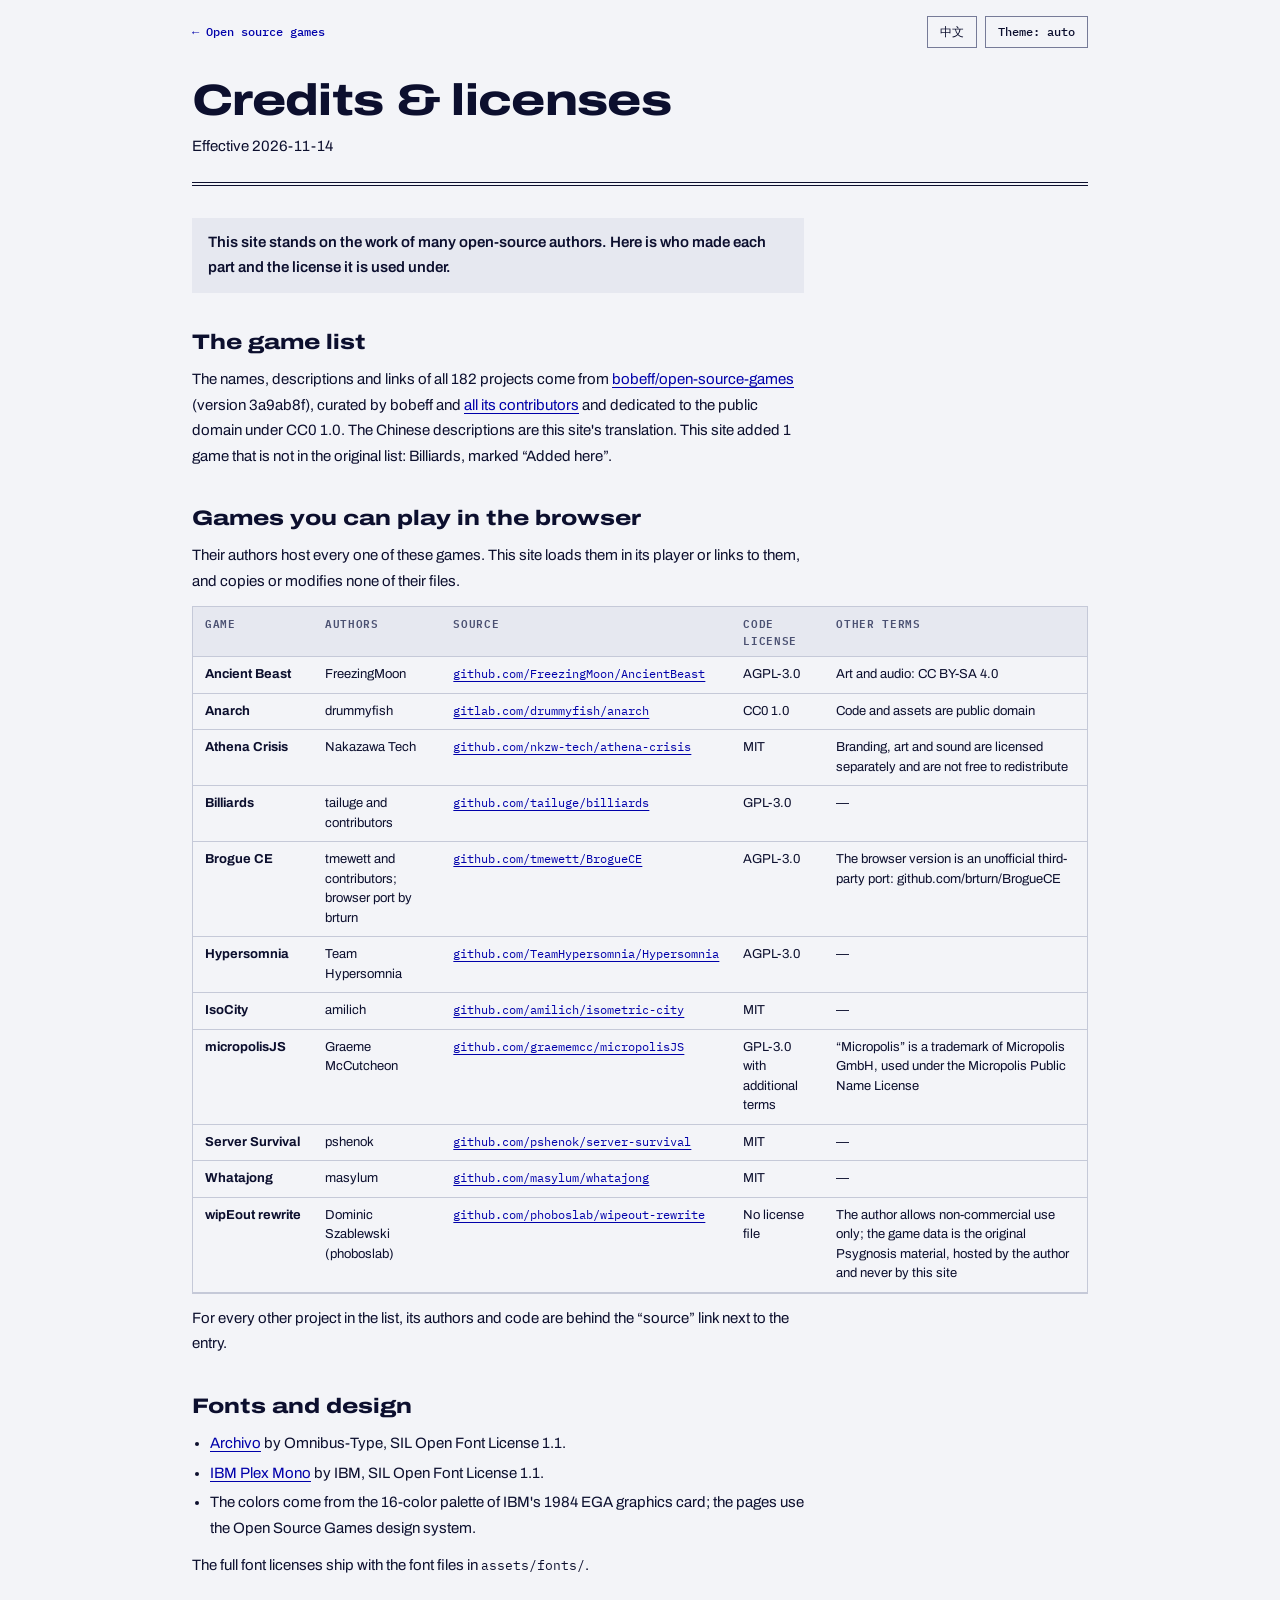
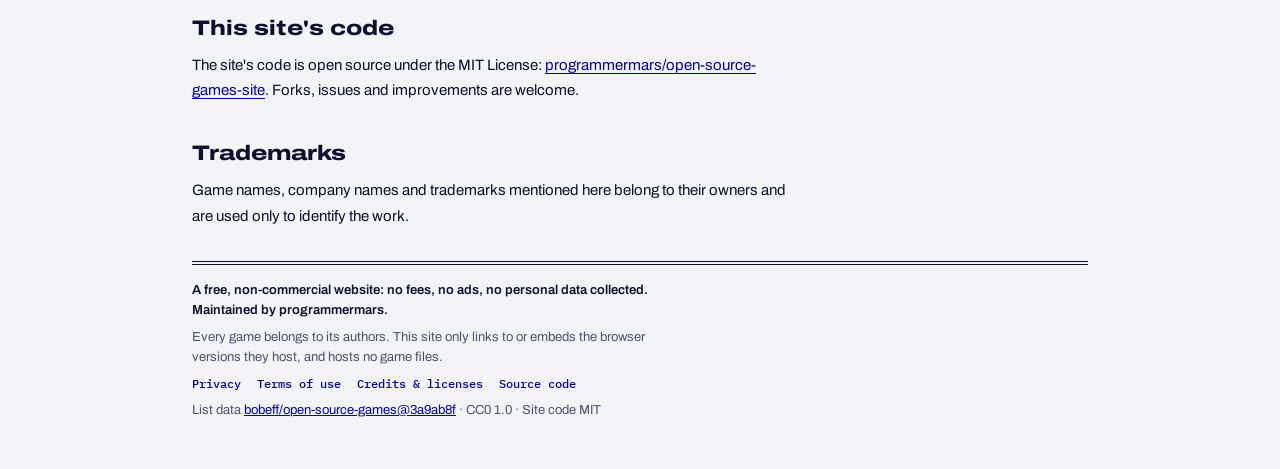
<file: public/credits/index.html>
<!doctype html>
<html lang="zh-CN">
<head>
<meta charset="utf-8">
<meta name="viewport" content="width=device-width, initial-scale=1, viewport-fit=cover">
<title>致谢与许可 · Credits & licenses · 开源游戏合集</title>
<meta name="description" content="精选开源游戏，以及商业经典游戏的开源重制。能在浏览器里直接玩的排在最前面。 A list of open-source video games and open-source remakes of commercial games. The ones you can play in your browser come first.">
<meta property="og:title" content="致谢与许可 · Credits & licenses · 开源游戏合集">
<meta property="og:description" content="精选开源游戏，以及商业经典游戏的开源重制。能在浏览器里直接玩的排在最前面。 A list of open-source video games and open-source remakes of commercial games. The ones you can play in your browser come first.">
<meta property="og:type" content="website">
<meta name="theme-color" content="#0000aa">
<link rel="icon" href="../favicon.svg" type="image/svg+xml">
<link rel="stylesheet" href="../assets/fonts.css?v=7755c3fcc7">
<link rel="stylesheet" href="../assets/tokens.css?v=7755c3fcc7">
<link rel="stylesheet" href="../assets/osg.css?v=7755c3fcc7">
<link rel="stylesheet" href="../assets/site.css?v=7755c3fcc7">
<script src="../assets/boot.js?v=7755c3fcc7"></script>
<script src="../assets/app.js?v=7755c3fcc7" defer></script>
</head>
<body class="osg-root">
<a class="skip" href="#main"><span class="l-zh" lang="zh-CN">跳到游戏目录</span><span class="l-en" lang="en">Skip to the catalog</span></a>
<div class="page">
<div class="topbar">
<p class="topbar-credit"><a href="../"><span class="l-zh" lang="zh-CN">← 开源游戏合集</span><span class="l-en" lang="en">← Open source games</span></a></p>
<div class="topbar-tools">
<button type="button" class="tool" id="lang-toggle" hidden><span class="l-zh" lang="en">English</span><span class="l-en" lang="zh-CN">中文</span></button>
<button type="button" class="tool" id="theme-toggle" hidden></button>
</div>
</div>
<header class="osg-header">
<h1 class="osg-header-title osg-header-title--sub"><span class="l-zh" lang="zh-CN">致谢与许可</span><span class="l-en" lang="en">Credits &amp; licenses</span></h1>
<p class="osg-header-intro"><span class="l-zh" lang="zh-CN">生效日期：</span><span class="l-en" lang="en">Effective </span>2026-11-14</p>
</header>
<main id="main" class="prose" tabindex="-1">
<div class="l-zh" lang="zh-CN">
<p class="lead">这个网站站在许多开源作者的肩膀上。下面写明每一份内容来自谁、按什么许可使用。</p>
<h2>游戏清单</h2>
<p>全部 182 个项目的名称、简介和链接来自 <a href="https://github.com/bobeff/open-source-games">bobeff/open-source-games</a>（版本 3a9ab8f），由 bobeff 和<a href="https://github.com/bobeff/open-source-games/graphs/contributors">所有贡献者</a>整理，以 CC0 1.0 公有领域发布。中文简介由本站翻译。另有 1 个游戏不在原清单里，由本站补充：Billiards，标有「本站补充」。</p>
<h2>可以在浏览器里玩的游戏</h2>
<p>这些游戏都由作者自己托管，本站只是在播放窗口中加载或链接过去，没有复制或修改它们的任何文件。</p>
<div class="table-wrap"><table class="credits"><thead><tr><th scope="col">游戏</th><th scope="col">作者</th><th scope="col">源代码</th><th scope="col">代码许可</th><th scope="col">其他条款</th></tr></thead><tbody><tr><th scope="row">Ancient Beast</th><td>FreezingMoon</td><td><a href="https://github.com/FreezingMoon/AncientBeast">github.com/FreezingMoon/AncientBeast</a></td><td>AGPL-3.0</td><td>美术与音频：CC BY-SA 4.0</td></tr><tr><th scope="row">Anarch</th><td>drummyfish</td><td><a href="https://gitlab.com/drummyfish/anarch">gitlab.com/drummyfish/anarch</a></td><td>CC0 1.0</td><td>代码与素材都是公有领域</td></tr><tr><th scope="row">Athena Crisis</th><td>Nakazawa Tech</td><td><a href="https://github.com/nkzw-tech/athena-crisis">github.com/nkzw-tech/athena-crisis</a></td><td>MIT</td><td>品牌、美术、音效等素材另有授权，不可自由再分发</td></tr><tr><th scope="row">Billiards</th><td>tailuge and contributors</td><td><a href="https://github.com/tailuge/billiards">github.com/tailuge/billiards</a></td><td>GPL-3.0</td><td>—</td></tr><tr><th scope="row">Brogue CE</th><td>tmewett and contributors; browser port by brturn</td><td><a href="https://github.com/tmewett/BrogueCE">github.com/tmewett/BrogueCE</a></td><td>AGPL-3.0</td><td>网页版是第三方非官方移植：github.com/brturn/BrogueCE</td></tr><tr><th scope="row">Hypersomnia</th><td>Team Hypersomnia</td><td><a href="https://github.com/TeamHypersomnia/Hypersomnia">github.com/TeamHypersomnia/Hypersomnia</a></td><td>AGPL-3.0</td><td>—</td></tr><tr><th scope="row">IsoCity</th><td>amilich</td><td><a href="https://github.com/amilich/isometric-city">github.com/amilich/isometric-city</a></td><td>MIT</td><td>—</td></tr><tr><th scope="row">micropolisJS</th><td>Graeme McCutcheon</td><td><a href="https://github.com/graememcc/micropolisJS">github.com/graememcc/micropolisJS</a></td><td>GPL-3.0 with additional terms</td><td>“Micropolis” 是 Micropolis GmbH 的商标，按 Micropolis 公共名称许可使用</td></tr><tr><th scope="row">Server Survival</th><td>pshenok</td><td><a href="https://github.com/pshenok/server-survival">github.com/pshenok/server-survival</a></td><td>MIT</td><td>—</td></tr><tr><th scope="row">Whatajong</th><td>masylum</td><td><a href="https://github.com/masylum/whatajong">github.com/masylum/whatajong</a></td><td>MIT</td><td>—</td></tr><tr><th scope="row">wipEout rewrite</th><td>Dominic Szablewski (phoboslab)</td><td><a href="https://github.com/phoboslab/wipeout-rewrite">github.com/phoboslab/wipeout-rewrite</a></td><td>No license file</td><td>作者只允许非商业使用；游戏数据是 Psygnosis 原版素材，由作者托管，本站从不托管</td></tr></tbody></table></div>
<p>清单里其余每个项目的作者和源代码，都在条目旁的「源码」链接里。</p>
<h2>字体与设计</h2>
<ul>
<li><a href="https://github.com/Omnibus-Type/Archivo">Archivo</a>，Omnibus-Type，SIL Open Font License 1.1。</li>
<li><a href="https://github.com/IBM/plex">IBM Plex Mono</a>，IBM，SIL Open Font License 1.1。</li>
<li>配色取自 1984 年 IBM EGA 显卡的 16 色调色板；页面使用「Open Source Games」设计系统。</li>
</ul>
<p>字体许可证全文随字体文件一起发布在 <code>assets/fonts/</code>。</p>
<h2>本站代码</h2>
<p>本站代码以 MIT 许可证开源：<a href="https://github.com/programmermars/open-source-games-site">programmermars/open-source-games-site</a>。欢迎 fork、提问题或提交改进。</p>
<h2>商标</h2>
<p>文中提到的游戏名称、公司名称和商标都属于各自的权利人，在这里只用来说明出处。</p>
</div>
<div class="l-en" lang="en">
<p class="lead">This site stands on the work of many open-source authors. Here is who made each part and the license it is used under.</p>
<h2>The game list</h2>
<p>The names, descriptions and links of all 182 projects come from <a href="https://github.com/bobeff/open-source-games">bobeff/open-source-games</a> (version 3a9ab8f), curated by bobeff and <a href="https://github.com/bobeff/open-source-games/graphs/contributors">all its contributors</a> and dedicated to the public domain under CC0 1.0. The Chinese descriptions are this site's translation. This site added 1 game that is not in the original list: Billiards, marked “Added here”.</p>
<h2>Games you can play in the browser</h2>
<p>Their authors host every one of these games. This site loads them in its player or links to them, and copies or modifies none of their files.</p>
<div class="table-wrap"><table class="credits"><thead><tr><th scope="col">Game</th><th scope="col">Authors</th><th scope="col">Source</th><th scope="col">Code license</th><th scope="col">Other terms</th></tr></thead><tbody><tr><th scope="row">Ancient Beast</th><td>FreezingMoon</td><td><a href="https://github.com/FreezingMoon/AncientBeast">github.com/FreezingMoon/AncientBeast</a></td><td>AGPL-3.0</td><td>Art and audio: CC BY-SA 4.0</td></tr><tr><th scope="row">Anarch</th><td>drummyfish</td><td><a href="https://gitlab.com/drummyfish/anarch">gitlab.com/drummyfish/anarch</a></td><td>CC0 1.0</td><td>Code and assets are public domain</td></tr><tr><th scope="row">Athena Crisis</th><td>Nakazawa Tech</td><td><a href="https://github.com/nkzw-tech/athena-crisis">github.com/nkzw-tech/athena-crisis</a></td><td>MIT</td><td>Branding, art and sound are licensed separately and are not free to redistribute</td></tr><tr><th scope="row">Billiards</th><td>tailuge and contributors</td><td><a href="https://github.com/tailuge/billiards">github.com/tailuge/billiards</a></td><td>GPL-3.0</td><td>—</td></tr><tr><th scope="row">Brogue CE</th><td>tmewett and contributors; browser port by brturn</td><td><a href="https://github.com/tmewett/BrogueCE">github.com/tmewett/BrogueCE</a></td><td>AGPL-3.0</td><td>The browser version is an unofficial third-party port: github.com/brturn/BrogueCE</td></tr><tr><th scope="row">Hypersomnia</th><td>Team Hypersomnia</td><td><a href="https://github.com/TeamHypersomnia/Hypersomnia">github.com/TeamHypersomnia/Hypersomnia</a></td><td>AGPL-3.0</td><td>—</td></tr><tr><th scope="row">IsoCity</th><td>amilich</td><td><a href="https://github.com/amilich/isometric-city">github.com/amilich/isometric-city</a></td><td>MIT</td><td>—</td></tr><tr><th scope="row">micropolisJS</th><td>Graeme McCutcheon</td><td><a href="https://github.com/graememcc/micropolisJS">github.com/graememcc/micropolisJS</a></td><td>GPL-3.0 with additional terms</td><td>“Micropolis” is a trademark of Micropolis GmbH, used under the Micropolis Public Name License</td></tr><tr><th scope="row">Server Survival</th><td>pshenok</td><td><a href="https://github.com/pshenok/server-survival">github.com/pshenok/server-survival</a></td><td>MIT</td><td>—</td></tr><tr><th scope="row">Whatajong</th><td>masylum</td><td><a href="https://github.com/masylum/whatajong">github.com/masylum/whatajong</a></td><td>MIT</td><td>—</td></tr><tr><th scope="row">wipEout rewrite</th><td>Dominic Szablewski (phoboslab)</td><td><a href="https://github.com/phoboslab/wipeout-rewrite">github.com/phoboslab/wipeout-rewrite</a></td><td>No license file</td><td>The author allows non-commercial use only; the game data is the original Psygnosis material, hosted by the author and never by this site</td></tr></tbody></table></div>
<p>For every other project in the list, its authors and code are behind the “source” link next to the entry.</p>
<h2>Fonts and design</h2>
<ul>
<li><a href="https://github.com/Omnibus-Type/Archivo">Archivo</a> by Omnibus-Type, SIL Open Font License 1.1.</li>
<li><a href="https://github.com/IBM/plex">IBM Plex Mono</a> by IBM, SIL Open Font License 1.1.</li>
<li>The colors come from the 16-color palette of IBM's 1984 EGA graphics card; the pages use the Open Source Games design system.</li>
</ul>
<p>The full font licenses ship with the font files in <code>assets/fonts/</code>.</p>
<h2>This site's code</h2>
<p>The site's code is open source under the MIT License: <a href="https://github.com/programmermars/open-source-games-site">programmermars/open-source-games-site</a>. Forks, issues and improvements are welcome.</p>
<h2>Trademarks</h2>
<p>Game names, company names and trademarks mentioned here belong to their owners and are used only to identify the work.</p>
</div>
</main>
<footer class="foot">
<p class="foot-free"><span class="l-zh" lang="zh-CN">这是一个免费、非商业的网站：不收费、没有广告、不收集个人数据。由 programmermars 维护。</span><span class="l-en" lang="en">A free, non-commercial website: no fees, no ads, no personal data collected. Maintained by programmermars.</span></p>
<p><span class="l-zh" lang="zh-CN">游戏版权归各自作者所有。本站只链接或内嵌各游戏自己托管的网页版，不托管任何游戏文件。</span><span class="l-en" lang="en">Every game belongs to its authors. This site only links to or embeds the browser versions they host, and hosts no game files.</span></p>
<nav class="foot-links" aria-label="Site"><a href="../privacy/"><span class="l-zh" lang="zh-CN">隐私政策</span><span class="l-en" lang="en">Privacy</span></a><a href="../terms/"><span class="l-zh" lang="zh-CN">使用条款</span><span class="l-en" lang="en">Terms of use</span></a><a href="../credits/"><span class="l-zh" lang="zh-CN">致谢与许可</span><span class="l-en" lang="en">Credits &amp; licenses</span></a><a href="https://github.com/programmermars/open-source-games-site"><span class="l-zh" lang="zh-CN">本站源代码</span><span class="l-en" lang="en">Source code</span></a></nav>
<p><span class="l-zh" lang="zh-CN">清单数据</span><span class="l-en" lang="en">List data</span> <a href="https://github.com/bobeff/open-source-games/tree/3a9ab8f">bobeff/open-source-games@3a9ab8f</a> · CC0 1.0 · <span class="l-zh" lang="zh-CN">本站代码</span><span class="l-en" lang="en">Site code</span> MIT</p>
</footer>
</div>
</body>
</html>
</file>
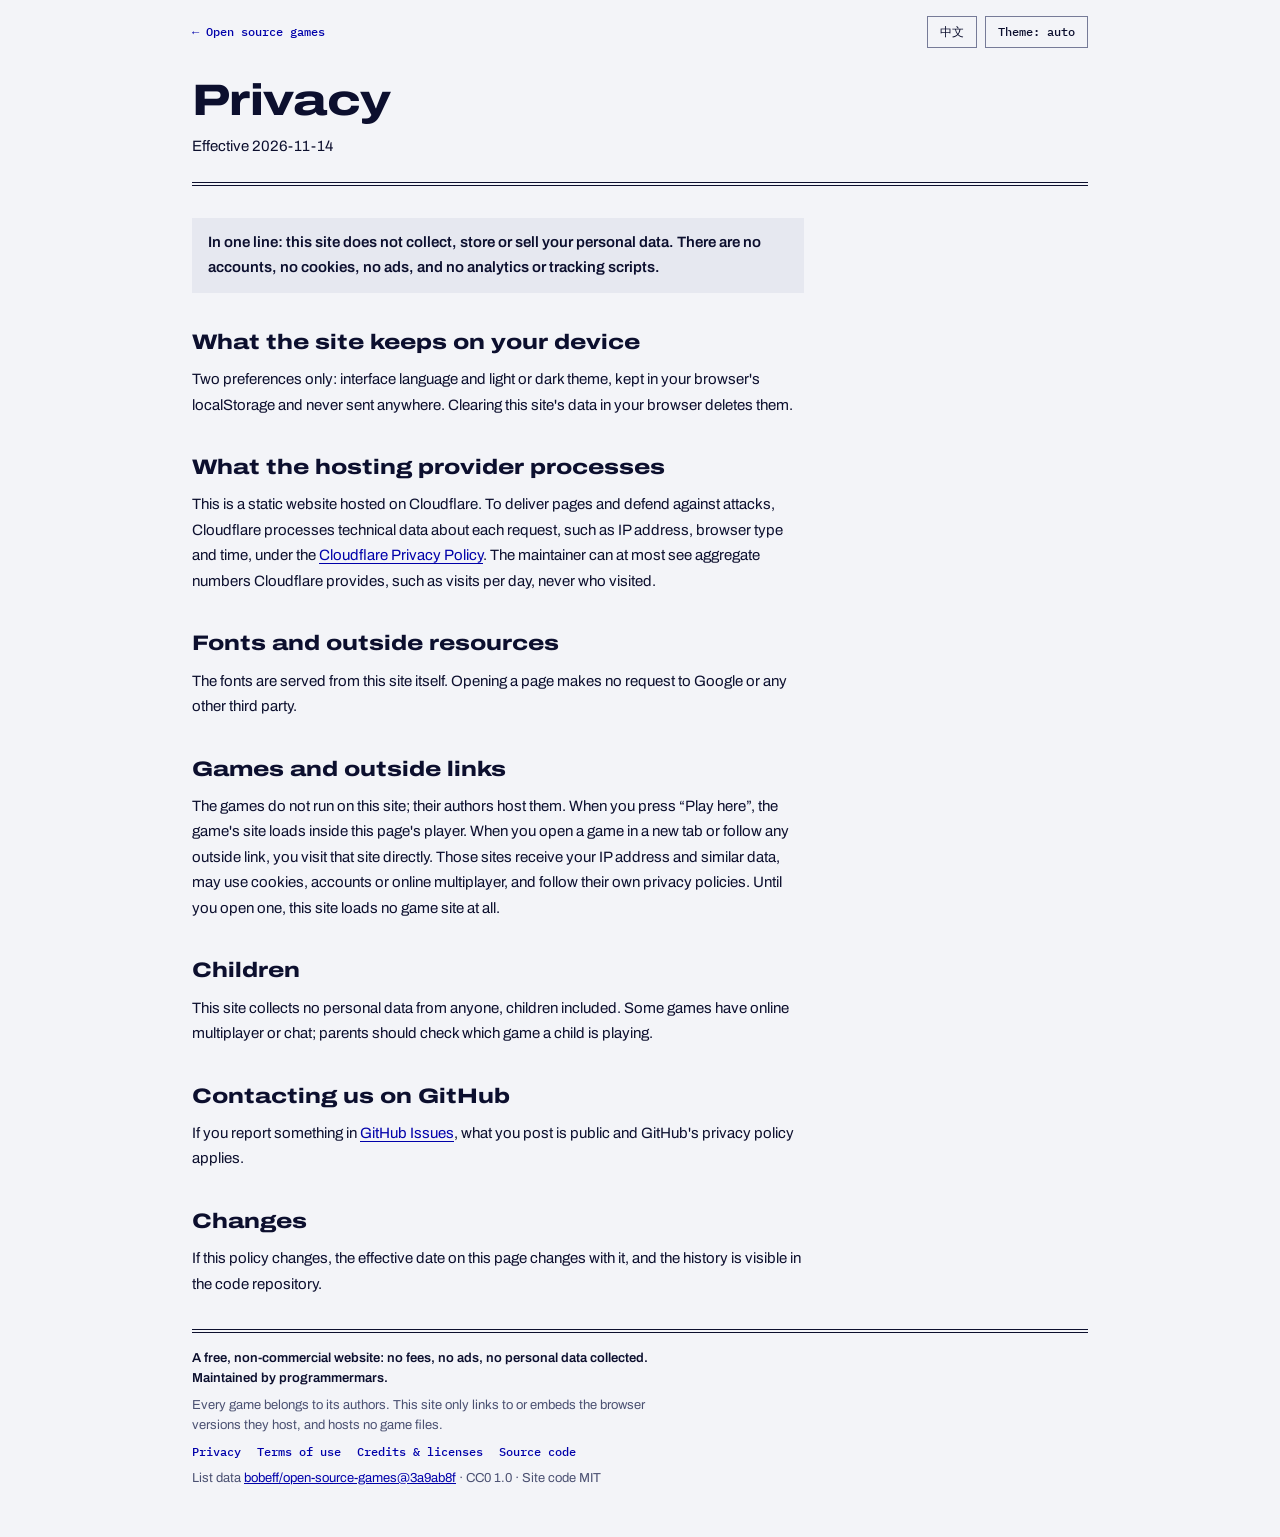
<file: public/privacy/index.html>
<!doctype html>
<html lang="zh-CN">
<head>
<meta charset="utf-8">
<meta name="viewport" content="width=device-width, initial-scale=1, viewport-fit=cover">
<title>隐私政策 · Privacy · 开源游戏合集</title>
<meta name="description" content="精选开源游戏，以及商业经典游戏的开源重制。能在浏览器里直接玩的排在最前面。 A list of open-source video games and open-source remakes of commercial games. The ones you can play in your browser come first.">
<meta property="og:title" content="隐私政策 · Privacy · 开源游戏合集">
<meta property="og:description" content="精选开源游戏，以及商业经典游戏的开源重制。能在浏览器里直接玩的排在最前面。 A list of open-source video games and open-source remakes of commercial games. The ones you can play in your browser come first.">
<meta property="og:type" content="website">
<meta name="theme-color" content="#0000aa">
<link rel="icon" href="../favicon.svg" type="image/svg+xml">
<link rel="stylesheet" href="../assets/fonts.css?v=7755c3fcc7">
<link rel="stylesheet" href="../assets/tokens.css?v=7755c3fcc7">
<link rel="stylesheet" href="../assets/osg.css?v=7755c3fcc7">
<link rel="stylesheet" href="../assets/site.css?v=7755c3fcc7">
<script src="../assets/boot.js?v=7755c3fcc7"></script>
<script src="../assets/app.js?v=7755c3fcc7" defer></script>
</head>
<body class="osg-root">
<a class="skip" href="#main"><span class="l-zh" lang="zh-CN">跳到游戏目录</span><span class="l-en" lang="en">Skip to the catalog</span></a>
<div class="page">
<div class="topbar">
<p class="topbar-credit"><a href="../"><span class="l-zh" lang="zh-CN">← 开源游戏合集</span><span class="l-en" lang="en">← Open source games</span></a></p>
<div class="topbar-tools">
<button type="button" class="tool" id="lang-toggle" hidden><span class="l-zh" lang="en">English</span><span class="l-en" lang="zh-CN">中文</span></button>
<button type="button" class="tool" id="theme-toggle" hidden></button>
</div>
</div>
<header class="osg-header">
<h1 class="osg-header-title osg-header-title--sub"><span class="l-zh" lang="zh-CN">隐私政策</span><span class="l-en" lang="en">Privacy</span></h1>
<p class="osg-header-intro"><span class="l-zh" lang="zh-CN">生效日期：</span><span class="l-en" lang="en">Effective </span>2026-11-14</p>
</header>
<main id="main" class="prose" tabindex="-1">
<div class="l-zh" lang="zh-CN">
<p class="lead">一句话：本站不收集、不保存、不出售你的个人数据。没有账号，没有 Cookie，没有广告，没有统计或追踪脚本。</p>
<h2>本站在你的设备上保存什么</h2>
<p>只有两项偏好：界面语言和亮/暗主题，保存在你浏览器的 localStorage 里，不会发送给任何人。清除浏览器的网站数据即可删除。</p>
<h2>托管服务商会处理什么</h2>
<p>本站是放在 Cloudflare 上的静态网页。为了把网页送到你的浏览器并防御攻击，Cloudflare 会处理每次访问的技术信息，例如 IP 地址、浏览器类型和访问时间，按 <a href="https://www.cloudflare.com/privacypolicy/">Cloudflare 隐私政策</a>处理。维护者最多只能看到 Cloudflare 提供的汇总数字（例如每天的访问量），看不到具体是谁在访问。</p>
<h2>字体和外部资源</h2>
<p>本站使用的字体放在本站自己的服务器上，打开页面时不会连接 Google 或其他第三方。</p>
<h2>游戏和外部链接</h2>
<p>游戏不在本站运行，而是由各自作者的网站提供。你点「开始玩」时，游戏网站会在本页的播放窗口中加载；点「新标签打开」或任何外部链接时，你会直接访问那个网站。这些网站会收到你的 IP 地址等信息，可能使用 Cookie、账号或在线多人功能，适用它们自己的隐私政策。没点开之前，本站不会加载任何游戏网站。</p>
<h2>儿童</h2>
<p>本站不收集任何人的个人数据，包括儿童。部分游戏有在线多人或聊天功能，家长请留意孩子玩的是哪个游戏。</p>
<h2>在 GitHub 上联系我们</h2>
<p>如果你在 <a href="https://github.com/programmermars/open-source-games-site/issues">GitHub Issues</a> 反馈问题，你发布的内容是公开的，适用 GitHub 的隐私政策。</p>
<h2>变更</h2>
<p>本政策如有修改，会更新本页的生效日期，修改记录可在代码仓库中查看。</p>
</div>
<div class="l-en" lang="en">
<p class="lead">In one line: this site does not collect, store or sell your personal data. There are no accounts, no cookies, no ads, and no analytics or tracking scripts.</p>
<h2>What the site keeps on your device</h2>
<p>Two preferences only: interface language and light or dark theme, kept in your browser's localStorage and never sent anywhere. Clearing this site's data in your browser deletes them.</p>
<h2>What the hosting provider processes</h2>
<p>This is a static website hosted on Cloudflare. To deliver pages and defend against attacks, Cloudflare processes technical data about each request, such as IP address, browser type and time, under the <a href="https://www.cloudflare.com/privacypolicy/">Cloudflare Privacy Policy</a>. The maintainer can at most see aggregate numbers Cloudflare provides, such as visits per day, never who visited.</p>
<h2>Fonts and outside resources</h2>
<p>The fonts are served from this site itself. Opening a page makes no request to Google or any other third party.</p>
<h2>Games and outside links</h2>
<p>The games do not run on this site; their authors host them. When you press “Play here”, the game's site loads inside this page's player. When you open a game in a new tab or follow any outside link, you visit that site directly. Those sites receive your IP address and similar data, may use cookies, accounts or online multiplayer, and follow their own privacy policies. Until you open one, this site loads no game site at all.</p>
<h2>Children</h2>
<p>This site collects no personal data from anyone, children included. Some games have online multiplayer or chat; parents should check which game a child is playing.</p>
<h2>Contacting us on GitHub</h2>
<p>If you report something in <a href="https://github.com/programmermars/open-source-games-site/issues">GitHub Issues</a>, what you post is public and GitHub's privacy policy applies.</p>
<h2>Changes</h2>
<p>If this policy changes, the effective date on this page changes with it, and the history is visible in the code repository.</p>
</div>
</main>
<footer class="foot">
<p class="foot-free"><span class="l-zh" lang="zh-CN">这是一个免费、非商业的网站：不收费、没有广告、不收集个人数据。由 programmermars 维护。</span><span class="l-en" lang="en">A free, non-commercial website: no fees, no ads, no personal data collected. Maintained by programmermars.</span></p>
<p><span class="l-zh" lang="zh-CN">游戏版权归各自作者所有。本站只链接或内嵌各游戏自己托管的网页版，不托管任何游戏文件。</span><span class="l-en" lang="en">Every game belongs to its authors. This site only links to or embeds the browser versions they host, and hosts no game files.</span></p>
<nav class="foot-links" aria-label="Site"><a href="../privacy/"><span class="l-zh" lang="zh-CN">隐私政策</span><span class="l-en" lang="en">Privacy</span></a><a href="../terms/"><span class="l-zh" lang="zh-CN">使用条款</span><span class="l-en" lang="en">Terms of use</span></a><a href="../credits/"><span class="l-zh" lang="zh-CN">致谢与许可</span><span class="l-en" lang="en">Credits &amp; licenses</span></a><a href="https://github.com/programmermars/open-source-games-site"><span class="l-zh" lang="zh-CN">本站源代码</span><span class="l-en" lang="en">Source code</span></a></nav>
<p><span class="l-zh" lang="zh-CN">清单数据</span><span class="l-en" lang="en">List data</span> <a href="https://github.com/bobeff/open-source-games/tree/3a9ab8f">bobeff/open-source-games@3a9ab8f</a> · CC0 1.0 · <span class="l-zh" lang="zh-CN">本站代码</span><span class="l-en" lang="en">Site code</span> MIT</p>
</footer>
</div>
</body>
</html>
</file>
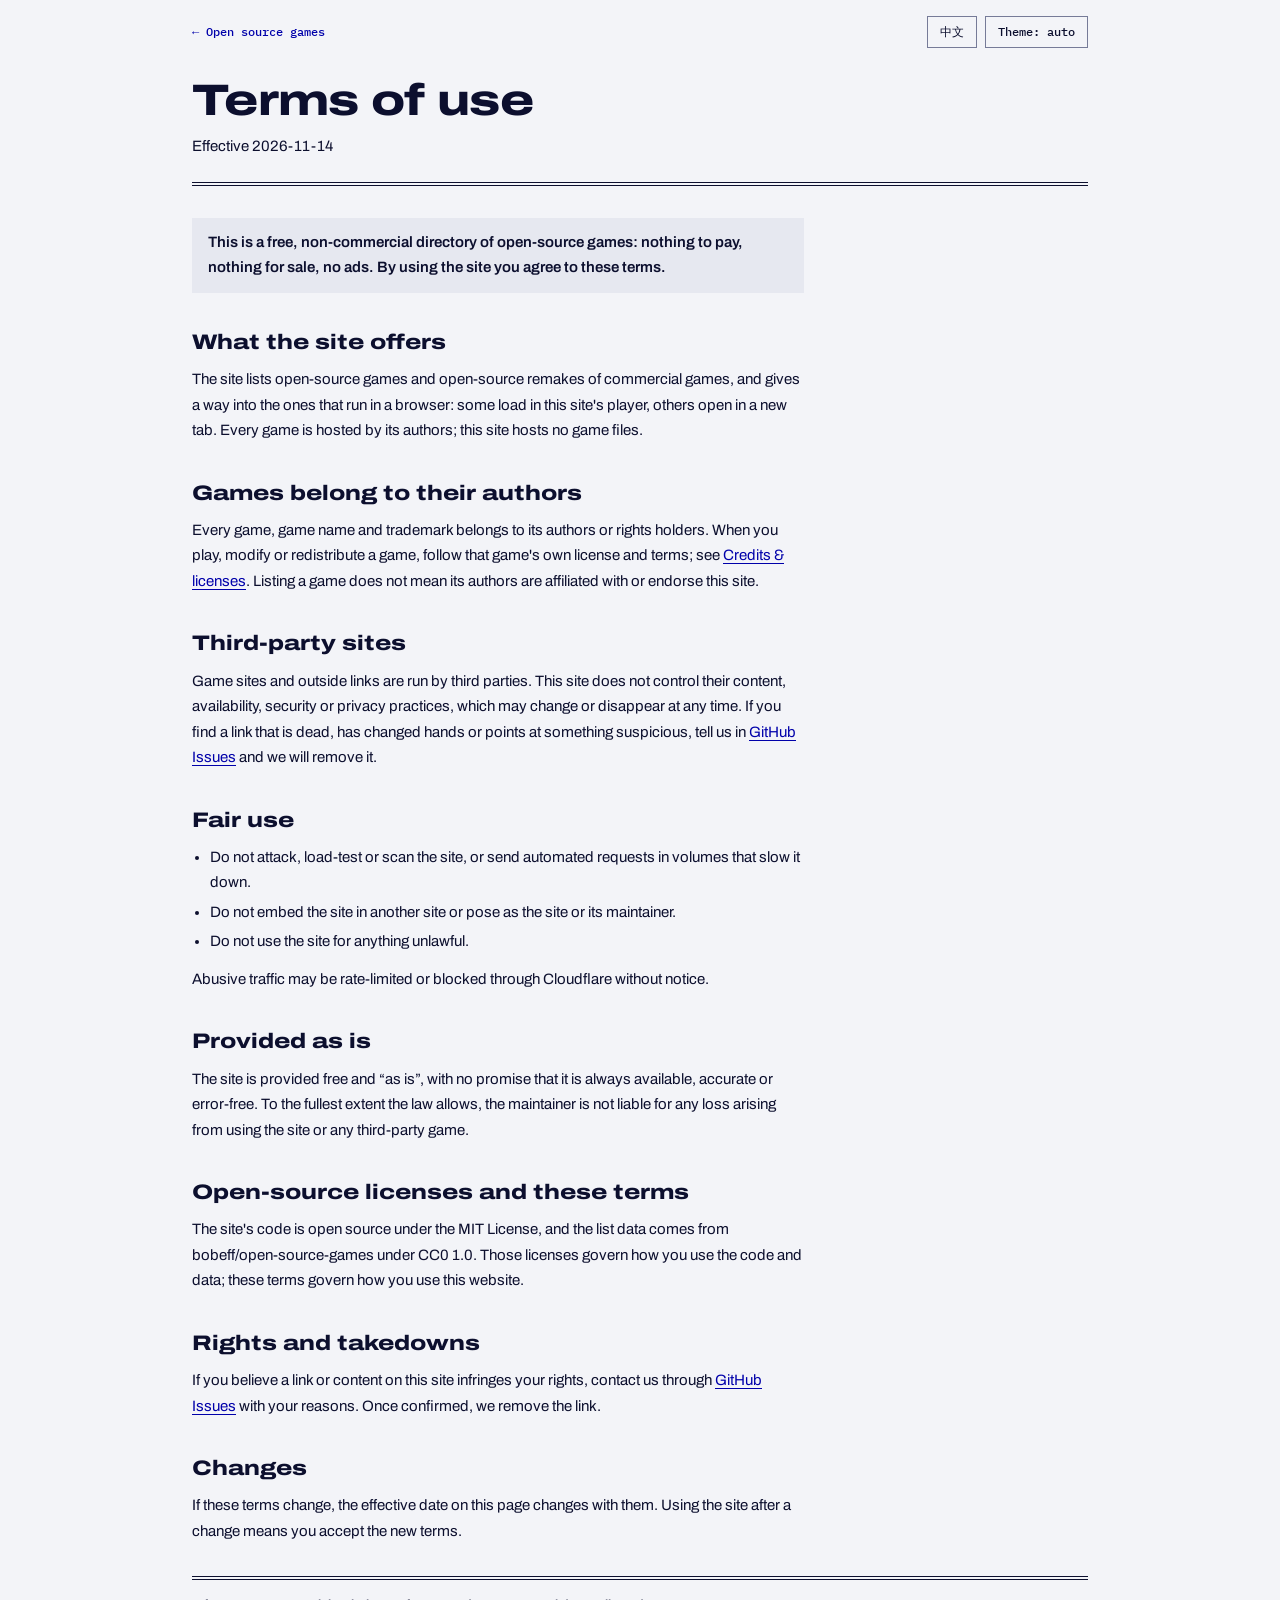
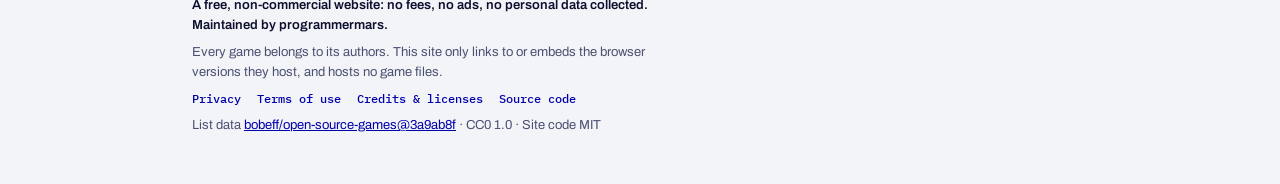
<file: public/terms/index.html>
<!doctype html>
<html lang="zh-CN">
<head>
<meta charset="utf-8">
<meta name="viewport" content="width=device-width, initial-scale=1, viewport-fit=cover">
<title>使用条款 · Terms of use · 开源游戏合集</title>
<meta name="description" content="精选开源游戏，以及商业经典游戏的开源重制。能在浏览器里直接玩的排在最前面。 A list of open-source video games and open-source remakes of commercial games. The ones you can play in your browser come first.">
<meta property="og:title" content="使用条款 · Terms of use · 开源游戏合集">
<meta property="og:description" content="精选开源游戏，以及商业经典游戏的开源重制。能在浏览器里直接玩的排在最前面。 A list of open-source video games and open-source remakes of commercial games. The ones you can play in your browser come first.">
<meta property="og:type" content="website">
<meta name="theme-color" content="#0000aa">
<link rel="icon" href="../favicon.svg" type="image/svg+xml">
<link rel="stylesheet" href="../assets/fonts.css?v=7755c3fcc7">
<link rel="stylesheet" href="../assets/tokens.css?v=7755c3fcc7">
<link rel="stylesheet" href="../assets/osg.css?v=7755c3fcc7">
<link rel="stylesheet" href="../assets/site.css?v=7755c3fcc7">
<script src="../assets/boot.js?v=7755c3fcc7"></script>
<script src="../assets/app.js?v=7755c3fcc7" defer></script>
</head>
<body class="osg-root">
<a class="skip" href="#main"><span class="l-zh" lang="zh-CN">跳到游戏目录</span><span class="l-en" lang="en">Skip to the catalog</span></a>
<div class="page">
<div class="topbar">
<p class="topbar-credit"><a href="../"><span class="l-zh" lang="zh-CN">← 开源游戏合集</span><span class="l-en" lang="en">← Open source games</span></a></p>
<div class="topbar-tools">
<button type="button" class="tool" id="lang-toggle" hidden><span class="l-zh" lang="en">English</span><span class="l-en" lang="zh-CN">中文</span></button>
<button type="button" class="tool" id="theme-toggle" hidden></button>
</div>
</div>
<header class="osg-header">
<h1 class="osg-header-title osg-header-title--sub"><span class="l-zh" lang="zh-CN">使用条款</span><span class="l-en" lang="en">Terms of use</span></h1>
<p class="osg-header-intro"><span class="l-zh" lang="zh-CN">生效日期：</span><span class="l-en" lang="en">Effective </span>2026-11-14</p>
</header>
<main id="main" class="prose" tabindex="-1">
<div class="l-zh" lang="zh-CN">
<p class="lead">本站是一个免费、非商业的开源游戏目录：不收费，不卖东西，不放广告。使用本站即表示你同意以下条款。</p>
<h2>本站提供什么</h2>
<p>本站整理了开源游戏和商业游戏开源重制的清单，并为其中可以在浏览器里玩的游戏提供入口：有的在本页的播放窗口中加载，有的在新标签打开。所有游戏都由各自的作者托管，本站不托管任何游戏文件。</p>
<h2>游戏属于它们的作者</h2>
<p>每个游戏、游戏名称和商标都属于其作者或权利人。你玩、修改或再分发某个游戏时，要遵守那个游戏自己的许可证和条款，详见<a href="../credits/">致谢与许可</a>。本站列出一个游戏，不代表本站与其作者有任何合作或背书关系。</p>
<h2>第三方网站</h2>
<p>游戏网站和外部链接由第三方运营。本站无法控制它们的内容、可用性、安全或隐私做法，它们随时可能变化或下线。如果你发现某个链接失效、被转手或指向可疑内容，请在 <a href="https://github.com/programmermars/open-source-games-site/issues">GitHub Issues</a> 告诉我们，我们会尽快移除。</p>
<h2>合理使用</h2>
<ul>
<li>不要攻击、压测或扫描本站，也不要用自动程序大量请求导致服务变慢。</li>
<li>不要把本站嵌入其他网站，或冒充本站及其维护者。</li>
<li>不要利用本站从事违法活动。</li>
</ul>
<p>对滥用流量，我们可以通过 Cloudflare 限速或封锁，不另行通知。</p>
<h2>按现状提供</h2>
<p>本站按「现状」免费提供，不保证随时可用、内容准确或没有错误。在法律允许的最大范围内，维护者不对因使用本站或第三方游戏造成的任何损失负责。</p>
<h2>开源许可与本条款的关系</h2>
<p>本站代码以 MIT 许可证开源，游戏清单数据来自 bobeff/open-source-games，以 CC0 1.0 发布。这些许可证规定你如何使用代码和数据；本条款规定你如何使用这个网站。</p>
<h2>侵权与下架</h2>
<p>如果你认为本站某个链接或内容侵犯了你的权利，请通过 <a href="https://github.com/programmermars/open-source-games-site/issues">GitHub Issues</a> 联系我们并说明理由。核实后我们会移除相关链接。</p>
<h2>变更</h2>
<p>条款如有修改，会更新本页的生效日期。修改后继续使用本站，即表示你接受新条款。</p>
</div>
<div class="l-en" lang="en">
<p class="lead">This is a free, non-commercial directory of open-source games: nothing to pay, nothing for sale, no ads. By using the site you agree to these terms.</p>
<h2>What the site offers</h2>
<p>The site lists open-source games and open-source remakes of commercial games, and gives a way into the ones that run in a browser: some load in this site's player, others open in a new tab. Every game is hosted by its authors; this site hosts no game files.</p>
<h2>Games belong to their authors</h2>
<p>Every game, game name and trademark belongs to its authors or rights holders. When you play, modify or redistribute a game, follow that game's own license and terms; see <a href="../credits/">Credits &amp; licenses</a>. Listing a game does not mean its authors are affiliated with or endorse this site.</p>
<h2>Third-party sites</h2>
<p>Game sites and outside links are run by third parties. This site does not control their content, availability, security or privacy practices, which may change or disappear at any time. If you find a link that is dead, has changed hands or points at something suspicious, tell us in <a href="https://github.com/programmermars/open-source-games-site/issues">GitHub Issues</a> and we will remove it.</p>
<h2>Fair use</h2>
<ul>
<li>Do not attack, load-test or scan the site, or send automated requests in volumes that slow it down.</li>
<li>Do not embed the site in another site or pose as the site or its maintainer.</li>
<li>Do not use the site for anything unlawful.</li>
</ul>
<p>Abusive traffic may be rate-limited or blocked through Cloudflare without notice.</p>
<h2>Provided as is</h2>
<p>The site is provided free and “as is”, with no promise that it is always available, accurate or error-free. To the fullest extent the law allows, the maintainer is not liable for any loss arising from using the site or any third-party game.</p>
<h2>Open-source licenses and these terms</h2>
<p>The site's code is open source under the MIT License, and the list data comes from bobeff/open-source-games under CC0 1.0. Those licenses govern how you use the code and data; these terms govern how you use this website.</p>
<h2>Rights and takedowns</h2>
<p>If you believe a link or content on this site infringes your rights, contact us through <a href="https://github.com/programmermars/open-source-games-site/issues">GitHub Issues</a> with your reasons. Once confirmed, we remove the link.</p>
<h2>Changes</h2>
<p>If these terms change, the effective date on this page changes with them. Using the site after a change means you accept the new terms.</p>
</div>
</main>
<footer class="foot">
<p class="foot-free"><span class="l-zh" lang="zh-CN">这是一个免费、非商业的网站：不收费、没有广告、不收集个人数据。由 programmermars 维护。</span><span class="l-en" lang="en">A free, non-commercial website: no fees, no ads, no personal data collected. Maintained by programmermars.</span></p>
<p><span class="l-zh" lang="zh-CN">游戏版权归各自作者所有。本站只链接或内嵌各游戏自己托管的网页版，不托管任何游戏文件。</span><span class="l-en" lang="en">Every game belongs to its authors. This site only links to or embeds the browser versions they host, and hosts no game files.</span></p>
<nav class="foot-links" aria-label="Site"><a href="../privacy/"><span class="l-zh" lang="zh-CN">隐私政策</span><span class="l-en" lang="en">Privacy</span></a><a href="../terms/"><span class="l-zh" lang="zh-CN">使用条款</span><span class="l-en" lang="en">Terms of use</span></a><a href="../credits/"><span class="l-zh" lang="zh-CN">致谢与许可</span><span class="l-en" lang="en">Credits &amp; licenses</span></a><a href="https://github.com/programmermars/open-source-games-site"><span class="l-zh" lang="zh-CN">本站源代码</span><span class="l-en" lang="en">Source code</span></a></nav>
<p><span class="l-zh" lang="zh-CN">清单数据</span><span class="l-en" lang="en">List data</span> <a href="https://github.com/bobeff/open-source-games/tree/3a9ab8f">bobeff/open-source-games@3a9ab8f</a> · CC0 1.0 · <span class="l-zh" lang="zh-CN">本站代码</span><span class="l-en" lang="en">Site code</span> MIT</p>
</footer>
</div>
</body>
</html>
</file>
<file: public/assets/fonts.css>
/* Self-hosted fonts (SIL Open Font License 1.1, see fonts/*-OFL.txt). Latin and Latin-ext only. */
/* Archivo italic 100 900 latin-ext */
@font-face {
  font-family: 'Archivo';
  font-style: italic;
  font-weight: 100 900;
  font-stretch: 62% 125%;
  font-display: swap;
  src: url(fonts/archivo-italic-100-900-latin-ext.woff2) format('woff2');
  unicode-range: U+0100-02BA, U+02BD-02C5, U+02C7-02CC, U+02CE-02D7, U+02DD-02FF, U+0304, U+0308, U+0329, U+1D00-1DBF, U+1E00-1E9F, U+1EF2-1EFF, U+2020, U+20A0-20AB, U+20AD-20C4, U+2113, U+2C60-2C7F, U+A720-A7FF;
}
/* Archivo italic 100 900 latin */
@font-face {
  font-family: 'Archivo';
  font-style: italic;
  font-weight: 100 900;
  font-stretch: 62% 125%;
  font-display: swap;
  src: url(fonts/archivo-italic-100-900-latin.woff2) format('woff2');
  unicode-range: U+0000-00FF, U+0131, U+0152-0153, U+02BB-02BC, U+02C6, U+02DA, U+02DC, U+0304, U+0308, U+0329, U+2000-206F, U+20AC, U+2122, U+2191, U+2193, U+2212, U+2215, U+FEFF, U+FFFD;
}
/* Archivo normal 100 900 latin-ext */
@font-face {
  font-family: 'Archivo';
  font-style: normal;
  font-weight: 100 900;
  font-stretch: 62% 125%;
  font-display: swap;
  src: url(fonts/archivo-normal-100-900-latin-ext.woff2) format('woff2');
  unicode-range: U+0100-02BA, U+02BD-02C5, U+02C7-02CC, U+02CE-02D7, U+02DD-02FF, U+0304, U+0308, U+0329, U+1D00-1DBF, U+1E00-1E9F, U+1EF2-1EFF, U+2020, U+20A0-20AB, U+20AD-20C4, U+2113, U+2C60-2C7F, U+A720-A7FF;
}
/* Archivo normal 100 900 latin */
@font-face {
  font-family: 'Archivo';
  font-style: normal;
  font-weight: 100 900;
  font-stretch: 62% 125%;
  font-display: swap;
  src: url(fonts/archivo-normal-100-900-latin.woff2) format('woff2');
  unicode-range: U+0000-00FF, U+0131, U+0152-0153, U+02BB-02BC, U+02C6, U+02DA, U+02DC, U+0304, U+0308, U+0329, U+2000-206F, U+20AC, U+2122, U+2191, U+2193, U+2212, U+2215, U+FEFF, U+FFFD;
}
/* IBM Plex Mono normal 400 latin-ext */
@font-face {
  font-family: 'IBM Plex Mono';
  font-style: normal;
  font-weight: 400;
  font-display: swap;
  src: url(fonts/ibm-plex-mono-normal-400-latin-ext.woff2) format('woff2');
  unicode-range: U+0100-02BA, U+02BD-02C5, U+02C7-02CC, U+02CE-02D7, U+02DD-02FF, U+0304, U+0308, U+0329, U+1D00-1DBF, U+1E00-1E9F, U+1EF2-1EFF, U+2020, U+20A0-20AB, U+20AD-20C4, U+2113, U+2C60-2C7F, U+A720-A7FF;
}
/* IBM Plex Mono normal 400 latin */
@font-face {
  font-family: 'IBM Plex Mono';
  font-style: normal;
  font-weight: 400;
  font-display: swap;
  src: url(fonts/ibm-plex-mono-normal-400-latin.woff2) format('woff2');
  unicode-range: U+0000-00FF, U+0131, U+0152-0153, U+02BB-02BC, U+02C6, U+02DA, U+02DC, U+0304, U+0308, U+0329, U+2000-206F, U+20AC, U+2122, U+2191, U+2193, U+2212, U+2215, U+FEFF, U+FFFD;
}
/* IBM Plex Mono normal 500 latin-ext */
@font-face {
  font-family: 'IBM Plex Mono';
  font-style: normal;
  font-weight: 500;
  font-display: swap;
  src: url(fonts/ibm-plex-mono-normal-500-latin-ext.woff2) format('woff2');
  unicode-range: U+0100-02BA, U+02BD-02C5, U+02C7-02CC, U+02CE-02D7, U+02DD-02FF, U+0304, U+0308, U+0329, U+1D00-1DBF, U+1E00-1E9F, U+1EF2-1EFF, U+2020, U+20A0-20AB, U+20AD-20C4, U+2113, U+2C60-2C7F, U+A720-A7FF;
}
/* IBM Plex Mono normal 500 latin */
@font-face {
  font-family: 'IBM Plex Mono';
  font-style: normal;
  font-weight: 500;
  font-display: swap;
  src: url(fonts/ibm-plex-mono-normal-500-latin.woff2) format('woff2');
  unicode-range: U+0000-00FF, U+0131, U+0152-0153, U+02BB-02BC, U+02C6, U+02DA, U+02DC, U+0304, U+0308, U+0329, U+2000-206F, U+20AC, U+2122, U+2191, U+2193, U+2212, U+2215, U+FEFF, U+FFFD;
}
/* IBM Plex Mono normal 600 latin-ext */
@font-face {
  font-family: 'IBM Plex Mono';
  font-style: normal;
  font-weight: 600;
  font-display: swap;
  src: url(fonts/ibm-plex-mono-normal-600-latin-ext.woff2) format('woff2');
  unicode-range: U+0100-02BA, U+02BD-02C5, U+02C7-02CC, U+02CE-02D7, U+02DD-02FF, U+0304, U+0308, U+0329, U+1D00-1DBF, U+1E00-1E9F, U+1EF2-1EFF, U+2020, U+20A0-20AB, U+20AD-20C4, U+2113, U+2C60-2C7F, U+A720-A7FF;
}
/* IBM Plex Mono normal 600 latin */
@font-face {
  font-family: 'IBM Plex Mono';
  font-style: normal;
  font-weight: 600;
  font-display: swap;
  src: url(fonts/ibm-plex-mono-normal-600-latin.woff2) format('woff2');
  unicode-range: U+0000-00FF, U+0131, U+0152-0153, U+02BB-02BC, U+02C6, U+02DA, U+02DC, U+0304, U+0308, U+0329, U+2000-206F, U+20AC, U+2122, U+2191, U+2193, U+2212, U+2215, U+FEFF, U+FFFD;
}
</file>
<file: public/assets/tokens.css>
/* Open Source Games tokens, generated from design/tokens.json by tools/build_site.py */
:root {
  --paper: #f3f4f8;
  --paper-raised: #ffffff;
  --paper-sunken: #e6e8f0;
  --rule: #c5c9d8;
  --rule-strong: #767b98;
  --ink: #0c0f2e;
  --ink-muted: #4b5172;
  --play: var(--ega-blue);
  --source: #006a6a;
  --highlight: var(--ega-yellow);
  --on-highlight: #0c0f2e;
  --focus: var(--ega-blue);
  --shadow-ink: #0c0f2e;
  --ega-blue: #0000aa;
  --ega-cyan: #00aaaa;
  --ega-bright-cyan: #55ffff;
  --ega-yellow: #ffff55;
  --shadow-dialog: 4px 4px 0 0 #0c0f2e;
  --space-1: 4px;
  --space-2: 8px;
  --space-3: 12px;
  --space-4: 16px;
  --space-6: 24px;
  --space-8: 32px;
  --space-12: 48px;
  --radius-0: 0;
  --radius-1: 2px;
  --border-hairline: 1px solid;
  --border-frame: 4px double;
  --measure: 68ch;
  --page-width: 880px;
  --font-sans: "Archivo", "Helvetica Neue", Arial, "PingFang SC", "Hiragino Sans GB", "Microsoft YaHei", "Noto Sans SC", "Noto Sans CJK SC", sans-serif;
  --font-mono: "IBM Plex Mono", ui-monospace, Menlo, Consolas, monospace;
}
@media (prefers-color-scheme: dark) {
  :root:not([data-theme="light"]) {
    --paper: #0b0d26;
    --paper-raised: #151839;
    --paper-sunken: #070819;
    --rule: #2c3160;
    --rule-strong: #6a70a6;
    --ink: #e7e8f3;
    --ink-muted: #a6aacb;
    --play: #a3a3ff;
    --source: var(--ega-bright-cyan);
    --on-highlight: #0b0d26;
    --focus: var(--ega-yellow);
    --shadow-ink: #000000;
    --shadow-dialog: 4px 4px 0 0 #000000;
    color-scheme: dark;
  }
}
:root[data-theme="dark"] {
  --paper: #0b0d26;
  --paper-raised: #151839;
  --paper-sunken: #070819;
  --rule: #2c3160;
  --rule-strong: #6a70a6;
  --ink: #e7e8f3;
  --ink-muted: #a6aacb;
  --play: #a3a3ff;
  --source: var(--ega-bright-cyan);
  --on-highlight: #0b0d26;
  --focus: var(--ega-yellow);
  --shadow-ink: #000000;
  --shadow-dialog: 4px 4px 0 0 #000000;
  color-scheme: dark;
}
</file>
<file: public/assets/osg.css>
/* Fonts are self-hosted: see fonts.css. */
/* Open Source Games: component styles. Every color, length and family comes from tokens.css. */

.osg-root {
  margin: 0;
  background: var(--paper);
  color: var(--ink);
  font-family: var(--font-sans);
  font-size: 15px;
  line-height: 1.6;
  -webkit-font-smoothing: antialiased;
}
.osg-root *, .osg-root *::before, .osg-root *::after { box-sizing: border-box; }

.osg-root a:focus-visible,
.osg-focus:focus-visible {
  outline: 2px solid var(--focus);
  outline-offset: 2px;
  border-radius: var(--radius-0);
}

/* ---------- PageHeader ---------- */
.osg-header {
  display: grid;
  gap: var(--space-3);
  padding-bottom: var(--space-6);
  border-bottom: var(--border-frame) var(--ink);
}
.osg-header-repo {
  margin: 0;
  font-family: var(--font-mono);
  font-size: 12px;
  line-height: 1.4;
  font-weight: 500;
  color: var(--ink-muted);
}
.osg-header-repo a { color: var(--play); text-decoration: none; }
.osg-header-repo a:hover { text-decoration: underline; text-underline-offset: 3px; }
.osg-header-title {
  margin: 0;
  font-family: var(--font-sans);
  font-size: 56px;
  line-height: 0.95;
  font-weight: 800;
  font-stretch: 125%;
  letter-spacing: -0.015em;
  color: var(--ink);
  text-wrap: balance;
}
.osg-header-intro {
  margin: 0;
  max-width: var(--measure);
  font-size: 15px;
  line-height: 1.6;
  color: var(--ink);
}

/* ---------- TableOfContents: a text-mode dialog ---------- */
.osg-toc {
  position: relative;
  margin: var(--space-3) var(--space-1) var(--space-2) 0;
  padding: var(--space-6) var(--space-6) var(--space-4);
  background: var(--paper-raised);
  border: var(--border-frame) var(--ink);
  box-shadow: var(--shadow-dialog);
}
.osg-toc-title {
  position: absolute;
  top: -0.85em;
  left: 50%;
  transform: translateX(-50%);
  margin: 0;
  padding: 0 var(--space-2);
  background: var(--paper-raised);
  font-family: var(--font-mono);
  font-size: 11px;
  line-height: 1.3;
  font-weight: 600;
  letter-spacing: 0.08em;
  text-transform: uppercase;
  white-space: nowrap;
  color: var(--ink);
}
.osg-toc-list {
  margin: 0;
  padding: 0;
  list-style: none;
  columns: 2 220px;
  column-gap: var(--space-8);
}
.osg-toc-item { break-inside: avoid; }
.osg-toc-link {
  display: flex;
  align-items: baseline;
  gap: var(--space-1);
  padding: 2px var(--space-1);
  margin: 0 calc(-1 * var(--space-1));
  color: var(--ink);
  text-decoration: none;
  font-size: 14px;
  line-height: 1.5;
}
.osg-toc-name { min-width: 0; }
.osg-toc-dots {
  flex: 1 1 auto;
  min-width: var(--space-4);
  border-bottom: 1px dotted var(--rule-strong);
  transform: translateY(-0.3em);
}
.osg-toc-count {
  font-family: var(--font-mono);
  font-size: 12px;
  font-weight: 500;
  font-variant-numeric: tabular-nums;
  color: var(--ink-muted);
}
.osg-toc-link:hover .osg-toc-name { text-decoration: underline; text-underline-offset: 3px; }
.osg-toc-link[aria-current="location"] { background: var(--highlight); color: var(--on-highlight); }
.osg-toc-link[aria-current="location"] .osg-toc-count { color: var(--on-highlight); }
.osg-toc-link[aria-current="location"] .osg-toc-dots { border-bottom-color: var(--on-highlight); }

/* ---------- GenreSection ---------- */
.osg-genre { display: grid; gap: var(--space-4); scroll-margin-top: var(--space-4); }
.osg-genre + .osg-genre { margin-top: var(--space-12); }
.osg-genre-head {
  display: flex;
  flex-wrap: wrap;
  align-items: baseline;
  justify-content: space-between;
  gap: var(--space-1) var(--space-4);
  padding-bottom: var(--space-2);
  border-bottom: var(--border-hairline) var(--rule);
}
.osg-genre-title {
  margin: 0;
  min-width: 0;
  font-family: var(--font-sans);
  font-size: 30px;
  line-height: 1.05;
  font-weight: 800;
  font-stretch: 125%;
  letter-spacing: -0.01em;
  color: var(--ink);
  text-wrap: balance;
}
.osg-genre-title a { color: inherit; text-decoration: none; }
.osg-genre-title a:hover { text-decoration: underline; text-decoration-thickness: 3px; text-underline-offset: 5px; }
.osg-genre-count {
  font-family: var(--font-mono);
  font-size: 12px;
  line-height: 1.4;
  font-weight: 500;
  font-variant-numeric: tabular-nums;
  color: var(--ink-muted);
  white-space: nowrap;
}

/* ---------- FamilyHeading ---------- */
.osg-family {
  margin: var(--space-8) 0 0;
  padding-top: var(--space-3);
  border-top: var(--border-frame) var(--rule-strong);
  font-family: var(--font-sans);
  font-size: 19px;
  line-height: 1.3;
  font-weight: 600;
  font-style: italic;
  color: var(--ink);
  text-wrap: balance;
}
.osg-family:first-child { margin-top: 0; }
.osg-family a { color: var(--play); text-decoration: none; }
.osg-family a:hover { text-decoration: underline; text-underline-offset: 3px; }
.osg-family .osg-source { font-style: normal; margin-left: var(--space-2); vertical-align: 2px; }

/* ---------- SubgroupLabel ---------- */
.osg-subgroup {
  display: flex;
  align-items: center;
  gap: var(--space-3);
  margin: var(--space-4) 0 0;
  font-family: var(--font-mono);
  font-size: 11px;
  line-height: 1.3;
  font-weight: 600;
  letter-spacing: 0.08em;
  text-transform: uppercase;
  color: var(--ink-muted);
}
.osg-subgroup:first-child { margin-top: 0; }
.osg-subgroup::after { content: ""; flex: 1 1 auto; border-top: var(--border-hairline) var(--rule); }

/* ---------- EntryList + Entry ---------- */
.osg-entries {
  display: grid;
  gap: var(--space-4);
  margin: 0;
  padding: 0;
  list-style: none;
}
.osg-entries--nested { gap: var(--space-3); margin-top: var(--space-3); margin-left: 6px; }
.osg-entries--nested > .osg-entry { position: relative; padding-left: var(--space-6); }
.osg-entries--nested > .osg-entry::before {
  content: "";
  position: absolute;
  left: 0;
  top: calc(-1 * var(--space-3));
  width: 16px;
  height: calc(var(--space-3) + 0.7em);
  border-left: var(--border-hairline) var(--rule-strong);
  border-bottom: var(--border-hairline) var(--rule-strong);
}
.osg-entries--nested > .osg-entry::after {
  content: "";
  position: absolute;
  left: 0;
  top: 0;
  bottom: calc(-1 * var(--space-3));
  border-left: var(--border-hairline) var(--rule-strong);
}
.osg-entries--nested > .osg-entry:last-child::after { display: none; }

.osg-entry { display: grid; gap: 2px; min-width: 0; }
.osg-entry-head { display: flex; flex-wrap: wrap; align-items: baseline; gap: var(--space-1) var(--space-2); }
.osg-entry-title {
  font-family: var(--font-sans);
  font-size: 17px;
  line-height: 1.35;
  font-weight: 700;
  color: var(--ink);
  overflow-wrap: anywhere;
}
a.osg-entry-title { color: var(--play); text-decoration: none; }
a.osg-entry-title:hover { text-decoration: underline; text-decoration-thickness: 2px; text-underline-offset: 3px; }
.osg-entries--nested .osg-entry-title { font-size: 15px; }
.osg-entry-desc {
  margin: 0;
  max-width: var(--measure);
  font-size: 15px;
  line-height: 1.6;
  color: var(--ink);
}
.osg-entries--nested .osg-entry-desc { font-size: 13px; line-height: 1.5; }
.osg-entry-desc a {
  color: inherit;
  text-decoration: underline;
  text-decoration-color: var(--rule-strong);
  text-decoration-thickness: 1px;
  text-underline-offset: 3px;
}
.osg-entry-desc a:hover { color: var(--play); text-decoration-color: currentColor; }
.osg-entry-meta {
  display: flex;
  flex-wrap: wrap;
  align-items: baseline;
  gap: 2px var(--space-4);
  margin-top: 2px;
}
.osg-entry-supports { margin-top: var(--space-1); display: grid; gap: 2px; }
.osg-entry-supports-label {
  font-family: var(--font-mono);
  font-size: 11px;
  line-height: 1.3;
  font-weight: 600;
  letter-spacing: 0.08em;
  text-transform: uppercase;
  color: var(--ink-muted);
}
.osg-entry-supports ul {
  display: flex;
  flex-wrap: wrap;
  gap: 0 var(--space-4);
  margin: 0;
  padding: 0;
  list-style: none;
  font-size: 14px;
}

/* ---------- SourceLink ---------- */
.osg-source {
  display: inline-flex;
  align-items: baseline;
  gap: 0;
  font-family: var(--font-mono);
  font-size: 12px;
  line-height: 1.4;
  font-weight: 500;
  font-style: normal;
  color: var(--source);
  text-decoration: none;
  white-space: nowrap;
}
.osg-source-bracket { color: var(--ink-muted); }
.osg-source:hover .osg-source-word { text-decoration: underline; text-underline-offset: 3px; }
.osg-source-host { margin-left: var(--space-2); color: var(--ink-muted); font-weight: 400; }

/* ---------- EngineTag ---------- */
.osg-engine {
  display: inline-flex;
  flex-wrap: wrap;
  align-items: baseline;
  gap: 0 var(--space-2);
  font-family: var(--font-mono);
  font-size: 12px;
  line-height: 1.4;
  font-weight: 500;
  color: var(--ink);
}
.osg-engine-kind {
  font-size: 11px;
  font-weight: 600;
  letter-spacing: 0.08em;
  text-transform: uppercase;
  color: var(--ink-muted);
}
.osg-engine-name { color: var(--ink); text-decoration: none; }
a.osg-engine-name { text-decoration: underline dotted var(--rule-strong); text-underline-offset: 3px; }
a.osg-engine-name:hover { color: var(--play); text-decoration-color: currentColor; }

/* ---------- OriginalRef ---------- */
.osg-orig { font-style: italic; color: var(--ink); }
.osg-orig a {
  color: inherit;
  text-decoration: underline dotted var(--rule-strong);
  text-decoration-thickness: 1px;
  text-underline-offset: 3px;
}
.osg-orig a:hover { color: var(--play); text-decoration-color: currentColor; }

/* ---------- LineageTag ---------- */
.osg-lineage {
  display: inline-block;
  padding: 1px 6px;
  border: var(--border-hairline) var(--rule-strong);
  border-radius: var(--radius-1);
  font-family: var(--font-mono);
  font-size: 11px;
  line-height: 1.3;
  font-weight: 600;
  letter-spacing: 0.08em;
  text-transform: uppercase;
  color: var(--ink-muted);
  white-space: nowrap;
  transform: translateY(-1px);
}

@media (prefers-reduced-motion: reduce) {
  .osg-root * { scroll-behavior: auto !important; transition: none !important; }
}
</file>
<file: public/assets/site.css>
/* Site layout and the pieces the design system did not have yet: play rows, play button, finder, player dialog.
   Every color comes from tokens.css. */

html { background: var(--paper); scroll-padding-top: var(--space-4); }
body.osg-root { min-height: 100vh; }
[hidden] { display: none !important; }

/* language: both languages are in the page; the root lang shows one */
html[lang^="zh"] .l-en,
html[lang="en"] .l-zh { display: none !important; }

.skip {
  position: absolute;
  left: max(16px, env(safe-area-inset-left, 0px));
  top: -60px;
  z-index: 20;
  padding: var(--space-2) var(--space-3);
  background: var(--highlight);
  color: var(--on-highlight);
  font-family: var(--font-mono);
  font-size: 12px;
  font-weight: 600;
}
.skip:focus { top: var(--space-2); }

.page {
  box-sizing: border-box;
  max-width: calc(var(--page-width) + 2 * var(--space-6));
  margin: 0 auto;
  padding-left: max(16px, env(safe-area-inset-left, 0px));
  padding-right: max(16px, env(safe-area-inset-right, 0px));
  padding-block: var(--space-4) var(--space-12);
  display: grid;
  gap: var(--space-8);
}
.page > * { min-width: 0; }

/* ---------- top bar ---------- */
.topbar {
  display: flex;
  flex-wrap: wrap;
  align-items: center;
  justify-content: space-between;
  gap: var(--space-2) var(--space-4);
}
.topbar-credit {
  margin: 0;
  font-family: var(--font-mono);
  font-size: 12px;
  line-height: 1.4;
  font-weight: 500;
  color: var(--ink-muted);
}
.topbar-credit a { color: var(--play); text-decoration: none; }
.topbar-credit a:hover { text-decoration: underline; text-underline-offset: 3px; }
.topbar-tools { display: flex; gap: var(--space-2); }

.tool {
  display: inline-flex;
  align-items: center;
  gap: var(--space-1);
  min-height: 32px;
  padding: 0 var(--space-3);
  font-family: var(--font-mono);
  font-size: 12px;
  font-weight: 500;
  line-height: 1;
  color: var(--ink);
  background: transparent;
  border: var(--border-hairline) var(--rule-strong);
  border-radius: var(--radius-0);
  text-decoration: none;
  cursor: pointer;
  white-space: nowrap;
}
.tool:hover { background: var(--paper-sunken); }
.tool:focus-visible { outline: 2px solid var(--focus); outline-offset: 2px; }

.noscript {
  margin: 0;
  padding: var(--space-3) var(--space-4);
  background: var(--paper-sunken);
  font-size: 14px;
}

/* header title: Chinese falls back to a CJK face, which has no wide cut */
html[lang^="zh"] .osg-header-title { letter-spacing: 0.02em; }

/* ---------- play button ---------- */
.osg-play {
  display: inline-flex;
  align-items: center;
  justify-content: center;
  gap: var(--space-1);
  min-height: 40px;
  padding: 0 var(--space-4);
  font-family: var(--font-mono);
  font-size: 13px;
  font-weight: 600;
  letter-spacing: 0.04em;
  line-height: 1;
  white-space: nowrap;
  color: var(--on-highlight);
  background: var(--highlight);
  border: var(--border-hairline) var(--on-highlight);
  border-radius: var(--radius-0);
  box-shadow: 3px 3px 0 0 var(--shadow-ink);
  text-decoration: none;
  cursor: pointer;
}
.osg-play:hover { transform: translate(1px, 1px); box-shadow: 2px 2px 0 0 var(--shadow-ink); }
.osg-play:active { transform: translate(3px, 3px); box-shadow: none; }
.osg-play:focus-visible { outline: 2px solid var(--focus); outline-offset: 3px; }
.osg-play--tab {
  color: var(--ink);
  background: var(--paper-raised);
  border-color: var(--ink);
}
.osg-play--sm {
  min-height: 24px;
  padding: 0 var(--space-2);
  font-size: 11px;
  box-shadow: 2px 2px 0 0 var(--shadow-ink);
  transform: translateY(-1px);
}
.osg-play--sm:hover { transform: translate(1px, 0); box-shadow: 1px 1px 0 0 var(--shadow-ink); }

/* ---------- play section ---------- */
.play-list { list-style: none; margin: 0; padding: 0; display: grid; }
.play-row {
  display: grid;
  grid-template-columns: minmax(0, 1fr) auto;
  gap: var(--space-3) var(--space-6);
  align-items: start;
  padding-block: var(--space-4);
  border-top: var(--border-hairline) var(--rule);
}
.play-row:first-child { border-top: 0; padding-top: 0; }
.play-info { display: grid; gap: 2px; min-width: 0; }
.play-actions { padding-top: 2px; }
.play-note {
  margin: 2px 0 0;
  max-width: var(--measure);
  font-size: 13px;
  line-height: 1.5;
  color: var(--ink-muted);
}
.play-controls {
  margin-right: var(--space-2);
  font-family: var(--font-mono);
  font-size: 11px;
  font-weight: 600;
  letter-spacing: 0.06em;
  text-transform: uppercase;
  color: var(--ink);
}
@media (max-width: 560px) {
  .play-row { grid-template-columns: minmax(0, 1fr); }
  .play-actions { padding-top: 0; }
}

/* ---------- finder ---------- */
.finder { display: grid; gap: var(--space-2); }
.finder-label {
  font-family: var(--font-mono);
  font-size: 11px;
  line-height: 1.3;
  font-weight: 600;
  letter-spacing: 0.08em;
  text-transform: uppercase;
  color: var(--ink-muted);
}
.finder-row { display: flex; flex-wrap: wrap; align-items: center; gap: var(--space-3) var(--space-6); }
.finder-input {
  flex: 1 1 280px;
  min-width: 0;
  height: 44px;
  padding: 0 var(--space-3);
  font-family: var(--font-sans);
  font-size: 16px;
  color: var(--ink);
  background: var(--paper-raised);
  border: var(--border-hairline) var(--rule-strong);
  border-radius: var(--radius-0);
  -webkit-appearance: none;
  appearance: none;
}
.finder-input:focus-visible { outline: 2px solid var(--focus); outline-offset: 2px; }
.finder-check {
  display: inline-flex;
  align-items: center;
  gap: var(--space-2);
  font-size: 14px;
  cursor: pointer;
}
.finder-check input { width: 18px; height: 18px; margin: 0; accent-color: var(--play); }
.finder-count {
  margin: 0;
  min-height: 1.4em;
  font-family: var(--font-mono);
  font-size: 12px;
  line-height: 1.4;
  font-weight: 500;
  font-variant-numeric: tabular-nums;
  color: var(--ink-muted);
}

/* ---------- catalog ---------- */
.catalog { display: grid; gap: var(--space-12); outline: none; }
.catalog .osg-genre + .osg-genre { margin-top: 0; }
.osg-group { display: grid; gap: var(--space-4); }
.osg-group--family > .osg-family { margin-top: var(--space-4); }
.osg-entry:target { outline: 2px solid var(--focus); outline-offset: var(--space-2); }

/* ---------- footer ---------- */
.foot {
  padding-top: var(--space-4);
  border-top: var(--border-frame) var(--ink);
  display: grid;
  gap: var(--space-2);
  font-size: 13px;
  line-height: 1.5;
  color: var(--ink-muted);
}
.foot p { margin: 0; max-width: var(--measure); }
.foot a { color: var(--play); }

/* ---------- player dialog ---------- */
.player {
  box-sizing: border-box;
  width: min(1120px, calc(100vw - 32px));
  height: min(780px, calc(100dvh - 32px));
  max-width: none;
  max-height: none;
  padding: 0;
  color: var(--ink);
  background: var(--paper-raised);
  border: var(--border-frame) var(--ink);
  border-radius: var(--radius-0);
  box-shadow: var(--shadow-dialog);
}
.player[open] { display: flex; flex-direction: column; }
.player::backdrop { background: rgb(5 6 20 / 0.72); }
.player-bar {
  display: flex;
  flex-wrap: wrap;
  align-items: center;
  gap: var(--space-2) var(--space-4);
  padding: var(--space-3) var(--space-4);
  border-bottom: var(--border-hairline) var(--rule);
}
.player-kicker {
  margin: 0;
  padding: 2px var(--space-2);
  background: var(--highlight);
  color: var(--on-highlight);
  font-family: var(--font-mono);
  font-size: 11px;
  font-weight: 600;
  letter-spacing: 0.08em;
  text-transform: uppercase;
}
.player-title {
  flex: 1 1 auto;
  min-width: 0;
  margin: 0;
  font-family: var(--font-sans);
  font-size: 19px;
  line-height: 1.3;
  font-weight: 800;
  font-stretch: 125%;
}
.player-tools { display: flex; flex-wrap: wrap; gap: var(--space-2); }
.player-stage { flex: 1 1 auto; min-height: 0; background: #000000; }
.player-stage iframe { display: block; width: 100%; height: 100%; border: 0; }
.player-foot {
  margin: 0;
  padding: var(--space-2) var(--space-4);
  border-top: var(--border-hairline) var(--rule);
  font-family: var(--font-mono);
  font-size: 12px;
  color: var(--ink-muted);
}
.player-controls::before { content: " · "; }
.player-controls:empty::before { content: none; }
@media (max-width: 640px) {
  .player {
    width: 100vw;
    height: 100dvh;
    border: 0;
    box-shadow: none;
    padding-top: env(safe-area-inset-top, 0px);
    padding-bottom: env(safe-area-inset-bottom, 0px);
  }
  .player-title { flex-basis: 100%; order: 3; font-size: 17px; }
  .player-foot { display: none; }
}

/* ---------- footer: free notice and links ---------- */
.foot .foot-free { color: var(--ink); font-weight: 600; }
.foot-links {
  display: flex;
  flex-wrap: wrap;
  gap: var(--space-1) var(--space-4);
  font-family: var(--font-mono);
  font-size: 12px;
  font-weight: 500;
}
.foot-links a { color: var(--play); text-decoration: none; }
.foot-links a:hover { text-decoration: underline; text-underline-offset: 3px; }

/* ---------- long-form pages: privacy, terms, credits ---------- */
.osg-header-title--sub { font-size: 44px; }
@media (max-width: 480px) { .osg-header-title--sub { font-size: 34px; } }
.prose { min-width: 0; outline: none; }
.prose > div { display: grid; gap: var(--space-3); }
.prose h2 {
  margin: var(--space-6) 0 0;
  font-family: var(--font-sans);
  font-size: 21px;
  line-height: 1.25;
  font-weight: 800;
  font-stretch: 125%;
  color: var(--ink);
  text-wrap: balance;
}
.prose p, .prose ul { margin: 0; max-width: var(--measure); font-size: 15px; line-height: 1.7; }
.prose ul { padding-left: 1.2em; display: grid; gap: var(--space-1); }
.prose .lead {
  padding: var(--space-3) var(--space-4);
  background: var(--paper-sunken);
  border-left: 0;
  font-weight: 600;
}
.prose a { color: var(--play); text-underline-offset: 3px; }
.prose code { font-family: var(--font-mono); font-size: 13px; }
.table-wrap { overflow-x: auto; max-width: 100%; border: var(--border-hairline) var(--rule); }
.credits { width: 100%; min-width: 760px; border-collapse: collapse; font-size: 13px; line-height: 1.5; }
.credits th, .credits td { padding: var(--space-2) var(--space-3); text-align: left; vertical-align: top; border-bottom: var(--border-hairline) var(--rule); }
.credits thead th {
  font-family: var(--font-mono);
  font-size: 11px;
  font-weight: 600;
  letter-spacing: 0.06em;
  text-transform: uppercase;
  color: var(--ink-muted);
  background: var(--paper-sunken);
}
.credits tbody th { font-weight: 700; white-space: nowrap; }
.credits td a { font-family: var(--font-mono); font-size: 12px; white-space: nowrap; }
.topbar-credit a { color: var(--play); text-decoration: none; }
</file>
